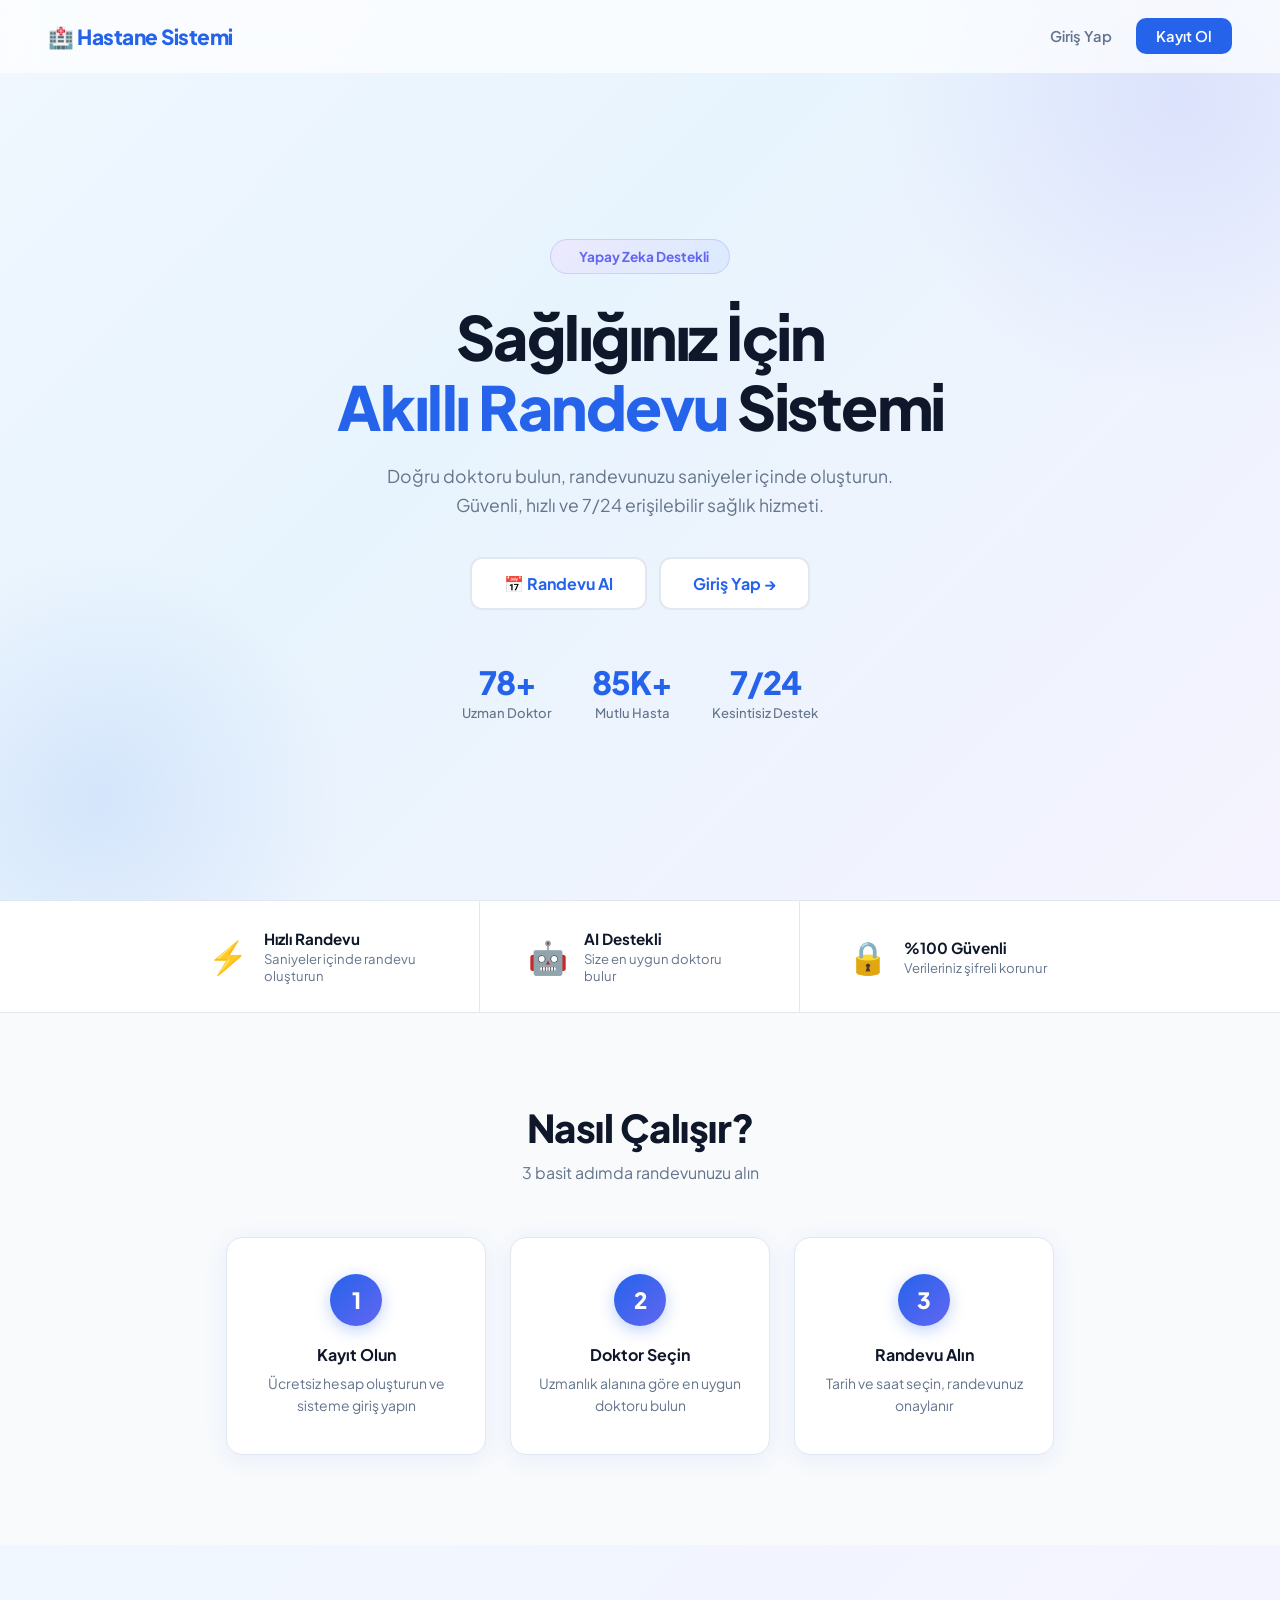
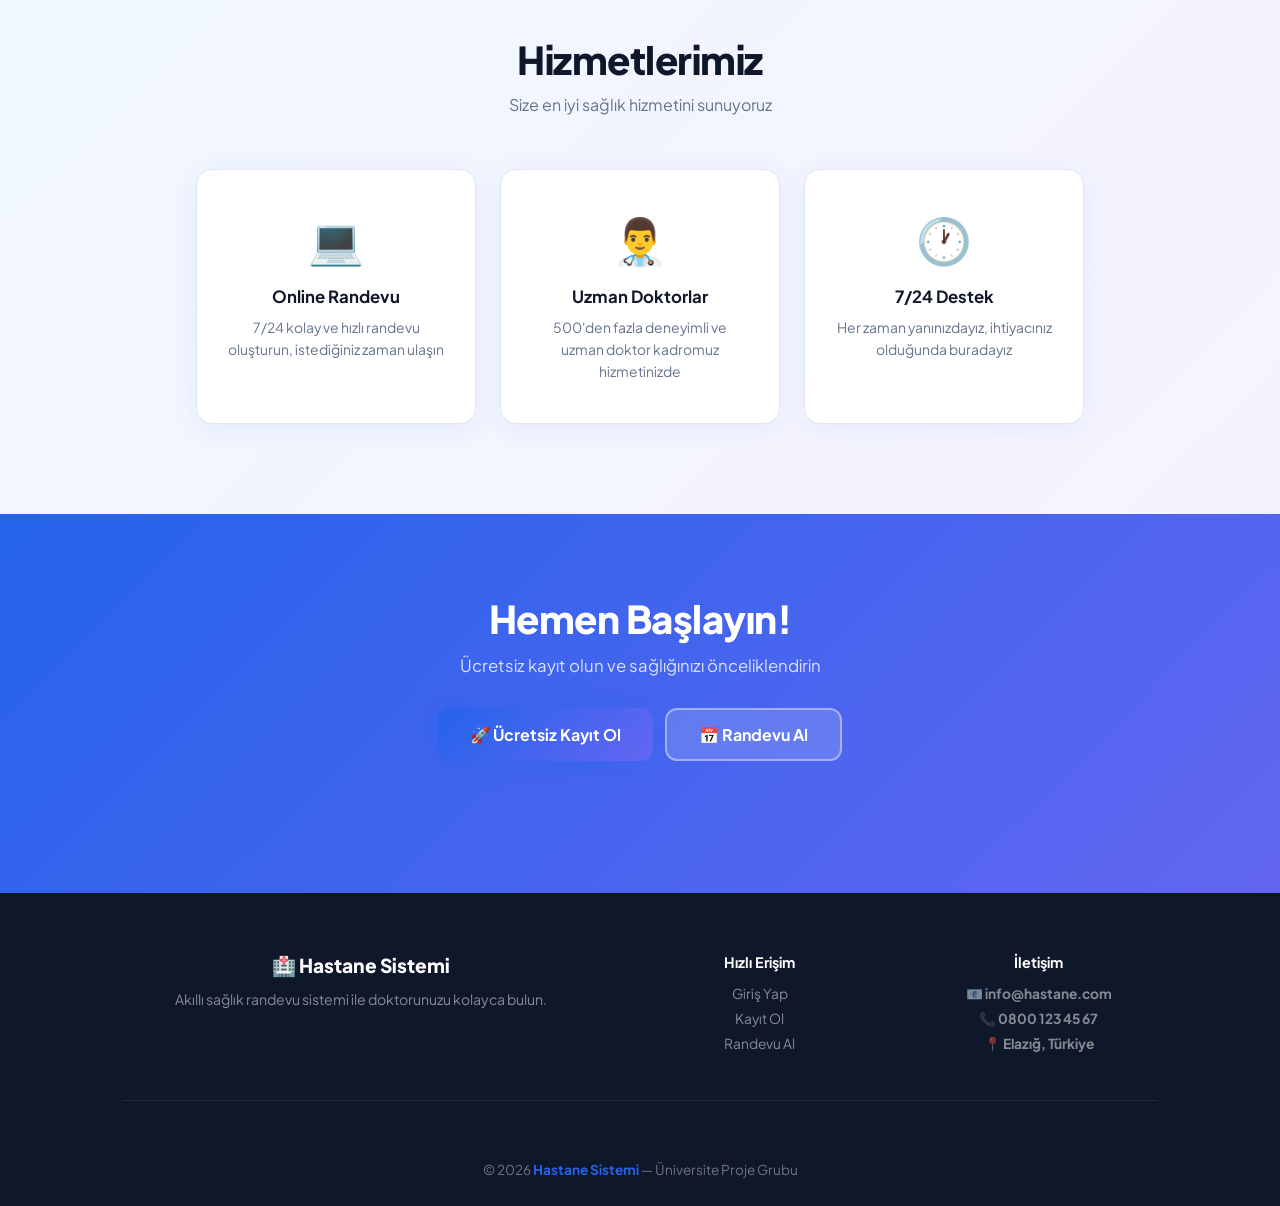
<file: index.html>
<!DOCTYPE html>
<html lang="tr">

<head>
  <meta charset="UTF-8">
  <meta name="viewport" content="width=device-width, initial-scale=1.0">
  <title>Hastane Sistemi - Akıllı Randevu</title>
  <link rel="stylesheet" href="css/stil.css">
  <link rel="preconnect" href="https://fonts.googleapis.com">
  <link href="https://fonts.googleapis.com/css2?family=Plus+Jakarta+Sans:wght@400;500;600;700;800&display=swap"
    rel="stylesheet">
</head>

<body>


  <div class="navbar" id="navbar">
    <h2>🏥 Hastane Sistemi</h2>
    <div class="navbar-links" id="navLinks">
      <!-- JS ile doldurulacak -->
    </div>
  </div>


  <section class="hero">
    <div class="hero-content">
      <div class="hero-badge">
        <span></span> Yapay Zeka Destekli
      </div>
      <h1>Sağlığınız İçin<br><span>Akıllı Randevu</span> Sistemi</h1>
      <p>Doğru doktoru bulun, randevunuzu saniyeler içinde oluşturun. Güvenli, hızlı ve 7/24 erişilebilir sağlık
        hizmeti.</p>

      <div class="cta-group" id="heroCta">

      </div>

      <div class="hero-stats">
        <div class="hero-stat">
          <span class="hero-stat-num" data-target="78">0</span>
          <div class="hero-stat-label">Uzman Doktor</div>
        </div>
        <div class="hero-stat">
          <span class="hero-stat-num" data-target="84509">0</span>
          <div class="hero-stat-label">Mutlu Hasta</div>
        </div>
        <div class="hero-stat">
          <span class="hero-stat-num" id="support-stat">7/24</span>
          <div class="hero-stat-label">Kesintisiz Destek</div>
        </div>
      </div>
    </div>
  </section>


  <div class="features-strip">
    <div class="feature-item">
      <span>⚡</span>
      <div>
        <h4>Hızlı Randevu</h4>
        <p>Saniyeler içinde randevu oluşturun</p>
      </div>
    </div>
    <div class="feature-item">
      <span>🤖</span>
      <div>
        <h4>AI Destekli</h4>
        <p>Size en uygun doktoru bulur</p>
      </div>
    </div>
    <div class="feature-item">
      <span>🔒</span>
      <div>
        <h4>%100 Güvenli</h4>
        <p>Verileriniz şifreli korunur</p>
      </div>
    </div>
  </div>


  <section class="how-it-works reveal">
    <h2>Nasıl Çalışır?</h2>
    <p class="section-sub">3 basit adımda randevunuzu alın</p>

    <div class="steps-row">
      <div class="step">
        <div class="step-num">1</div>
        <h4>Kayıt Olun</h4>
        <p>Ücretsiz hesap oluşturun ve sisteme giriş yapın</p>
      </div>
      <div class="step">
        <div class="step-num">2</div>
        <h4>Doktor Seçin</h4>
        <p>Uzmanlık alanına göre en uygun doktoru bulun</p>
      </div>
      <div class="step">
        <div class="step-num">3</div>
        <h4>Randevu Alın</h4>
        <p>Tarih ve saat seçin, randevunuz onaylanır</p>
      </div>
    </div>
  </section>


  <section class="services reveal">
    <h2>Hizmetlerimiz</h2>
    <p class="section-sub">Size en iyi sağlık hizmetini sunuyoruz</p>

    <div class="services-container">
      <div class="service-card">
        <div class="icon">💻</div>
        <h3>Online Randevu</h3>
        <p>7/24 kolay ve hızlı randevu oluşturun, istediğiniz zaman ulaşın</p>
      </div>
      <div class="service-card">
        <div class="icon">👨‍⚕️</div>
        <h3>Uzman Doktorlar</h3>
        <p>500'den fazla deneyimli ve uzman doktor kadromuz hizmetinizde</p>
      </div>
      <div class="service-card">
        <div class="icon">🕐</div>
        <h3>7/24 Destek</h3>
        <p>Her zaman yanınızdayız, ihtiyacınız olduğunda buradayız</p>
      </div>
    </div>
  </section>



  <section class="cta-banner reveal" id="ctaBanner">
    <div class="cta-banner-inner">
      <h2 id="ctaBannerTitle">Hemen Başlayın!</h2>
      <p id="ctaBannerDesc">Ücretsiz kayıt olun ve sağlığınızı önceliklendirin</p>
      <div class="cta-group" id="ctaBannerBtns">

      </div>
    </div>
  </section>


  <footer>
    <div class="footer-content">
      <div class="footer-top">
        <div class="footer-brand">
          <h3>🏥 Hastane Sistemi</h3>
          <p>Akıllı sağlık randevu sistemi ile doktorunuzu kolayca bulun.</p>
        </div>
        <div class="footer-links-group">
          <h4>Hızlı Erişim</h4>
          <a href="pages/giris.html">Giriş Yap</a>
          <a href="pages/kayit.html">Kayıt Ol</a>
          <a href="pages/randevu.html">Randevu Al</a>
        </div>
        <div class="footer-links-group">
          <h4>İletişim</h4>
          <span>📧 info@hastane.com</span>
          <span>📞 0800 123 45 67</span>
          <span>📍 Elazığ, Türkiye</span>
        </div>
      </div>
      <div class="footer-bottom">
        <p>© 2026 <span>Hastane Sistemi</span> — Üniversite Proje Grubu</p>
      </div>
    </div>
  </footer>


  <script src="js/api.js"></script>
  <script>
    buildNavbar('home', false);


    (function updatePageCTAs() {
      const isLogged = AuthAPI.isLoggedIn();
      const userName = localStorage.getItem('userName') || 'Kullanıcı';


      const heroCta = document.getElementById('heroCta');
      if (isLogged) {
        heroCta.innerHTML = `
          <button class="cta-outline" onclick="goRandevuPage()">📅 Randevu Al</button>
          <button class="cta-outline" onclick="window.location.href='pages/randevularim.html'">📋 Randevularım</button>
        `;
      } else {
        heroCta.innerHTML = `
          <button class="cta-outline" onclick="goRandevuPage()">📅 Randevu Al</button>
          <button class="cta-outline" onclick="window.location.href='pages/giris.html'">Giriş Yap →</button>
        `;
      }

      // Bottom CTA Banner
      const ctaBannerTitle = document.getElementById('ctaBannerTitle');
      const ctaBannerDesc = document.getElementById('ctaBannerDesc');
      const ctaBannerBtns = document.getElementById('ctaBannerBtns');
      if (isLogged) {
        ctaBannerTitle.textContent = `Hoş Geldiniz, ${userName}!`;
        ctaBannerDesc.textContent = 'Yeni randevu alın veya mevcut randevularınızı görüntüleyin.';
        ctaBannerBtns.innerHTML = `
          <button class="cta" onclick="goRandevuPage()">📅 Yeni Randevu Al</button>
          <button class="cta-outline" style="background:rgba(255,255,255,0.15);color:white;border-color:rgba(255,255,255,0.4);" onclick="window.location.href='pages/randevularim.html'">📋 Randevularım</button>
        `;
      } else {
        ctaBannerBtns.innerHTML = `
          <button class="cta" onclick="window.location.href='pages/kayit.html'">🚀 Ücretsiz Kayıt Ol</button>
          <button class="cta-outline" style="background:rgba(255,255,255,0.15);color:white;border-color:rgba(255,255,255,0.4);" onclick="goRandevuPage()">📅 Randevu Al</button>
        `;
      }
    })();
  </script>
  <script>
    // Navbar scroll effect
    const navbar = document.getElementById('navbar');
    window.addEventListener('scroll', () => {
      navbar.classList.toggle('scrolled', window.scrollY > 30);
    });

    // Reveal animation
    const reveals = document.querySelectorAll('.reveal');
    const observer = new IntersectionObserver((entries) => {
      entries.forEach(entry => {
        if (entry.isIntersecting) entry.target.classList.add('visible');
      });
    }, { threshold: 0.12 });
    reveals.forEach(el => observer.observe(el));

    // Counter animation
    function animateCounter(el, target, suffix = '') {
      let current = 0;
      const step = Math.ceil(target / 60);
      const timer = setInterval(() => {
        current += step;
        if (current >= target) {
          current = target;
          clearInterval(timer);
        }
        if (target >= 1000) {
          el.textContent = (current / 1000).toFixed(0) + 'K+';
        } else {
          el.textContent = current + '+';
        }
      }, 25);
    }

    const counterEls = document.querySelectorAll('[data-target]');
    const counterObs = new IntersectionObserver((entries) => {
      entries.forEach(entry => {
        if (entry.isIntersecting) {
          animateCounter(entry.target, parseInt(entry.target.dataset.target));
          counterObs.unobserve(entry.target);
        }
      });
    }, { threshold: 0.5 });
    counterEls.forEach(el => counterObs.observe(el));
  </script>
  <script>



    function goRandevuPage() {

      const token = localStorage.getItem("token");

      if (!token) {

        window.location.href = "pages/giris.html";

        return;
      }

      window.location.href = "pages/randevu.html";
    }

  </script>
</body>

</html>
</file>
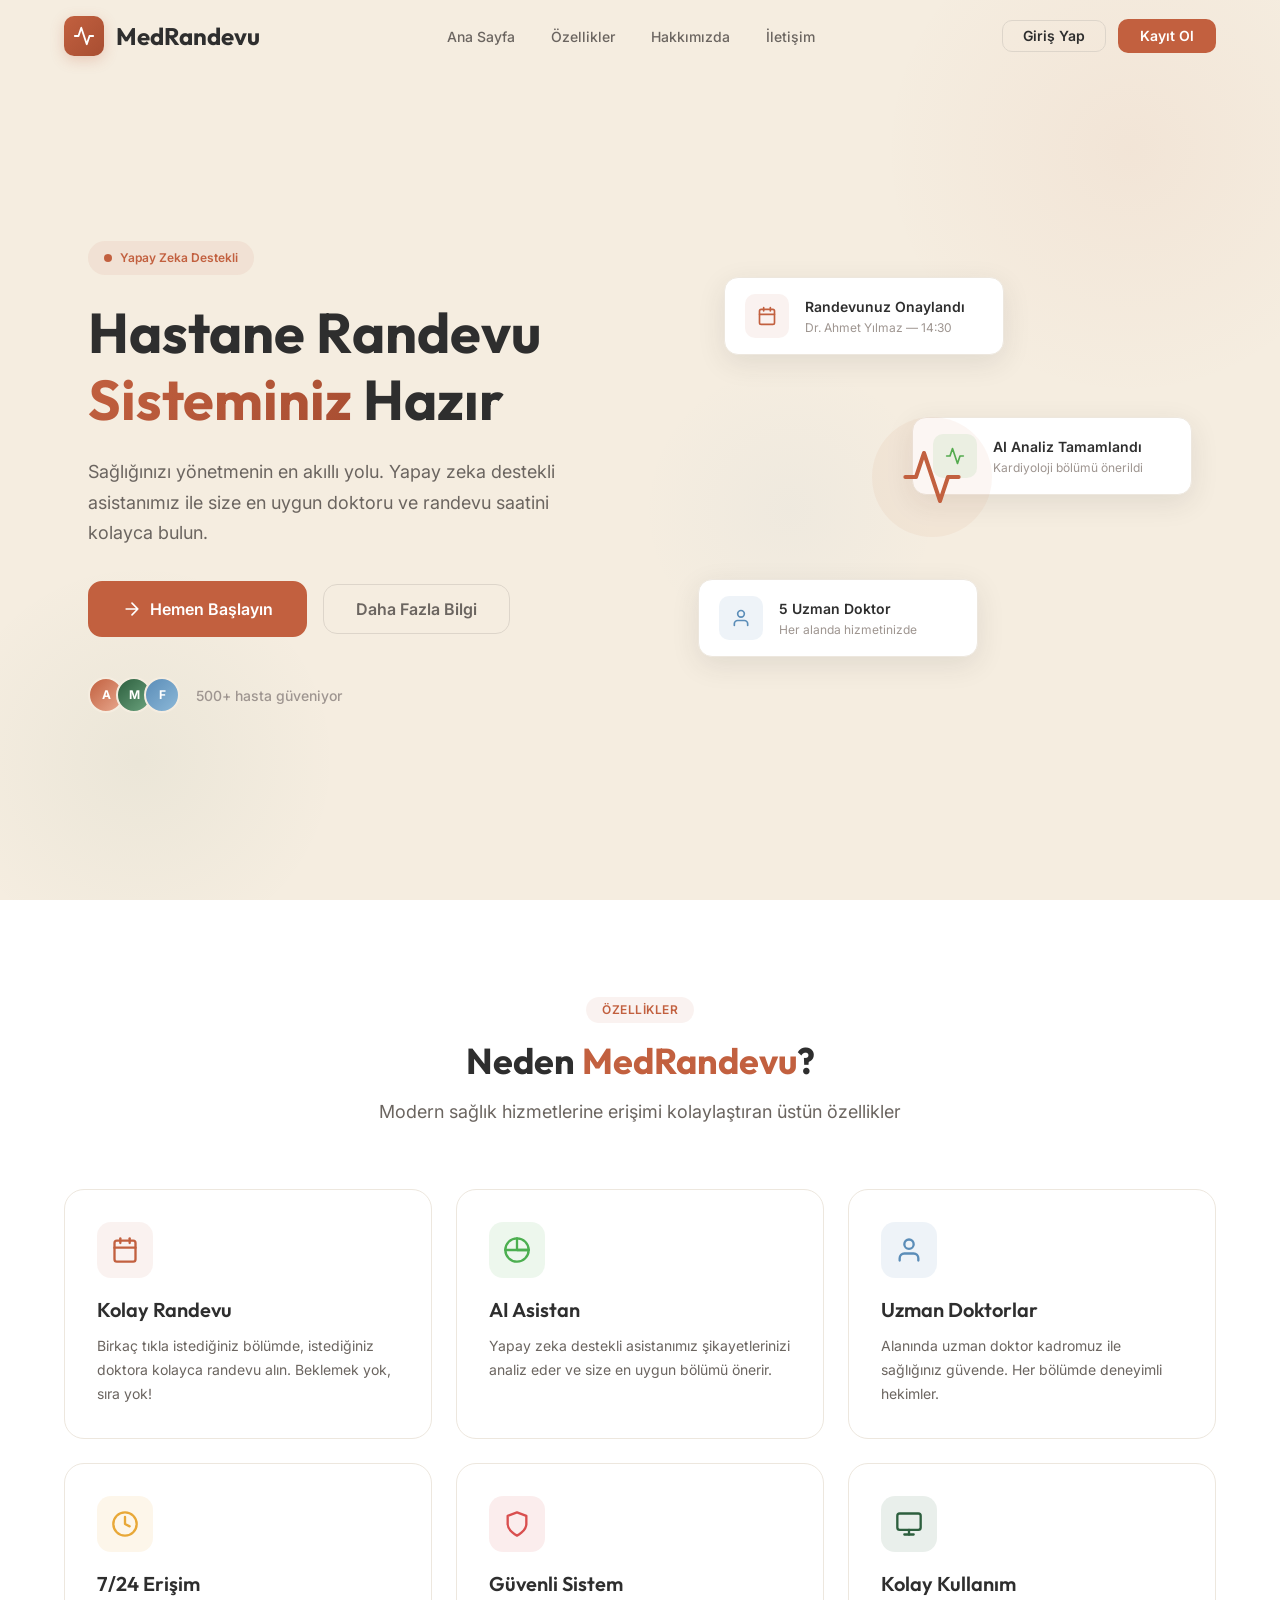
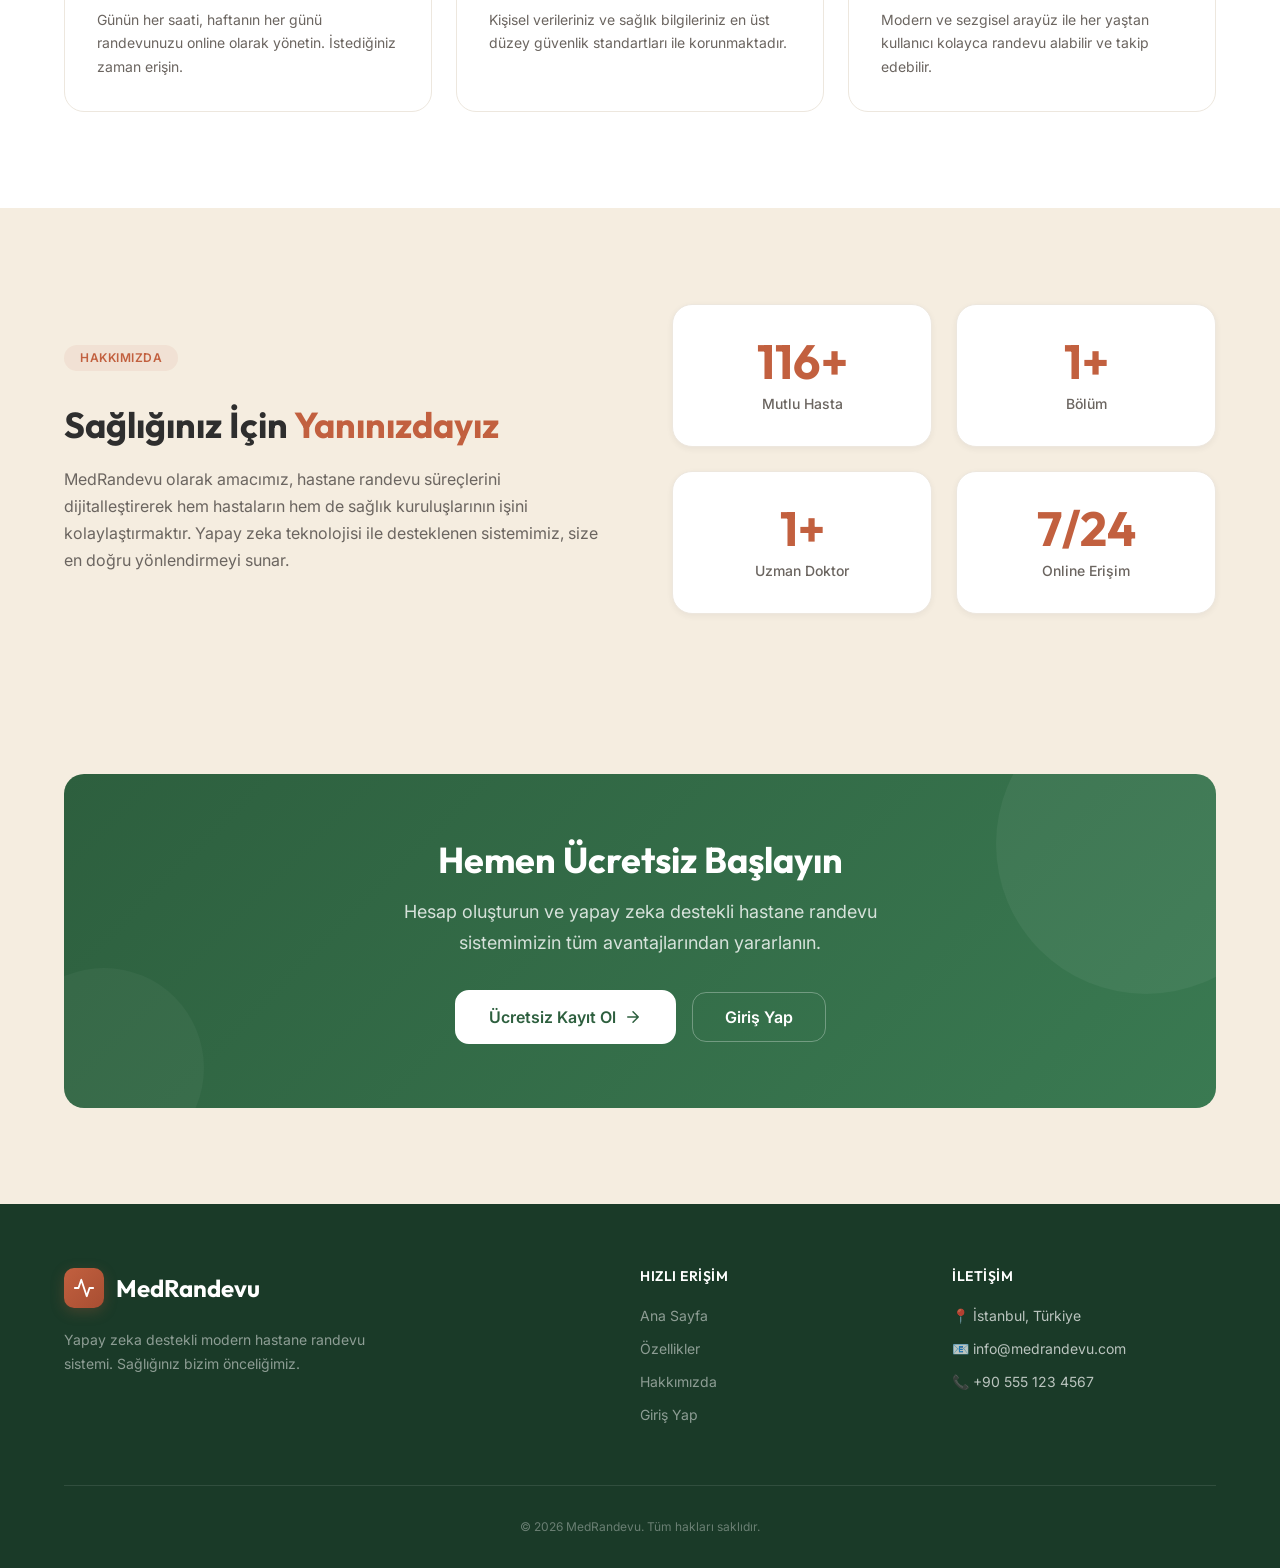
<file: Frontend/index.html>
<!DOCTYPE html>
<html lang="tr">
<head>
  <meta charset="UTF-8">
  <meta name="viewport" content="width=device-width, initial-scale=1.0">
  <title>MedRandevu — Yapay Zeka Destekli Hastane Randevu Sistemi</title>
  <meta name="description" content="MedRandevu ile yapay zeka destekli hastane randevu sistemi. Kolayca randevu alın, doktorlarınızı seçin ve sağlığınızı yönetin.">
  <meta name="google-site-verification" content="fwBafprn-5Q-JH0O7auoycgmsAd3ghsMyKFMtNMBwKo" />

  <link rel="stylesheet" href="css/variables.css">
  <link rel="stylesheet" href="css/base.css">
  <link rel="stylesheet" href="css/components.css">
  <link rel="stylesheet" href="css/pages.css">
</head>
<body>

  <!-- ═══════════════════════════════════════════
       NAVBAR
       ═══════════════════════════════════════════ -->
  <nav class="landing-nav" id="landing-nav">
    <div class="landing-nav-inner">
      <a href="index.html" class="landing-logo">
        <div class="landing-logo-icon">
          <svg xmlns="http://www.w3.org/2000/svg" width="22" height="22" viewBox="0 0 24 24" fill="none" stroke="currentColor" stroke-width="2" stroke-linecap="round" stroke-linejoin="round">
            <path d="M22 12h-4l-3 9L9 3l-3 9H2"/>
          </svg>
        </div>
        <span>MedRandevu</span>
      </a>

      <ul class="landing-nav-links" id="nav-links">
        <li><a href="#hero">Ana Sayfa</a></li>
        <li><a href="#features">Özellikler</a></li>
        <li><a href="#stats">Hakkımızda</a></li>
        <li><a href="#contact">İletişim</a></li>
      </ul>

      <div class="landing-nav-actions">
        <a href="login.html" class="btn btn-outline-light btn-nav">Giriş Yap</a>
        <a href="register.html" class="btn btn-primary btn-nav">Kayıt Ol</a>
      </div>

      <!-- Mobile Menu Toggle -->
      <button class="mobile-menu-toggle" id="mobile-menu-toggle" aria-label="Menüyü aç/kapat">
        <span></span>
        <span></span>
        <span></span>
      </button>
    </div>
  </nav>

  <!-- ═══════════════════════════════════════════
       HERO SECTION
       ═══════════════════════════════════════════ -->
  <section class="hero-section" id="hero">
    <div class="hero-bg-shapes">
      <div class="hero-shape hero-shape-1"></div>
      <div class="hero-shape hero-shape-2"></div>
      <div class="hero-shape hero-shape-3"></div>
    </div>

    <div class="hero-content">
      <div class="hero-text">
        <div class="hero-badge">
          <span class="hero-badge-dot"></span>
          Yapay Zeka Destekli
        </div>
        <h1>Hastane Randevu <br><span class="hero-highlight">Sisteminiz</span> Hazır</h1>
        <p>Sağlığınızı yönetmenin en akıllı yolu. Yapay zeka destekli asistanımız ile size en uygun doktoru ve randevu saatini kolayca bulun.</p>
        <div class="hero-actions">
          <a href="register.html" class="btn btn-primary btn-xl" id="hero-cta">
            <svg xmlns="http://www.w3.org/2000/svg" width="20" height="20" viewBox="0 0 24 24" fill="none" stroke="currentColor" stroke-width="2" stroke-linecap="round" stroke-linejoin="round">
              <path d="M5 12h14M12 5l7 7-7 7"/>
            </svg>
            Hemen Başlayın
          </a>
          <a href="#features" class="btn btn-ghost btn-xl">
            Daha Fazla Bilgi
          </a>
        </div>
        <div class="hero-trust">
          <div class="hero-trust-avatars">
            <div class="hero-avatar" style="background: linear-gradient(135deg, #C2603F, #E8A88E);">A</div>
            <div class="hero-avatar" style="background: linear-gradient(135deg, #2D5F3E, #6BA37E);">M</div>
            <div class="hero-avatar" style="background: linear-gradient(135deg, #5B8DB8, #8CB8D8);">F</div>
          </div>
          <span>500+ hasta güveniyor</span>
        </div>
      </div>

      <div class="hero-visual">
        <div class="hero-card-stack">
          <!-- Floating Card 1: Randevu -->
          <div class="hero-float-card hero-float-card-1">
            <div class="hero-float-icon" style="background: var(--clr-primary-bg); color: var(--clr-primary);">
              <svg xmlns="http://www.w3.org/2000/svg" width="20" height="20" viewBox="0 0 24 24" fill="none" stroke="currentColor" stroke-width="2" stroke-linecap="round" stroke-linejoin="round">
                <rect x="3" y="4" width="18" height="18" rx="2" ry="2"/><line x1="16" y1="2" x2="16" y2="6"/><line x1="8" y1="2" x2="8" y2="6"/><line x1="3" y1="10" x2="21" y2="10"/>
              </svg>
            </div>
            <div>
              <strong>Randevunuz Onaylandı</strong>
              <small>Dr. Ahmet Yılmaz — 14:30</small>
            </div>
          </div>

          <!-- Floating Card 2: AI -->
          <div class="hero-float-card hero-float-card-2">
            <div class="hero-float-icon" style="background: var(--clr-success-bg); color: var(--clr-success);">
              <svg xmlns="http://www.w3.org/2000/svg" width="20" height="20" viewBox="0 0 24 24" fill="none" stroke="currentColor" stroke-width="2" stroke-linecap="round" stroke-linejoin="round">
                <path d="M22 12h-4l-3 9L9 3l-3 9H2"/>
              </svg>
            </div>
            <div>
              <strong>AI Analiz Tamamlandı</strong>
              <small>Kardiyoloji bölümü önerildi</small>
            </div>
          </div>

          <!-- Floating Card 3: Doctor -->
          <div class="hero-float-card hero-float-card-3">
            <div class="hero-float-icon" style="background: rgba(91,141,184,0.1); color: var(--clr-info);">
              <svg xmlns="http://www.w3.org/2000/svg" width="20" height="20" viewBox="0 0 24 24" fill="none" stroke="currentColor" stroke-width="2" stroke-linecap="round" stroke-linejoin="round">
                <path d="M20 21v-2a4 4 0 0 0-4-4H8a4 4 0 0 0-4 4v2"/><circle cx="12" cy="7" r="4"/>
              </svg>
            </div>
            <div>
              <strong>5 Uzman Doktor</strong>
              <small>Her alanda hizmetinizde</small>
            </div>
          </div>

          <!-- Central Pulse Animation -->
          <div class="hero-pulse-ring">
            <svg xmlns="http://www.w3.org/2000/svg" width="64" height="64" viewBox="0 0 24 24" fill="none" stroke="var(--clr-primary)" stroke-width="1.5" stroke-linecap="round" stroke-linejoin="round">
              <path d="M22 12h-4l-3 9L9 3l-3 9H2"/>
            </svg>
          </div>
        </div>
      </div>
    </div>
  </section>

  <!-- ═══════════════════════════════════════════
       FEATURES SECTION
       ═══════════════════════════════════════════ -->
  <section class="features-section" id="features">
    <div class="section-container">
      <div class="section-header">
        <span class="section-tag">Özellikler</span>
        <h2>Neden <span class="text-primary">MedRandevu</span>?</h2>
        <p>Modern sağlık hizmetlerine erişimi kolaylaştıran üstün özellikler</p>
      </div>

      <div class="features-grid">
        <!-- Feature 1 -->
        <div class="feature-card">
          <div class="feature-icon" style="background: var(--clr-primary-bg); color: var(--clr-primary);">
            <svg xmlns="http://www.w3.org/2000/svg" width="28" height="28" viewBox="0 0 24 24" fill="none" stroke="currentColor" stroke-width="2" stroke-linecap="round" stroke-linejoin="round">
              <rect x="3" y="4" width="18" height="18" rx="2" ry="2"/><line x1="16" y1="2" x2="16" y2="6"/><line x1="8" y1="2" x2="8" y2="6"/><line x1="3" y1="10" x2="21" y2="10"/>
            </svg>
          </div>
          <h3>Kolay Randevu</h3>
          <p>Birkaç tıkla istediğiniz bölümde, istediğiniz doktora kolayca randevu alın. Beklemek yok, sıra yok!</p>
        </div>

        <!-- Feature 2 -->
        <div class="feature-card">
          <div class="feature-icon" style="background: var(--clr-success-bg); color: var(--clr-success);">
            <svg xmlns="http://www.w3.org/2000/svg" width="28" height="28" viewBox="0 0 24 24" fill="none" stroke="currentColor" stroke-width="2" stroke-linecap="round" stroke-linejoin="round">
              <path d="M12 2a10 10 0 1 0 10 10H12V2z"/><path d="M12 2a10 10 0 0 1 10 10"/><line x1="2" y1="12" x2="22" y2="12"/>
            </svg>
          </div>
          <h3>AI Asistan</h3>
          <p>Yapay zeka destekli asistanımız şikayetlerinizi analiz eder ve size en uygun bölümü önerir.</p>
        </div>

        <!-- Feature 3 -->
        <div class="feature-card">
          <div class="feature-icon" style="background: rgba(91,141,184,0.1); color: var(--clr-info);">
            <svg xmlns="http://www.w3.org/2000/svg" width="28" height="28" viewBox="0 0 24 24" fill="none" stroke="currentColor" stroke-width="2" stroke-linecap="round" stroke-linejoin="round">
              <path d="M20 21v-2a4 4 0 0 0-4-4H8a4 4 0 0 0-4 4v2"/><circle cx="12" cy="7" r="4"/>
            </svg>
          </div>
          <h3>Uzman Doktorlar</h3>
          <p>Alanında uzman doktor kadromuz ile sağlığınız güvende. Her bölümde deneyimli hekimler.</p>
        </div>

        <!-- Feature 4 -->
        <div class="feature-card">
          <div class="feature-icon" style="background: var(--clr-warning-bg); color: var(--clr-warning);">
            <svg xmlns="http://www.w3.org/2000/svg" width="28" height="28" viewBox="0 0 24 24" fill="none" stroke="currentColor" stroke-width="2" stroke-linecap="round" stroke-linejoin="round">
              <circle cx="12" cy="12" r="10"/><polyline points="12 6 12 12 16 14"/>
            </svg>
          </div>
          <h3>7/24 Erişim</h3>
          <p>Günün her saati, haftanın her günü randevunuzu online olarak yönetin. İstediğiniz zaman erişin.</p>
        </div>

        <!-- Feature 5 -->
        <div class="feature-card">
          <div class="feature-icon" style="background: var(--clr-danger-bg); color: var(--clr-danger);">
            <svg xmlns="http://www.w3.org/2000/svg" width="28" height="28" viewBox="0 0 24 24" fill="none" stroke="currentColor" stroke-width="2" stroke-linecap="round" stroke-linejoin="round">
              <path d="M12 22s8-4 8-10V5l-8-3-8 3v7c0 6 8 10 8 10z"/>
            </svg>
          </div>
          <h3>Güvenli Sistem</h3>
          <p>Kişisel verileriniz ve sağlık bilgileriniz en üst düzey güvenlik standartları ile korunmaktadır.</p>
        </div>

        <!-- Feature 6 -->
        <div class="feature-card">
          <div class="feature-icon" style="background: rgba(45,95,62,0.1); color: var(--clr-secondary);">
            <svg xmlns="http://www.w3.org/2000/svg" width="28" height="28" viewBox="0 0 24 24" fill="none" stroke="currentColor" stroke-width="2" stroke-linecap="round" stroke-linejoin="round">
              <rect x="2" y="3" width="20" height="14" rx="2" ry="2"/><line x1="8" y1="21" x2="16" y2="21"/><line x1="12" y1="17" x2="12" y2="21"/>
            </svg>
          </div>
          <h3>Kolay Kullanım</h3>
          <p>Modern ve sezgisel arayüz ile her yaştan kullanıcı kolayca randevu alabilir ve takip edebilir.</p>
        </div>
      </div>
    </div>
  </section>

  <!-- ═══════════════════════════════════════════
       STATS SECTION
       ═══════════════════════════════════════════ -->
  <section class="stats-section" id="stats">
    <div class="section-container">
      <div class="stats-content">
        <div class="stats-text">
          <span class="section-tag">Hakkımızda</span>
          <h2>Sağlığınız İçin <span class="text-primary">Yanınızdayız</span></h2>
          <p>MedRandevu olarak amacımız, hastane randevu süreçlerini dijitalleştirerek hem hastaların hem de sağlık kuruluşlarının işini kolaylaştırmaktır. Yapay zeka teknolojisi ile desteklenen sistemimiz, size en doğru yönlendirmeyi sunar.</p>
        </div>
        <div class="stats-numbers">
          <div class="stat-block">
            <div class="stat-number" data-target="500">0</div>
            <div class="stat-desc">Mutlu Hasta</div>
          </div>
          <div class="stat-block">
            <div class="stat-number" data-target="5">0</div>
            <div class="stat-desc">Bölüm</div>
          </div>
          <div class="stat-block">
            <div class="stat-number" data-target="5">0</div>
            <div class="stat-desc">Uzman Doktor</div>
          </div>
          <div class="stat-block">
            <div class="stat-number stat-text" data-target="7/24">7/24</div>
            <div class="stat-desc">Online Erişim</div>
          </div>
        </div>
      </div>
    </div>
  </section>

  <!-- ═══════════════════════════════════════════
       CTA SECTION
       ═══════════════════════════════════════════ -->
  <section class="cta-section">
    <div class="section-container">
      <div class="cta-card">
        <div class="cta-content">
          <h2>Hemen Ücretsiz Başlayın</h2>
          <p>Hesap oluşturun ve yapay zeka destekli hastane randevu sistemimizin tüm avantajlarından yararlanın.</p>
          <div class="cta-actions">
            <a href="register.html" class="btn btn-white btn-xl">
              Ücretsiz Kayıt Ol
              <svg xmlns="http://www.w3.org/2000/svg" width="18" height="18" viewBox="0 0 24 24" fill="none" stroke="currentColor" stroke-width="2" stroke-linecap="round" stroke-linejoin="round">
                <path d="M5 12h14M12 5l7 7-7 7"/>
              </svg>
            </a>
            <a href="login.html" class="btn btn-ghost-white btn-xl">Giriş Yap</a>
          </div>
        </div>
      </div>
    </div>
  </section>

  <!-- ═══════════════════════════════════════════
       FOOTER
       ═══════════════════════════════════════════ -->
  <footer class="landing-footer" id="contact">
    <div class="section-container">
      <div class="footer-grid">
        <div class="footer-brand">
          <div class="landing-logo">
            <div class="landing-logo-icon">
              <svg xmlns="http://www.w3.org/2000/svg" width="22" height="22" viewBox="0 0 24 24" fill="none" stroke="currentColor" stroke-width="2" stroke-linecap="round" stroke-linejoin="round">
                <path d="M22 12h-4l-3 9L9 3l-3 9H2"/>
              </svg>
            </div>
            <span>MedRandevu</span>
          </div>
          <p>Yapay zeka destekli modern hastane randevu sistemi. Sağlığınız bizim önceliğimiz.</p>
        </div>

        <div class="footer-links-group">
          <h4>Hızlı Erişim</h4>
          <ul>
            <li><a href="#hero">Ana Sayfa</a></li>
            <li><a href="#features">Özellikler</a></li>
            <li><a href="#stats">Hakkımızda</a></li>
            <li><a href="login.html">Giriş Yap</a></li>
          </ul>
        </div>

        <div class="footer-links-group">
          <h4>İletişim</h4>
          <ul>
            <li>📍 İstanbul, Türkiye</li>
            <li>📧 info@medrandevu.com</li>
            <li>📞 +90 555 123 4567</li>
          </ul>
        </div>
      </div>

      <div class="footer-bottom">
        <p>&copy; 2026 MedRandevu. Tüm hakları saklıdır.</p>
      </div>
    </div>
  </footer>

  <script>
    // ── Navbar scroll effect ──
    const nav = document.getElementById('landing-nav');
    window.addEventListener('scroll', () => {
      nav.classList.toggle('scrolled', window.scrollY > 50);
    });

    // ── Mobile menu toggle ──
    const mobileToggle = document.getElementById('mobile-menu-toggle');
    const navLinks = document.getElementById('nav-links');
    mobileToggle.addEventListener('click', () => {
      mobileToggle.classList.toggle('active');
      navLinks.classList.toggle('mobile-open');
    });

    // Close mobile menu when clicking a link
    navLinks.querySelectorAll('a').forEach(link => {
      link.addEventListener('click', () => {
        mobileToggle.classList.remove('active');
        navLinks.classList.remove('mobile-open');
      });
    });

    // ── Smooth scroll for anchor links ──
    document.querySelectorAll('a[href^="#"]').forEach(anchor => {
      anchor.addEventListener('click', function (e) {
        e.preventDefault();
        const target = document.querySelector(this.getAttribute('href'));
        if (target) {
          target.scrollIntoView({ behavior: 'smooth', block: 'start' });
        }
      });
    });

    // ── Counter animation ──
    const counters = document.querySelectorAll('.stat-number[data-target]');
    const observerOptions = { threshold: 0.5 };

    const counterObserver = new IntersectionObserver((entries) => {
      entries.forEach(entry => {
        if (entry.isIntersecting) {
          const el = entry.target;
          if (el.classList.contains('stat-text')) return;
          const target = parseInt(el.getAttribute('data-target'));
          const duration = 2000;
          const increment = target / (duration / 16);
          let current = 0;

          const updateCounter = () => {
            current += increment;
            if (current < target) {
              el.textContent = Math.floor(current) + '+';
              requestAnimationFrame(updateCounter);
            } else {
              el.textContent = target + '+';
            }
          };
          updateCounter();
          counterObserver.unobserve(el);
        }
      });
    }, observerOptions);

    counters.forEach(counter => counterObserver.observe(counter));

    // ── Fade-in on scroll ──
    const fadeElements = document.querySelectorAll('.feature-card, .stat-block, .cta-card');
    const fadeObserver = new IntersectionObserver((entries) => {
      entries.forEach(entry => {
        if (entry.isIntersecting) {
          entry.target.classList.add('visible');
          fadeObserver.unobserve(entry.target);
        }
      });
    }, { threshold: 0.15 });

    fadeElements.forEach(el => fadeObserver.observe(el));
  </script>

</body>
</html>
</file>
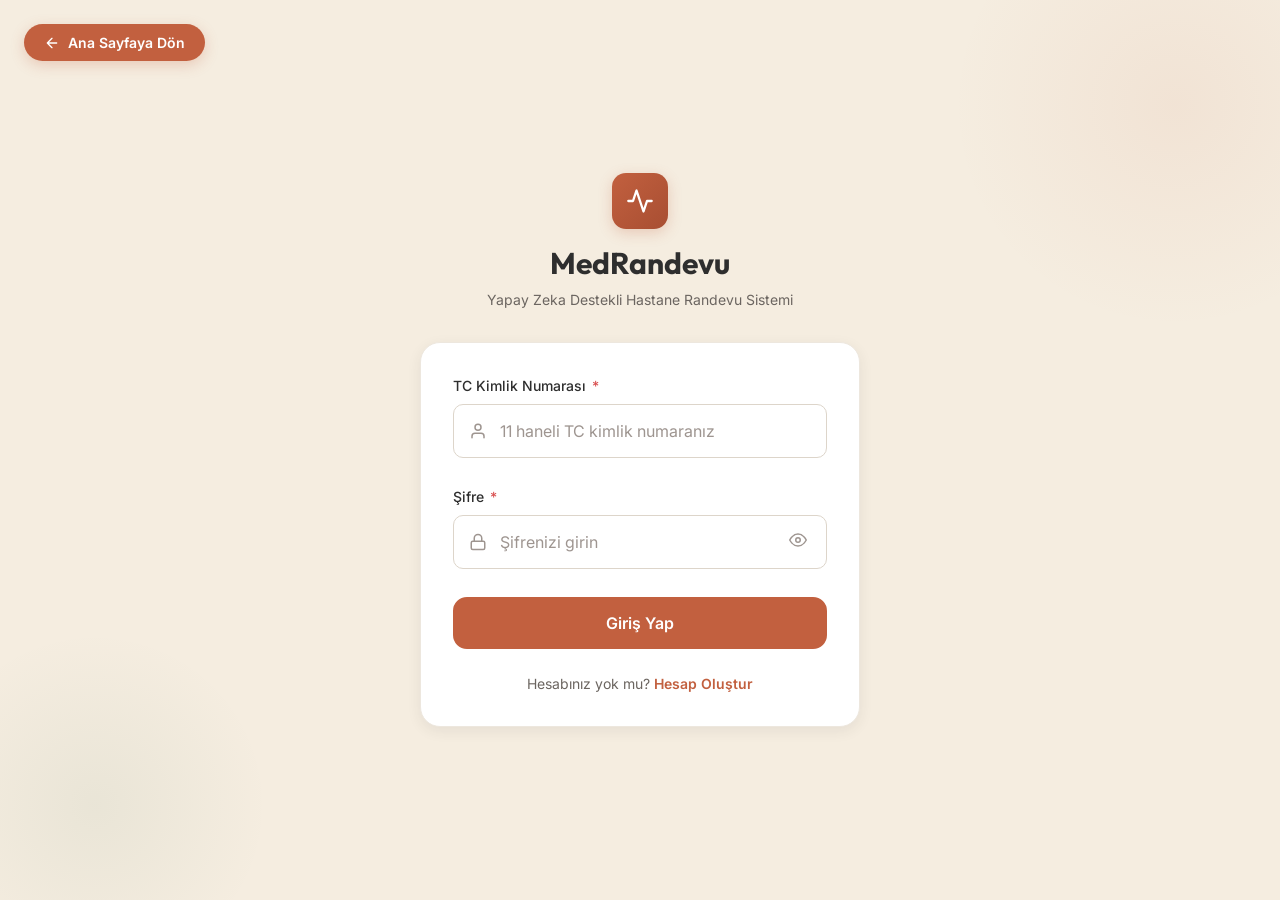
<file: Frontend/departments.html>
<!DOCTYPE html>
<html lang="tr">
<head>
  <meta charset="UTF-8">
  <meta name="viewport" content="width=device-width, initial-scale=1.0">
  <title>MedRandevu — Bölümler</title>
  <meta name="description" content="Hastane bölümlerini, klinikleri ve doktorları keşfedin.">

  <link rel="stylesheet" href="css/variables.css">
  <link rel="stylesheet" href="css/base.css">
  <link rel="stylesheet" href="css/components.css">
  <link rel="stylesheet" href="css/pages.css">
</head>
<body>

  <!-- ═══ Sidebar ═══ -->
  <aside class="sidebar">
    <div class="sidebar-logo">
      <h1>
        <span class="logo-icon">
          <svg xmlns="http://www.w3.org/2000/svg" width="20" height="20" viewBox="0 0 24 24" fill="none" stroke="currentColor" stroke-width="2.5"><path d="M22 12h-4l-3 9L9 3l-3 9H2"/></svg>
        </span>
        MedRandevu
      </h1>
    </div>
    <nav class="sidebar-nav">
      <span class="sidebar-nav-label">Ana Menü</span>
      <a href="dashboard.html" class="sidebar-link">
        <svg class="link-icon" xmlns="http://www.w3.org/2000/svg" viewBox="0 0 24 24" fill="none" stroke="currentColor" stroke-width="2"><path d="M3 9l9-7 9 7v11a2 2 0 0 1-2 2H5a2 2 0 0 1-2-2z"/><polyline points="9 22 9 12 15 12 15 22"/></svg>
        Ana Sayfa
      </a>
      <a href="book.html" class="sidebar-link">
        <svg class="link-icon" xmlns="http://www.w3.org/2000/svg" viewBox="0 0 24 24" fill="none" stroke="currentColor" stroke-width="2"><rect x="3" y="4" width="18" height="18" rx="2" ry="2"/><line x1="16" y1="2" x2="16" y2="6"/><line x1="8" y1="2" x2="8" y2="6"/><line x1="3" y1="10" x2="21" y2="10"/></svg>
        Randevu Al
      </a>
      <a href="appointments.html" class="sidebar-link">
        <svg class="link-icon" xmlns="http://www.w3.org/2000/svg" viewBox="0 0 24 24" fill="none" stroke="currentColor" stroke-width="2"><path d="M14 2H6a2 2 0 0 0-2 2v16a2 2 0 0 0 2 2h12a2 2 0 0 0 2-2V8z"/><polyline points="14 2 14 8 20 8"/><line x1="16" y1="13" x2="8" y2="13"/><line x1="16" y1="17" x2="8" y2="17"/></svg>
        Randevularım
      </a>
      <a href="departments.html" class="sidebar-link active">
        <svg class="link-icon" xmlns="http://www.w3.org/2000/svg" viewBox="0 0 24 24" fill="none" stroke="currentColor" stroke-width="2"><path d="M3 21h18"/><path d="M5 21V7l8-4v18"/><path d="M19 21V11l-6-4"/></svg>
        Bölümler
      </a>
    </nav>
    <div class="sidebar-footer">
      <div class="sidebar-user">
        <div class="sidebar-user-avatar">H</div>
        <div class="sidebar-user-info">
          <div class="sidebar-user-name">Hasta</div>
          <div class="sidebar-user-role">Hasta</div>
        </div>
        <button id="logout-btn" class="btn btn-ghost btn-icon" title="Çıkış Yap" style="color: var(--clr-danger);">
          <svg xmlns="http://www.w3.org/2000/svg" width="18" height="18" viewBox="0 0 24 24" fill="none" stroke="currentColor" stroke-width="2"><path d="M9 21H5a2 2 0 0 1-2-2V5a2 2 0 0 1 2-2h4"/><polyline points="16 17 21 12 16 7"/><line x1="21" y1="12" x2="9" y2="12"/></svg>
        </button>
      </div>
    </div>
  </aside>

  <!-- ═══ Main Content ═══ -->
  <main class="main-content">

    <div class="page-header">
      <h1 class="page-title">Bölümler & Doktorlar</h1>
      <p class="page-subtitle">Hastanemizin bölümlerini, kliniklerini ve doktorlarını keşfedin.</p>
    </div>

    <!-- Department Grid -->
    <div class="dept-grid" id="dept-grid">
      <div class="skeleton skeleton-card"></div>
      <div class="skeleton skeleton-card"></div>
      <div class="skeleton skeleton-card"></div>
    </div>

    <!-- Clinic Detail Panel (hidden initially) -->
    <div class="detail-panel" id="clinic-panel" style="display: none;">
      <div class="detail-panel-header">
        <h3 id="clinic-panel-title">Klinikler</h3>
        <button class="btn btn-ghost btn-sm" onclick="closeClinicPanel()">✕ Kapat</button>
      </div>
      <div class="detail-list" id="clinic-list"></div>
    </div>

    <!-- Doctor Detail Panel (hidden initially) -->
    <div class="detail-panel" id="doctor-panel" style="display: none;">
      <div class="detail-panel-header">
        <h3 id="doctor-panel-title">Doktorlar</h3>
        <button class="btn btn-ghost btn-sm" onclick="closeDoctorPanel()">✕ Kapat</button>
      </div>
      <div class="detail-list" id="doctor-list"></div>
    </div>

  </main>

  <script src="js/api.js"></script>
  <script src="js/auth.js"></script>
  <script>
    requireAuth();
    initSidebar();

    const deptColors = [
      'linear-gradient(90deg, #C2603F, #E8A88E)',
      'linear-gradient(90deg, #2D5F3E, #6BA37E)',
      'linear-gradient(90deg, #5B8DB8, #8FBEE0)',
      'linear-gradient(90deg, #E8A838, #F0C87A)',
      'linear-gradient(90deg, #D94F4F, #E88A8A)',
      'linear-gradient(90deg, #7B5EA7, #B09AD0)',
    ];

    const deptEmojis = ['🫀', '🦴', '🧠', '👁️', '🦷', '👶', '🫁', '🩻', '💊', '🏥'];

    // ── Load Departments ──
    async function loadDepartments() {
      try {
        const result = await DepartmentAPI.getAll();
        if (result.ok && result.data) {
          const grid = document.getElementById('dept-grid');
          grid.innerHTML = result.data.map((dept, i) => `
            <div class="dept-card" onclick="loadClinicsForDept(${dept.deptId}, '${dept.deptName}')">
              <div class="dept-card-color" style="background: ${deptColors[i % deptColors.length]};"></div>
              <div class="dept-card-body">
                <h4>${deptEmojis[i % deptEmojis.length]} ${dept.deptName}</h4>
                <p>Klinikleri ve doktorları görüntülemek için tıklayın</p>
              </div>
            </div>
          `).join('');
        }
      } catch (err) {
        showToast('Bölümler yüklenemedi: ' + err.message, 'danger');
      }
    }

    // ── Load Clinics for a Department ──
    async function loadClinicsForDept(depId, depName) {
      const panel = document.getElementById('clinic-panel');
      const list = document.getElementById('clinic-list');
      const title = document.getElementById('clinic-panel-title');

      title.textContent = `${depName} — Klinikler`;
      panel.style.display = 'block';
      list.innerHTML = '<div class="skeleton skeleton-card"></div>';

      // Close doctor panel
      closeDoctorPanel();

      try {
        const result = await ClinicAPI.getByDepId(depId);
        if (result.ok && result.data && result.data.length > 0) {
          list.innerHTML = result.data.map((clinic) => `
            <div class="card card-clickable" onclick="loadDoctorsForClinic(${clinic.clinicId}, '${clinic.clinicNumber}', '${depName}')">
              <div style="display: flex; align-items: center; gap: var(--sp-3);">
                <div style="width: 42px; height: 42px; border-radius: var(--radius-md); background-color: var(--clr-primary-bg); color: var(--clr-primary); display: flex; align-items: center; justify-content: center; font-size: 1.2rem;">🏥</div>
                <div>
                  <div style="font-weight: 600;">Klinik ${clinic.clinicNumber}</div>
                  <div style="font-size: 0.8rem; color: var(--clr-text-muted);">${depName}</div>
                </div>
              </div>
            </div>
          `).join('');
        } else {
          list.innerHTML = '<p style="color: var(--clr-text-muted); text-align: center; padding: var(--sp-6);">Bu bölümde klinik bulunamadı.</p>';
        }
      } catch (err) {
        list.innerHTML = '<p style="color: var(--clr-danger);">Yüklenirken hata oluştu.</p>';
      }

      // Smooth scroll to panel
      panel.scrollIntoView({ behavior: 'smooth', block: 'start' });
    }

    function closeClinicPanel() {
      document.getElementById('clinic-panel').style.display = 'none';
      closeDoctorPanel();
    }

    // ── Load Doctors for a Clinic ──
    async function loadDoctorsForClinic(clinicId, clinicNum, depName) {
      const panel = document.getElementById('doctor-panel');
      const list = document.getElementById('doctor-list');
      const title = document.getElementById('doctor-panel-title');

      title.textContent = `Klinik ${clinicNum} — Doktorlar`;
      panel.style.display = 'block';
      list.innerHTML = '<div class="skeleton skeleton-card"></div>';

      try {
        const result = await DoctorAPI.getByClinicId(clinicId);
        if (result.ok && result.data && result.data.length > 0) {
          list.innerHTML = result.data.map((doc) => `
            <div class="card">
              <div style="display: flex; align-items: center; gap: var(--sp-4);">
                <div style="width: 48px; height: 48px; border-radius: 50%; background: linear-gradient(135deg, var(--clr-secondary), var(--clr-secondary-light)); display: flex; align-items: center; justify-content: center; color: white; font-weight: 700; font-size: 1rem; flex-shrink: 0;">
                  ${doc.doctorName.charAt(0)}
                </div>
                <div style="flex: 1;">
                  <div style="font-weight: 600; font-size: 1rem;">${doc.doctorName}</div>
                  <div style="font-size: 0.85rem; color: var(--clr-text-secondary); margin-top: 2px;">${doc.specialization}</div>
                  <div style="font-size: 0.8rem; color: var(--clr-text-muted); margin-top: 6px; display: flex; gap: var(--sp-4);">
                    <span>📞 ${doc.phone}</span>
                    <span>📧 ${doc.email || '—'}</span>
                  </div>
                </div>
              </div>
            </div>
          `).join('');
        } else {
          list.innerHTML = '<p style="color: var(--clr-text-muted); text-align: center; padding: var(--sp-6);">Bu klinikte doktor bulunamadı.</p>';
        }
      } catch (err) {
        list.innerHTML = '<p style="color: var(--clr-danger);">Yüklenirken hata oluştu.</p>';
      }

      panel.scrollIntoView({ behavior: 'smooth', block: 'start' });
    }

    function closeDoctorPanel() {
      document.getElementById('doctor-panel').style.display = 'none';
    }

    // ── Init ──
    loadDepartments();
  </script>

</body>
</html>
</file>
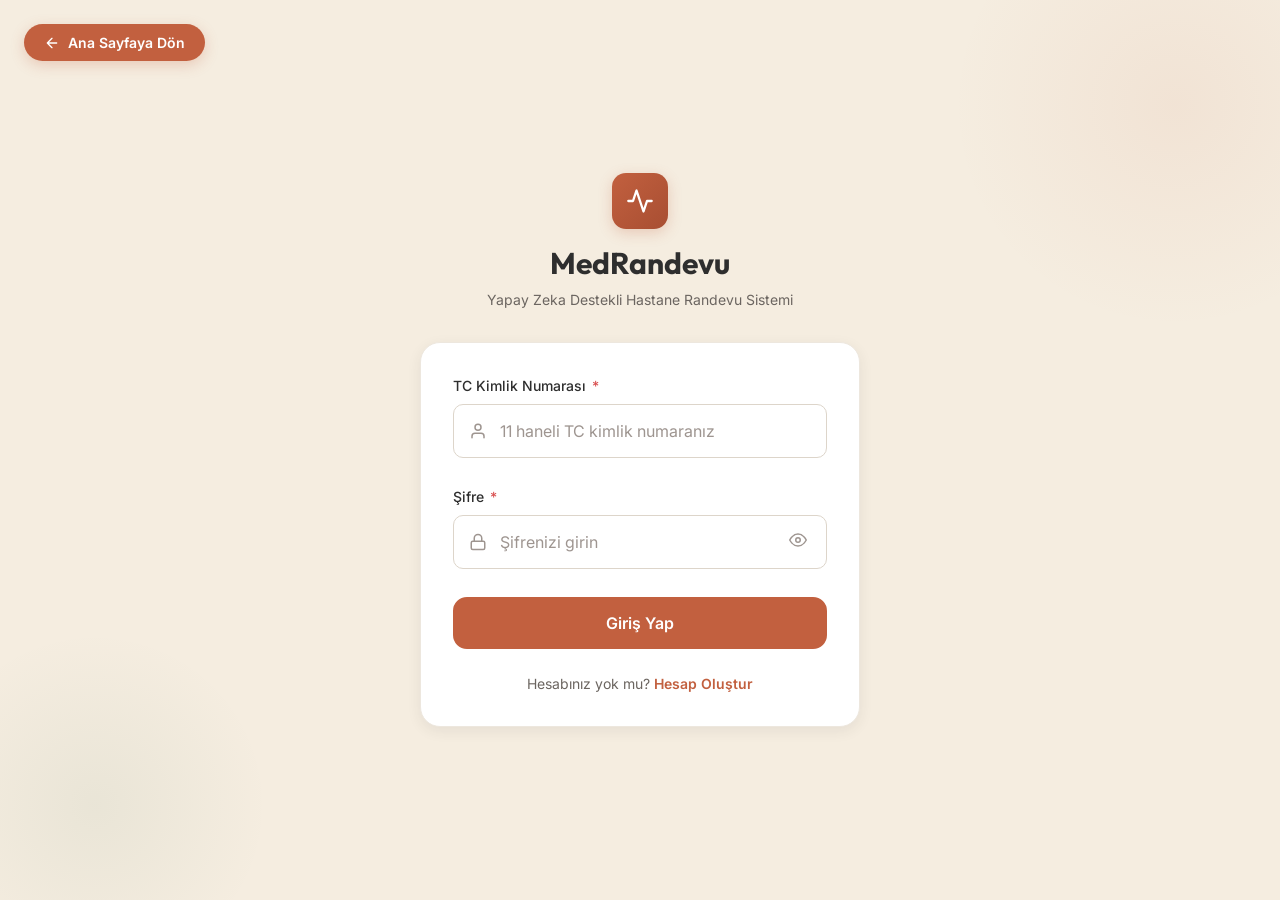
<file: Frontend/login.html>
<!DOCTYPE html>
<html lang="tr">
<head>
  <meta charset="UTF-8">
  <meta name="viewport" content="width=device-width, initial-scale=1.0">
  <title>MedRandevu — Giriş</title>
  <meta name="description" content="MedRandevu Hastane Randevu Sistemi — Giriş yapın veya hesap oluşturun.">

  <link rel="stylesheet" href="css/variables.css">
  <link rel="stylesheet" href="css/base.css">
  <link rel="stylesheet" href="css/components.css">
  <link rel="stylesheet" href="css/pages.css">
</head>
<body>

  <div class="auth-page">
    <div class="auth-container">

      <!-- Ana Sayfaya Dön -->
      <a href="index.html" class="auth-back-link">
        <svg xmlns="http://www.w3.org/2000/svg" width="16" height="16" viewBox="0 0 24 24" fill="none" stroke="currentColor" stroke-width="2" stroke-linecap="round" stroke-linejoin="round">
          <path d="M19 12H5M12 19l-7-7 7-7"/>
        </svg>
        Ana Sayfaya Dön
      </a>


      <!-- Brand -->
      <div class="auth-brand">
        <div class="auth-brand-icon">
          <svg xmlns="http://www.w3.org/2000/svg" width="28" height="28" viewBox="0 0 24 24" fill="none" stroke="currentColor" stroke-width="2" stroke-linecap="round" stroke-linejoin="round">
            <path d="M22 12h-4l-3 9L9 3l-3 9H2"/>
          </svg>
        </div>
        <h1>MedRandevu</h1>
        <p>Yapay Zeka Destekli Hastane Randevu Sistemi</p>
      </div>

      <!-- Login Card -->
      <div class="auth-card">
        <form class="auth-form" id="login-form" novalidate>

          <!-- TC Kimlik No -->
          <div class="form-group">
            <label class="form-label" for="tc-input">TC Kimlik Numarası <span class="required">*</span></label>
            <div class="input-with-icon">
              <svg class="input-icon" xmlns="http://www.w3.org/2000/svg" width="18" height="18" viewBox="0 0 24 24" fill="none" stroke="currentColor" stroke-width="2" stroke-linecap="round" stroke-linejoin="round">
                <path d="M20 21v-2a4 4 0 0 0-4-4H8a4 4 0 0 0-4 4v2"/>
                <circle cx="12" cy="7" r="4"/>
              </svg>
              <input
                type="text"
                class="form-input"
                id="tc-input"
                placeholder="11 haneli TC kimlik numaranız"
                maxlength="11"
                autocomplete="username"
                required
              >
            </div>
            <span class="form-error" id="tc-error"></span>
          </div>

          <!-- Password -->
          <div class="form-group">
            <label class="form-label" for="password-input">Şifre <span class="required">*</span></label>
            <div class="input-with-icon">
              <svg class="input-icon" xmlns="http://www.w3.org/2000/svg" width="18" height="18" viewBox="0 0 24 24" fill="none" stroke="currentColor" stroke-width="2" stroke-linecap="round" stroke-linejoin="round">
                <rect x="3" y="11" width="18" height="11" rx="2" ry="2"/>
                <path d="M7 11V7a5 5 0 0 1 10 0v4"/>
              </svg>
              <input
                type="password"
                class="form-input"
                id="password-input"
                placeholder="Şifrenizi girin"
                autocomplete="current-password"
                required
              >
              <button type="button" class="toggle-password" id="toggle-password" aria-label="Şifreyi göster/gizle">
                <svg xmlns="http://www.w3.org/2000/svg" width="18" height="18" viewBox="0 0 24 24" fill="none" stroke="currentColor" stroke-width="2" stroke-linecap="round" stroke-linejoin="round">
                  <path d="M1 12s4-8 11-8 11 8 11 8-4 8-11 8-11-8-11-8z"/>
                  <circle cx="12" cy="12" r="3"/>
                </svg>
              </button>
            </div>
            <span class="form-error" id="password-error"></span>
          </div>

          <!-- Submit -->
          <button type="submit" class="btn btn-primary btn-lg btn-block" id="login-btn">
            Giriş Yap
          </button>
        </form>

        <!-- Register Link -->
        <div class="auth-footer">
          Hesabınız yok mu? <a href="register.html">Hesap Oluştur</a>
        </div>
      </div>

    </div>
  </div>

  <script src="js/api.js"></script>
  <script src="js/auth.js"></script>
  <script>
    // Redirect if already logged in
    redirectIfLoggedIn();

    // Toggle password visibility
    const toggleBtn = document.getElementById('toggle-password');
    const passwordInput = document.getElementById('password-input');
    toggleBtn.addEventListener('click', () => {
      const isPassword = passwordInput.type === 'password';
      passwordInput.type = isPassword ? 'text' : 'password';
    });

    // Login form submit
    const form = document.getElementById('login-form');
    const loginBtn = document.getElementById('login-btn');
    const tcInput = document.getElementById('tc-input');
    const tcError = document.getElementById('tc-error');
    const passError = document.getElementById('password-error');

    form.addEventListener('submit', async (e) => {
      e.preventDefault();

      // Reset errors
      tcError.textContent = '';
      passError.textContent = '';
      tcInput.classList.remove('is-error');
      passwordInput.classList.remove('is-error');

      const tc = tcInput.value.trim();
      const password = passwordInput.value;

      // Validation
      let valid = true;
      if (!tc || tc.length !== 11) {
        tcError.textContent = 'TC Kimlik numarası 11 haneli olmalıdır.';
        tcInput.classList.add('is-error');
        valid = false;
      }
      if (!password) {
        passError.textContent = 'Şifre boş bırakılamaz.';
        passwordInput.classList.add('is-error');
        valid = false;
      }
      if (!valid) return;

      // API call
      setButtonLoading(loginBtn, true);
      try {
        const result = await AuthAPI.login(tc, password);
        if (result.ok) {
          saveToken(result.data);
          window.location.href = 'dashboard.html';
        } else {
          showToast(result.data || 'Kullanıcı bulunamadı. TC veya şifre hatalı.', 'danger');
        }
      } catch (err) {
        showToast(err.message, 'danger');
      } finally {
        setButtonLoading(loginBtn, false);
      }
    });

    // TC input — only allow digits
    tcInput.addEventListener('input', () => {
      tcInput.value = tcInput.value.replace(/\D/g, '');
    });
  </script>

</body>
</html>
</file>
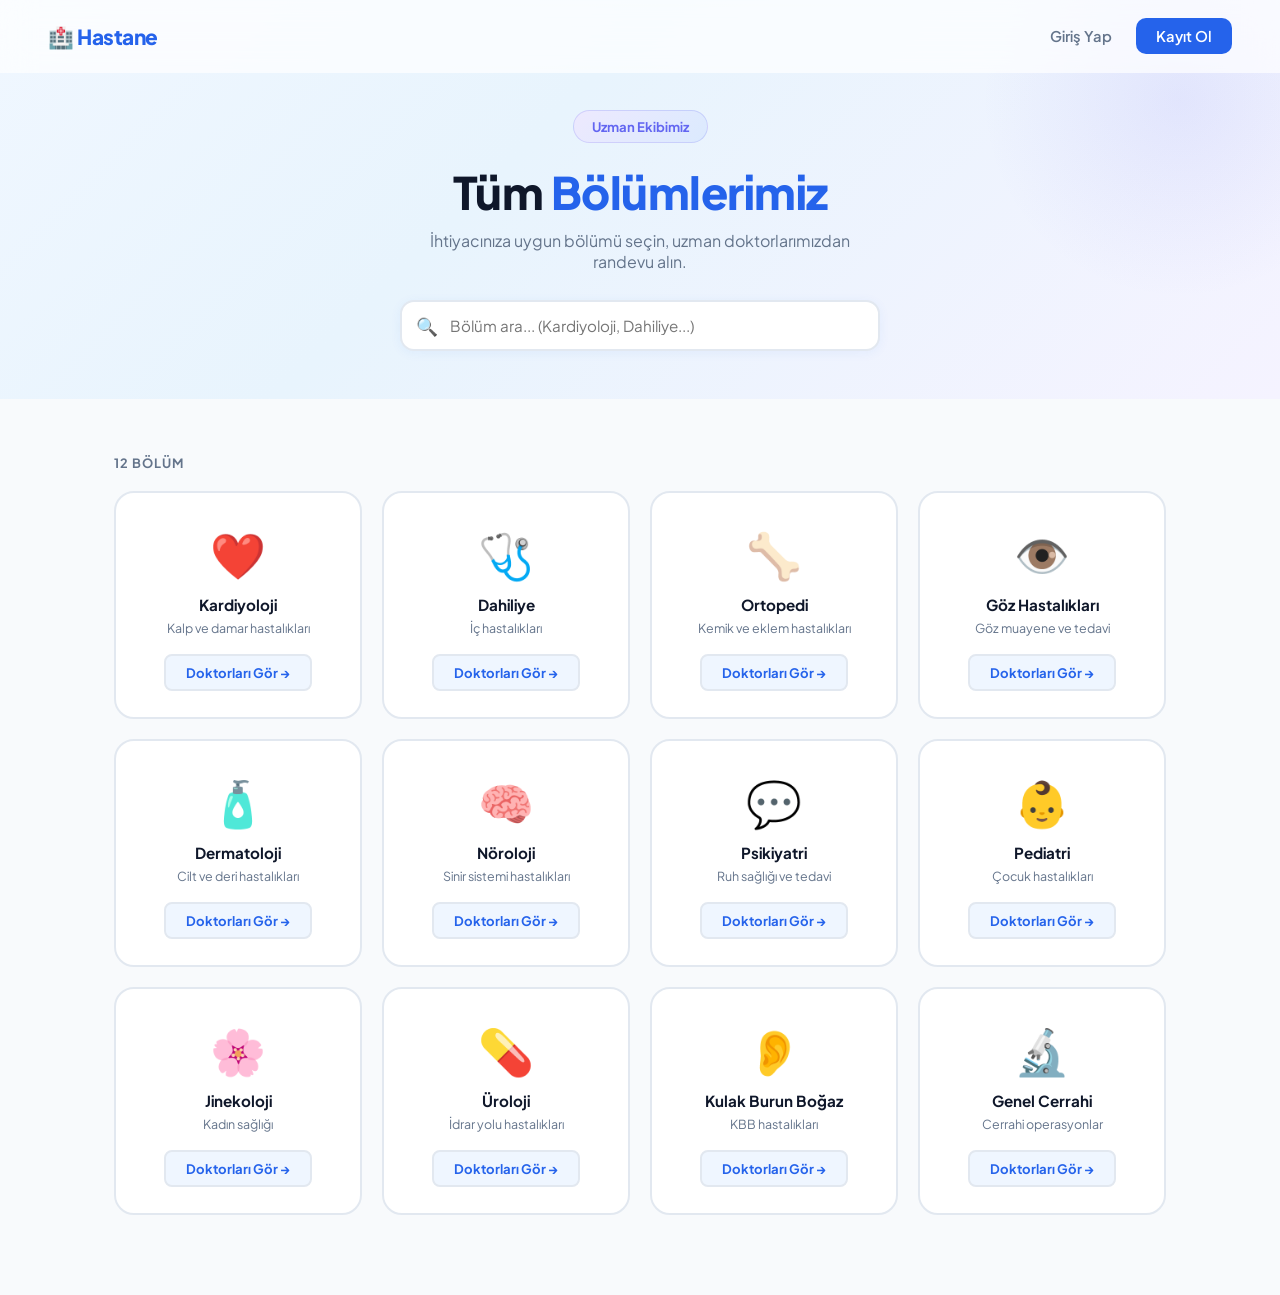
<file: pages/bolumler.html>
<!DOCTYPE html>
<html lang="tr">
<head>
  <meta charset="UTF-8">
  <meta name="viewport" content="width=device-width, initial-scale=1.0">
  <title>Bölümler — Hastane Sistemi</title>
  <link rel="preconnect" href="https://fonts.googleapis.com">
  <link href="https://fonts.googleapis.com/css2?family=Plus+Jakarta+Sans:wght@400;500;600;700;800&display=swap" rel="stylesheet">
  <link rel="stylesheet" href="../css/stil.css">
  <style>
    /* ===== PAGE HEADER ===== */
    .page-hero {
      padding: 110px 24px 48px;
      background: linear-gradient(135deg, #f0f7ff 0%, #e8f4fd 40%, #f5f3ff 100%);
      text-align: center;
      position: relative;
      overflow: hidden;
    }
    .page-hero::before {
      content: '';
      position: absolute;
      top: -100px; right: -100px;
      width: 400px; height: 400px;
      background: radial-gradient(circle, rgba(99,102,241,0.1) 0%, transparent 70%);
      border-radius: 50%;
      pointer-events: none;
    }
    .page-hero-badge {
      display: inline-flex;
      align-items: center;
      gap: 8px;
      background: linear-gradient(135deg, #ede9fe, #dbeafe);
      color: var(--accent);
      font-weight: 700;
      font-size: 0.82rem;
      padding: 7px 18px;
      border-radius: 50px;
      margin-bottom: 20px;
      border: 1px solid rgba(99,102,241,0.2);
      animation: fadeDown 0.5s ease both;
    }
    .page-hero h1 {
      font-size: clamp(1.8rem, 3.5vw, 2.8rem);
      font-weight: 800;
      letter-spacing: -0.5px;
      margin-bottom: 10px;
      animation: fadeUp 0.6s ease 0.1s both;
    }
    .page-hero p {
      color: var(--text-muted);
      font-size: 1rem;
      max-width: 480px;
      margin: 0 auto;
      animation: fadeUp 0.6s ease 0.2s both;
    }

    /* ===== SEARCH BAR ===== */
    .search-wrap {
      max-width: 480px;
      margin: 28px auto 0;
      position: relative;
      animation: fadeUp 0.6s ease 0.3s both;
    }
    .search-wrap input {
      width: 100%;
      padding: 14px 20px 14px 48px;
      border: 2px solid var(--border);
      border-radius: 14px;
      font-size: 0.95rem;
      font-family: inherit;
      background: white;
      color: var(--text);
      outline: none;
      transition: var(--transition);
      box-shadow: 0 2px 12px rgba(37,99,235,0.06);
    }
    .search-wrap input:focus {
      border-color: var(--primary);
      box-shadow: 0 0 0 3px rgba(37,99,235,0.1);
    }
    .search-wrap .search-icon {
      position: absolute;
      left: 16px;
      top: 50%;
      transform: translateY(-50%);
      color: var(--text-muted);
      font-size: 1.1rem;
      pointer-events: none;
    }

    /* ===== BOLUM SECTION ===== */
    .bolumler-section {
      padding: 56px 24px 80px;
      max-width: 1100px;
      margin: 0 auto;
    }
    .section-label {
      font-size: 0.8rem;
      font-weight: 700;
      color: var(--text-muted);
      text-transform: uppercase;
      letter-spacing: 0.08em;
      margin-bottom: 20px;
    }

    /* ===== BOLUM CARDS GRID ===== */
    .bolumler-grid {
      display: grid;
      grid-template-columns: repeat(auto-fill, minmax(200px, 1fr));
      gap: 20px;
    }
    .bolum-item {
      background: white;
      border: 2px solid var(--border);
      border-radius: 20px;
      padding: 32px 20px 26px;
      text-align: center;
      cursor: pointer;
      transition: var(--transition);
      position: relative;
      overflow: hidden;
      animation: fadeUp 0.5s ease both;
    }
    .bolum-item::before {
      content: '';
      position: absolute;
      inset: 0;
      background: linear-gradient(135deg, var(--primary), var(--accent));
      opacity: 0;
      transition: var(--transition);
      border-radius: 18px;
    }
    .bolum-item:hover {
      border-color: var(--primary);
      transform: translateY(-6px);
      box-shadow: 0 12px 36px rgba(37,99,235,0.16);
    }
    .bolum-item:hover::before { opacity: 0.05; }
    .bolum-item:hover .bolum-item-icon { transform: scale(1.15); }
    .bolum-item:hover .bolum-item-btn {
      background: var(--primary);
      color: white;
      border-color: var(--primary);
    }

    .bolum-item-icon {
      font-size: 2.8rem;
      margin-bottom: 12px;
      display: block;
      transition: transform 0.3s cubic-bezier(0.4,0,0.2,1);
      position: relative;
      z-index: 1;
    }
    .bolum-item h3 {
      font-size: 0.95rem;
      font-weight: 700;
      color: var(--text);
      margin-bottom: 6px;
      position: relative;
      z-index: 1;
    }
    .bolum-item .doctor-count {
      font-size: 0.78rem;
      color: var(--text-muted);
      margin-bottom: 18px;
      position: relative;
      z-index: 1;
    }
    .bolum-item-btn {
      display: inline-block;
      padding: 8px 20px;
      border: 2px solid var(--border);
      border-radius: 8px;
      font-size: 0.82rem;
      font-weight: 700;
      color: var(--primary);
      background: var(--primary-light);
      transition: var(--transition);
      position: relative;
      z-index: 1;
    }

    /* Loading skeleton */
    .skeleton {
      background: linear-gradient(90deg, #f1f5f9 25%, #e2e8f0 50%, #f1f5f9 75%);
      background-size: 200% 100%;
      animation: shimmer 1.4s infinite;
      border-radius: 20px;
      height: 190px;
    }
    @keyframes shimmer {
      0% { background-position: 200% 0; }
      100% { background-position: -200% 0; }
    }

    /* No results */
    .no-results {
      grid-column: 1 / -1;
      text-align: center;
      padding: 60px 24px;
      color: var(--text-muted);
    }
    .no-results .no-icon { font-size: 3rem; margin-bottom: 12px; }
    .no-results h4 { font-size: 1.05rem; font-weight: 700; margin-bottom: 6px; color: var(--text); }
    .no-results p { font-size: 0.9rem; }

    /* Error state */
    .error-state {
      grid-column: 1 / -1;
      text-align: center;
      padding: 60px 24px;
    }
    .error-state .error-icon { font-size: 3rem; margin-bottom: 12px; }
    .error-state h4 { font-size: 1rem; font-weight: 700; color: var(--danger); margin-bottom: 8px; }
    .error-state p { font-size: 0.88rem; color: var(--text-muted); margin-bottom: 18px; }
    .btn-retry {
      padding: 10px 24px;
      background: var(--primary);
      color: white;
      border: none;
      border-radius: 10px;
      font-size: 0.9rem;
      font-weight: 700;
      cursor: pointer;
      font-family: inherit;
      transition: var(--transition);
    }
    .btn-retry:hover { background: var(--primary-dark); transform: translateY(-1px); }

    @media (max-width: 640px) {
      .bolumler-grid { grid-template-columns: repeat(2, 1fr); gap: 14px; }
      .bolum-item { padding: 24px 14px 20px; }
    }
    @media (max-width: 380px) {
      .bolumler-grid { grid-template-columns: 1fr; }
    }
  </style>
</head>
<body>

<!-- ========================= -->
<!-- 🔵 Navbar -->
<!-- ========================= -->
<nav class="navbar" id="navbar">
  <h2><a href="../index.html" style="text-decoration:none;color:inherit;">🏥 Hastane</a></h2>
  <div class="navbar-links" id="navLinks"></div>
</nav>

<!-- ========================= -->
<!-- 🦸 Page Hero -->
<!-- ========================= -->
<div class="page-hero">
  <div class="page-hero-badge"> Uzman Ekibimiz</div>
  <h1>Tüm <span style="color:var(--primary)">Bölümlerimiz</span></h1>
  <p>İhtiyacınıza uygun bölümü seçin, uzman doktorlarımızdan randevu alın.</p>

  <div class="search-wrap">
    <span class="search-icon">🔍</span>
    <input type="text" id="searchInput" placeholder="Bölüm ara... (Kardiyoloji, Dahiliye...)" oninput="filterBolumler()">
  </div>
</div>

<!-- ========================= -->
<!-- 📦 Bolumler Grid -->
<!-- ========================= -->
<div class="bolumler-section">
  <p class="section-label" id="sectionLabel">Tüm Bölümler</p>
  <div class="bolumler-grid" id="bolumlerGrid">
    <!-- Skeleton loading -->
    <div class="skeleton"></div>
    <div class="skeleton"></div>
    <div class="skeleton"></div>
    <div class="skeleton"></div>
    <div class="skeleton"></div>
    <div class="skeleton"></div>
  </div>
</div>

<!-- ========================= -->
<!-- 📜 Scripts -->
<!-- ========================= -->
<script src="../js/api.js"></script>
<script>
// ============================================
// Bölüm icon & doctor count mapping
// (Fallback for display — real data comes from API)
// ============================================
const bolumMeta = {
  "Kardiyoloji":       { icon: "❤️",  desc: "Kalp ve damar hastalıkları" },
  "Dahiliye":          { icon: "🩺",  desc: "İç hastalıkları" },
  "Ortopedi":          { icon: "🦴",  desc: "Kemik ve eklem hastalıkları" },
  "Göz Hastalıkları":  { icon: "👁️",  desc: "Göz muayene ve tedavi" },
  "Dermatoloji":       { icon: "🧴",  desc: "Cilt ve deri hastalıkları" },
  "Nöroloji":          { icon: "🧠",  desc: "Sinir sistemi hastalıkları" },
  "Psikiyatri":        { icon: "💬",  desc: "Ruh sağlığı ve tedavi" },
  "Pediatri":          { icon: "👶",  desc: "Çocuk hastalıkları" },
  "Jinekoloji":        { icon: "🌸",  desc: "Kadın sağlığı" },
  "Üroloji":           { icon: "💊",  desc: "İdrar yolu hastalıkları" },
  "Kulak Burun Boğaz": { icon: "👂",  desc: "KBB hastalıkları" },
  "Genel Cerrahi":     { icon: "🔬",  desc: "Cerrahi operasyonlar" },
};

const defaultMeta = { icon: "🏥", desc: "Uzman doktorlar" };

// ============================================
// State
// ============================================
let allBolumler = [];

// ============================================
// Render Cards
// ============================================
function renderBolumler(list) {
  const grid = document.getElementById("bolumlerGrid");
  const label = document.getElementById("sectionLabel");

  if (list.length === 0) {
    label.textContent = "Sonuç bulunamadı";
    grid.innerHTML = `
      <div class="no-results">
        <div class="no-icon">🔍</div>
        <h4>Bölüm bulunamadı</h4>
        <p>Farklı bir arama terimi deneyin.</p>
      </div>`;
    return;
  }

  label.textContent = `${list.length} Bölüm`;

  grid.innerHTML = list.map((bolum, i) => {
    const name = bolum.name || bolum.Name || bolum.bolumAdi || bolum;
    const id   = bolum.id   || bolum.Id   || name;
    const meta = bolumMeta[name] || defaultMeta;
    const doctorCount = bolum.doctorCount || bolum.doktorSayisi || "";

    return `
      <div class="bolum-item" style="animation-delay:${i * 0.06}s" onclick="secBolum('${id}', '${name}')">
        <span class="bolum-item-icon">${meta.icon}</span>
        <h3>${name}</h3>
        <p class="doctor-count">${doctorCount ? `${doctorCount} Doktor` : meta.desc}</p>
        <span class="bolum-item-btn">Doktorları Gör →</span>
      </div>
    `;
  }).join("");
}

// ============================================
// Filter
// ============================================
function filterBolumler() {
  const q = document.getElementById("searchInput").value.trim().toLowerCase();
  const filtered = allBolumler.filter(b => {
    const name = (b.name || b.Name || b.bolumAdi || b).toString().toLowerCase();
    return name.includes(q);
  });
  renderBolumler(filtered);
}

// ============================================
// Load from API
// ============================================
async function loadBolumler() {
  try {
    const data = await DoktorAPI.getBolumler();
    allBolumler = data;
    renderBolumler(allBolumler);
  } catch (err) {
    console.warn("API hatası, statik veri kullanılıyor:", err);

    // Fallback static data
    allBolumler = Object.keys(bolumMeta).map((name, i) => ({ id: i + 1, name }));
    renderBolumler(allBolumler);
  }
}

// ============================================
// Select Department → go to doktorlar.html
// ============================================
function secBolum(id, name) {
  localStorage.setItem("selectedBolumId",   id);
  localStorage.setItem("selectedBolumName", name);
  window.location.href = "doktorlar.html";
}

// ============================================
// Navbar scroll effect
// ============================================
window.addEventListener("scroll", () => {
  document.getElementById("navbar").classList.toggle("scrolled", window.scrollY > 20);
});

// ============================================
// Init
// ============================================
buildNavbar('bolumler');
loadBolumler();
</script>

</body>
</html>
</file>
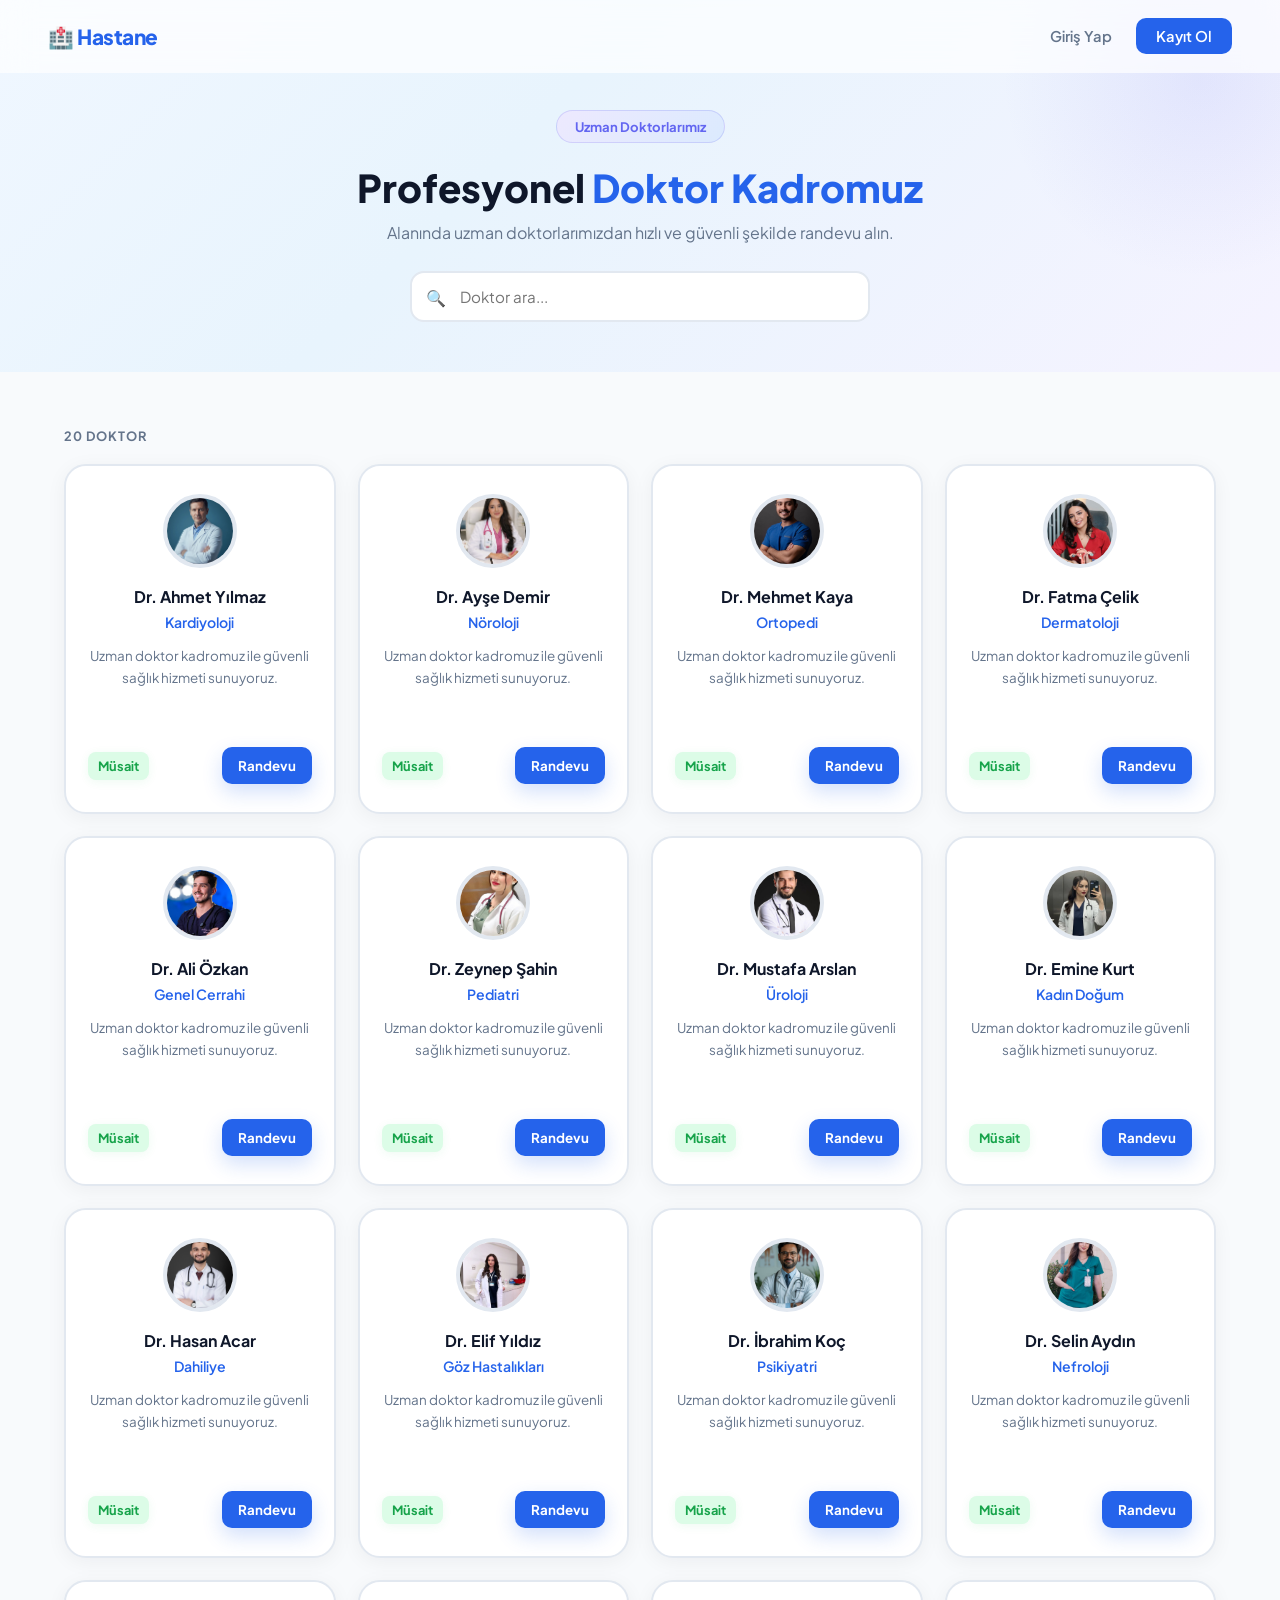
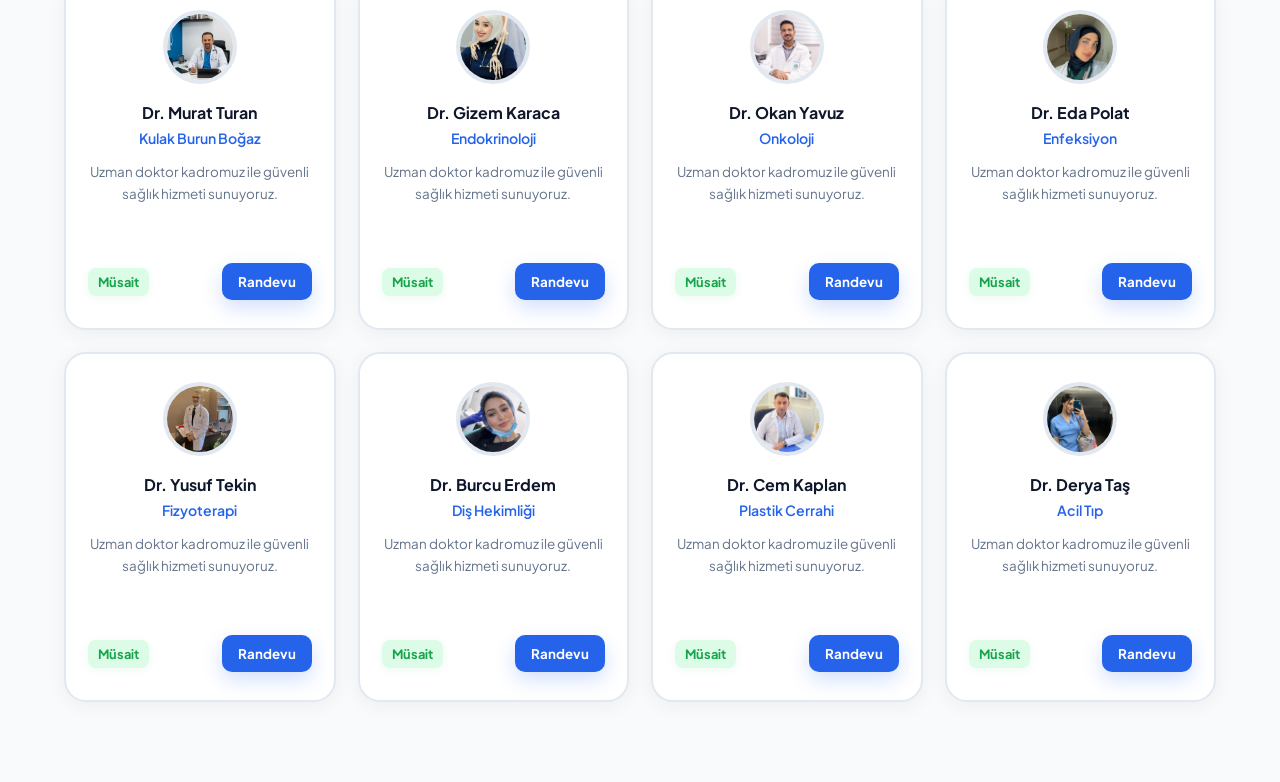
<file: pages/doktorlar.html>
<!DOCTYPE html>
<html lang="tr">

<head>
  <meta charset="UTF-8">
  <meta name="viewport" content="width=device-width, initial-scale=1.0">

  <title>Doktorlar — Hastane Sistemi</title>

  <link rel="preconnect" href="https://fonts.googleapis.com">
  <link href="https://fonts.googleapis.com/css2?family=Plus+Jakarta+Sans:wght@400;500;600;700;800&display=swap"
    rel="stylesheet">

  <link rel="stylesheet" href="../css/stil.css">
  <link rel="stylesheet" href="../css/doktorlar.css">

  <style>
    /* ========================= */
    /* 🦸 Hero */
    /* ========================= */

    .page-hero {
      padding: 110px 24px 50px;
      background: linear-gradient(135deg, #f0f7ff 0%, #e8f4fd 40%, #f5f3ff 100%);
      text-align: center;
      position: relative;
      overflow: hidden;
    }

    .page-hero::before {
      content: '';
      position: absolute;
      top: -120px;
      right: -120px;
      width: 400px;
      height: 400px;
      background: radial-gradient(circle, rgba(99, 102, 241, 0.1) 0%, transparent 70%);
      border-radius: 50%;
    }

    .page-hero-badge {
      display: inline-flex;
      align-items: center;
      gap: 8px;
      background: linear-gradient(135deg, #ede9fe, #dbeafe);
      color: var(--accent);
      font-weight: 700;
      font-size: .82rem;
      padding: 7px 18px;
      border-radius: 50px;
      margin-bottom: 20px;
      border: 1px solid rgba(99, 102, 241, .2);
    }

    .page-hero h1 {
      font-size: clamp(1.8rem, 3vw, 2.8rem);
      font-weight: 800;
      margin-bottom: 10px;
    }

    .page-hero p {
      color: var(--text-muted);
      max-width: 520px;
      margin: auto;
    }

    /* ========================= */
    /* 🔍 Search */
    /* ========================= */

    .search-wrap {
      max-width: 460px;
      margin: 28px auto 0;
      position: relative;
    }

    .search-wrap input {
      width: 100%;
      padding: 14px 20px 14px 48px;
      border: 2px solid var(--border);
      border-radius: 14px;
      background: white;
      outline: none;
      font-size: .95rem;
      transition: var(--transition);
      font-family: inherit;
    }

    .search-wrap input:focus {
      border-color: var(--primary);
      box-shadow: 0 0 0 3px rgba(37, 99, 235, .1);
    }

    .search-icon {
      position: absolute;
      left: 16px;
      top: 50%;
      transform: translateY(-50%);
      color: var(--text-muted);
      font-size: 1rem;
    }

    /* ========================= */
    /* 📦 Doctors */
    /* ========================= */

    .doktor-section {
      padding: 56px 24px 80px;
      max-width: 1200px;
      margin: auto;
    }

    .section-label {
      font-size: .8rem;
      font-weight: 700;
      color: var(--text-muted);
      text-transform: uppercase;
      letter-spacing: .08em;
      margin-bottom: 20px;
    }

    .doktor-container {
      display: grid;
      grid-template-columns: repeat(auto-fill, minmax(260px, 1fr));
      gap: 22px;
    }

    .doctor-card {
      background: white;
      border: 2px solid var(--border);
      border-radius: 22px;
      padding: 28px 22px;
      position: relative;
      overflow: hidden;
      transition: var(--transition);
      animation: fadeUp .5s ease both;
    }

    .doctor-card::before {
      content: '';
      position: absolute;
      inset: 0;
      background: linear-gradient(135deg, var(--primary), var(--accent));
      opacity: 0;
      transition: var(--transition);
    }

    .doctor-card:hover {
      transform: translateY(-6px);
      border-color: var(--primary);
      box-shadow: 0 12px 36px rgba(37, 99, 235, .15);
    }

    .doctor-card:hover::before {
      opacity: .04;
    }

    .doctor-avatar {

      width: 74px;

      height: 74px;

      border-radius: 50%;

      overflow: hidden;

      margin-bottom: 18px;

      position: relative;

      z-index: 1;

    }



    .doctor-avatar img {

      width: 100%;

      height: 100%;

      object-fit: cover;

    }

    .doctor-card h3 {
      font-size: 1rem;
      font-weight: 700;
      margin-bottom: 6px;
      color: var(--text);
      position: relative;
      z-index: 1;
    }

    .doctor-department {
      font-size: .88rem;
      color: var(--primary);
      font-weight: 600;
      margin-bottom: 14px;
      position: relative;
      z-index: 1;
    }

    .doctor-info {
      font-size: .84rem;
      color: var(--text-muted);
      margin-bottom: 18px;
      line-height: 1.6;
      position: relative;
      z-index: 1;
    }

    .doctor-bottom {
      display: flex;
      justify-content: space-between;
      align-items: center;
      position: relative;
      z-index: 1;
    }

    .doctor-status {
      font-size: .8rem;
      color: #16a34a;
      font-weight: 700;
      background: #dcfce7;
      padding: 6px 10px;
      border-radius: 8px;
    }

    .doctor-btn {
      border: none;
      background: var(--primary);
      color: white;
      padding: 10px 16px;
      border-radius: 10px;
      cursor: pointer;
      font-weight: 700;
      transition: var(--transition);
      font-family: inherit;
    }

    .doctor-btn:hover {
      background: var(--primary-dark);
      transform: translateY(-1px);
    }

    /* ========================= */
    /* 💀 Skeleton */
    /* ========================= */

    .skeleton {
      height: 250px;
      border-radius: 22px;
      background: linear-gradient(90deg, #f1f5f9 25%, #e2e8f0 50%, #f1f5f9 75%);
      background-size: 200% 100%;
      animation: shimmer 1.4s infinite;
    }

    @keyframes shimmer {
      0% {
        background-position: 200% 0;
      }

      100% {
        background-position: -200% 0;
      }
    }

    /* ========================= */
    /* 📱 Responsive */
    /* ========================= */

    @media(max-width:640px) {

      .doktor-container {
        grid-template-columns: 1fr;
      }

    }
  </style>
</head>

<body>

  <!-- ========================= -->
  <!-- 🔵 Navbar -->
  <!-- ========================= -->

  <nav class="navbar" id="navbar">
    <h2><a href="../index.html" style="text-decoration:none;color:inherit;">🏥 Hastane</a></h2>
    <div class="navbar-links" id="navLinks"></div>
  </nav>

  <!-- ========================= -->
  <!-- 🦸 Hero -->
  <!-- ========================= -->

  <div class="page-hero">

    <div class="page-hero-badge">
      Uzman Doktorlarımız
    </div>

    <h1>
      Profesyonel <span style="color:var(--primary)">Doktor Kadromuz</span>
    </h1>

    <p>
      Alanında uzman doktorlarımızdan hızlı ve güvenli şekilde randevu alın.
    </p>

    <div class="search-wrap">
      <span class="search-icon">🔍</span>

      <input type="text" id="searchInput" placeholder="Doktor ara..." oninput="filterDoctors()">
    </div>

  </div>

  <!-- ========================= -->
  <!-- 📦 Doctors -->
  <!-- ========================= -->

  <div class="doktor-section">

    <p class="section-label" id="sectionLabel">
      Doktorlar
    </p>

    <div id="doktor-listesi" class="doktor-container">

      <div class="skeleton"></div>
      <div class="skeleton"></div>
      <div class="skeleton"></div>
      <div class="skeleton"></div>

    </div>

  </div>

  <!-- ========================= -->
  <!-- 📜 Scripts -->
  <!-- ========================= -->

  <script src="../js/api.js"></script>

  <script>

    const container = document.getElementById("doktor-listesi");

    let allDoctors = [];

    // ============================================
    // Load Doctors
    // ============================================

    async function loadDoctors() {

      const bolumId = localStorage.getItem("selectedBolumId");

      try {

        const data = await DoktorAPI.getDoktorlar(bolumId);

        allDoctors = data;

        renderDoctors(allDoctors);

      } catch (err) {

        console.warn("API hatası:", err);

        allDoctors = [

          {
            id: 1,
            ad: "Dr. Ahmet Yılmaz",
            bolum: "Kardiyoloji"
          },

          {
            id: 2,
            ad: "Dr. Ayşe Demir",
            bolum: "Nöroloji"
          },

          {
            id: 3,
            ad: "Dr. Mehmet Kaya",
            bolum: "Ortopedi"
          },

          {
            id: 4,
            ad: "Dr. Fatma Çelik",
            bolum: "Dermatoloji"
          },

          {
            id: 5,
            ad: "Dr. Ali Özkan",
            bolum: "Genel Cerrahi"
          },

          {
            id: 6,
            ad: "Dr. Zeynep Şahin",
            bolum: "Pediatri"
          },

          {
            id: 7,
            ad: "Dr. Mustafa Arslan",
            bolum: "Üroloji"
          },

          {
            id: 8,
            ad: "Dr. Emine Kurt",
            bolum: "Kadın Doğum"
          },

          {
            id: 9,
            ad: "Dr. Hasan Acar",
            bolum: "Dahiliye"
          },

          {
            id: 10,
            ad: "Dr. Elif Yıldız",
            bolum: "Göz Hastalıkları"
          },

          {
            id: 11,
            ad: "Dr. İbrahim Koç",
            bolum: "Psikiyatri"
          },

          {
            id: 12,
            ad: "Dr. Selin Aydın",
            bolum: "Nefroloji"
          },

          {
            id: 13,
            ad: "Dr. Murat Turan",
            bolum: "Kulak Burun Boğaz"
          },

          {
            id: 14,
            ad: "Dr. Gizem Karaca",
            bolum: "Endokrinoloji"
          },

          {
            id: 15,
            ad: "Dr. Okan Yavuz",
            bolum: "Onkoloji"
          },

          {
            id: 16,
            ad: "Dr. Eda Polat",
            bolum: "Enfeksiyon"
          },

          {
            id: 17,
            ad: "Dr. Yusuf Tekin",
            bolum: "Fizyoterapi"
          },

          {
            id: 18,
            ad: "Dr. Burcu Erdem",
            bolum: "Diş Hekimliği"
          },

          {
            id: 19,
            ad: "Dr. Cem Kaplan",
            bolum: "Plastik Cerrahi"
          },

          {
            id: 20,
            ad: "Dr. Derya Taş",
            bolum: "Acil Tıp"
          }

        ];

        renderDoctors(allDoctors);

      }

    }

    // ============================================
    // Render Doctors
    // ============================================

    function renderDoctors(list) {

      const label = document.getElementById("sectionLabel");

      label.textContent = `${list.length} Doktor`;

      if (list.length === 0) {

        container.innerHTML = `
    
      <div class="no-results">
        <h3>Doktor bulunamadı</h3>
      </div>

    `;

        return;

      }

      container.innerHTML = list.map((d, i) => {

        const id = d.id || d.Id;
        const ad = d.ad || d.name || d.fullName || "Doktor";
        const bolum = d.bolum || d.departmentName || "Bölüm";

        const imgName = getImageName(ad);

        return `

      <div class="doctor-card" style="animation-delay:${i * .06}s">

        <div class="doctor-avatar">

  <img
    src="../images/doctors/${imgName}.jpg"
    alt="${ad}"
    onerror="this.src='../images/doctors/default.jpg'"
  >

</div>

             <h3>${ad}</h3>

              <div class="doctor-department">
                ${bolum}
            </div>

             <div class="doctor-info">
          Uzman doktor kadromuz ile güvenli sağlık hizmeti sunuyoruz.
             </div>

            <div class="doctor-bottom">

          <span class="doctor-status">
            Müsait
          </span>

          <button class="doctor-btn" onclick="sec(${id})">
            Randevu
          </button>

        </div>

      </div>

    `;

      }).join("");

    }

    // ============================================
    // Filter
    // ============================================

    function filterDoctors() {

      const q = document.getElementById("searchInput")
        .value
        .trim()
        .toLowerCase();

      const filtered = allDoctors.filter(d => {

        const name = (d.ad || d.name || d.fullName || "")
          .toString()
          .toLowerCase();

        return name.includes(q);

      });

      renderDoctors(filtered);

    }

    // ============================================
    // Select Doctor
    // ============================================

    function sec(id) {

      localStorage.setItem("selectedDoctorId", id);

      window.location.href = "randevu.html";

    }

    // ============================================
    // Navbar Effect
    // ============================================

    window.addEventListener("scroll", () => {

      document.getElementById("navbar")
        .classList.toggle("scrolled", window.scrollY > 20);

    });

    // ============================================
    // Init
    // ============================================

    buildNavbar('doktorlar');
    loadDoctors();

  </script>

</body>

</html>
</file>
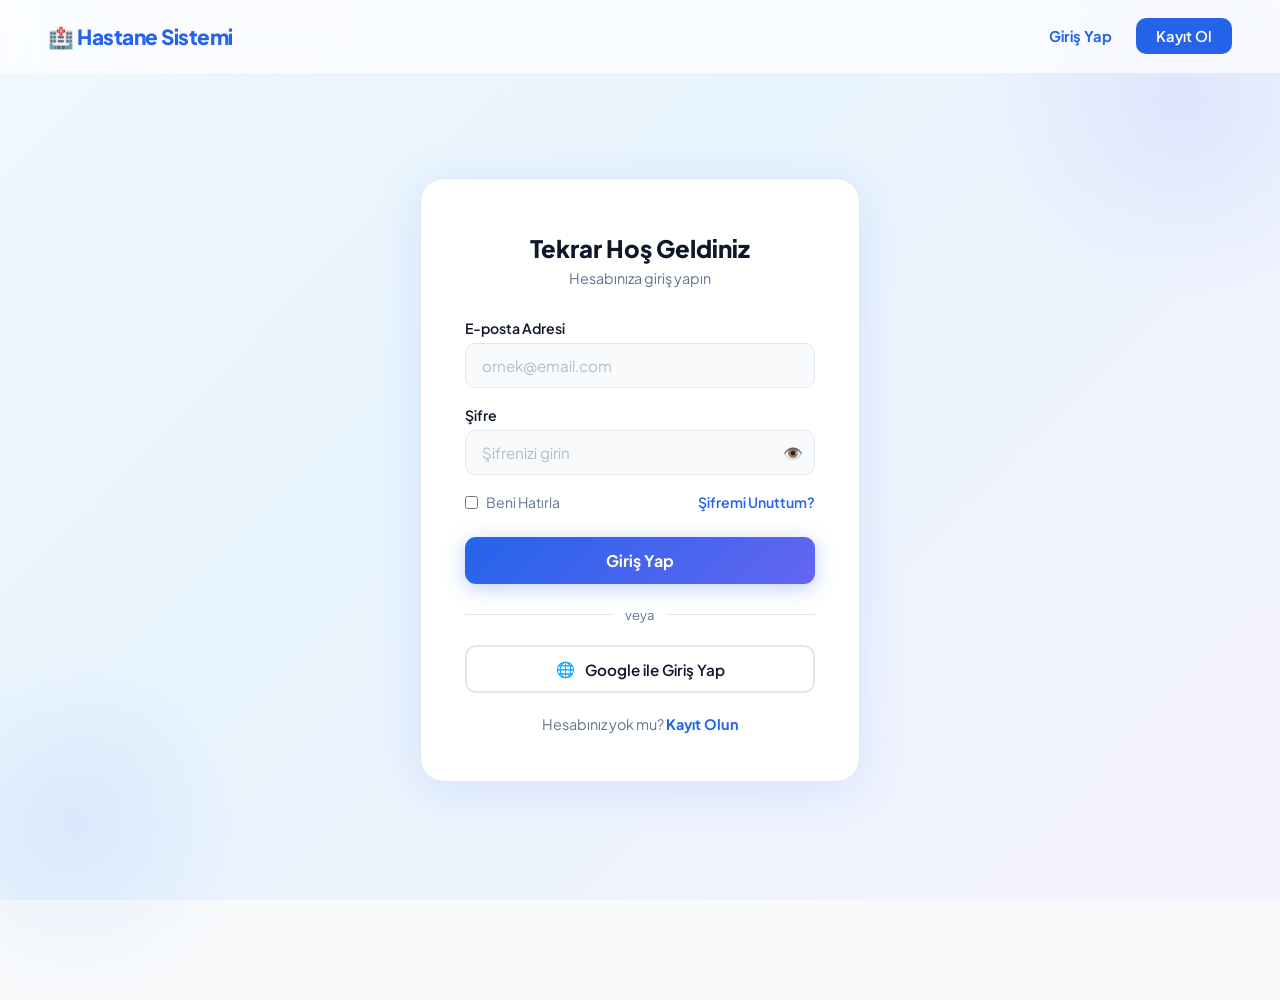
<file: pages/giris.html>
<!DOCTYPE html>
<html lang="tr">
<head>
  <meta charset="UTF-8">
  <meta name="viewport" content="width=device-width, initial-scale=1.0">
  <title>Giriş Yap - Hastane Sistemi</title>
  <link rel="stylesheet" href="../css/stil.css">
  <link rel="preconnect" href="https://fonts.googleapis.com">
  <link href="https://fonts.googleapis.com/css2?family=Plus+Jakarta+Sans:wght@400;500;600;700;800&display=swap" rel="stylesheet">
</head>
<body>

  <div class="navbar" id="navbar">
    <h2><a href="../index.html" style="text-decoration:none;color:inherit;">🏥 Hastane Sistemi</a></h2>
    <div class="navbar-links" id="navLinks"></div>
  </div>

  <div class="auth-section">
    <div style="position:absolute;top:-100px;right:-100px;width:400px;height:400px;background:radial-gradient(circle,rgba(99,102,241,0.1) 0%,transparent 70%);border-radius:50%;pointer-events:none;"></div>
    <div style="position:absolute;bottom:-100px;left:-100px;width:350px;height:350px;background:radial-gradient(circle,rgba(37,99,235,0.08) 0%,transparent 70%);border-radius:50%;pointer-events:none;"></div>

    <div class="auth-card">
      <div class="logo"></div>
      <h2>Tekrar Hoş Geldiniz</h2>
      <p class="sub">Hesabınıza giriş yapın</p>

      <div class="alert alert-danger" id="alert-danger"></div>
      <div class="alert alert-success" id="alert-success">✅ Giriş başarılı! Yönlendiriliyorsunuz...</div>

      <form id="loginForm" novalidate>
        <div class="form-group">
          <label for="email">E-posta Adresi</label>
          <input type="email" id="email" placeholder="ornek@email.com" required>
        </div>
        <div class="form-group">
          <label for="password">Şifre</label>
          <div style="position:relative;">
            <input type="password" id="password" placeholder="Şifrenizi girin" required>
            <button type="button" onclick="togglePass()" style="position:absolute;right:12px;top:50%;transform:translateY(-50%);background:none;border:none;cursor:pointer;font-size:1rem;color:var(--text-muted);" id="passToggle">👁️</button>
          </div>
        </div>
        <div style="display:flex;justify-content:space-between;align-items:center;margin-bottom:18px;">
          <label style="display:flex;align-items:center;gap:8px;font-size:0.88rem;color:var(--text-muted);cursor:pointer;">
            <input type="checkbox" id="remember" style="width:auto;accent-color:var(--primary);">
            Beni Hatırla
          </label>
          <a href="#" style="font-size:0.88rem;color:var(--primary);font-weight:600;text-decoration:none;">Şifremi Unuttum?</a>
        </div>
        <button type="submit" class="btn-primary" id="loginBtn">Giriş Yap</button>
      </form>

      <div class="divider">veya</div>
      <button class="btn-social" onclick="googleLogin()"><span>🌐</span> Google ile Giriş Yap</button>
      <div class="auth-footer">Hesabınız yok mu? <a href="kayit.html">Kayıt Olun</a></div>
    </div>
  </div>

  <script src="../js/api.js"></script>
  <script>
    buildNavbar('giris');
    if (AuthAPI.isLoggedIn()) window.location.href = 'randevu.html';

    const navbar = document.getElementById('navbar');
    window.addEventListener('scroll', () => navbar.classList.toggle('scrolled', window.scrollY > 30));

    function togglePass() {
      const inp = document.getElementById('password');
      const btn = document.getElementById('passToggle');
      inp.type = inp.type === 'password' ? 'text' : 'password';
      btn.textContent = inp.type === 'password' ? '👁️' : '🙈';
    }

    function googleLogin() { alert('Google girişi henüz aktif değil.'); }

    document.getElementById('loginForm').addEventListener('submit', async function(e) {
      e.preventDefault();
      const email    = document.getElementById('email').value.trim();
      const password = document.getElementById('password').value;
      const dangerEl  = document.getElementById('alert-danger');
      const successEl = document.getElementById('alert-success');
      const loginBtn  = document.getElementById('loginBtn');

      dangerEl.style.display  = 'none';
      successEl.style.display = 'none';

      if (!email || !password) {
        dangerEl.textContent   = '⚠️ Lütfen e-posta ve şifrenizi girin!';
        dangerEl.style.display = 'block';
        return;
      }

      loginBtn.disabled    = true;
      loginBtn.textContent = '⏳ Giriş yapılıyor...';

      try {
        await AuthAPI.giris(email, password);
        successEl.style.display = 'block';
        setTimeout(() => window.location.href = 'randevu.html', 1200);
      } catch (error) {
        dangerEl.textContent   = '❌ ' + (error.message || 'E-posta veya şifre hatalı!');
        dangerEl.style.display = 'block';
        loginBtn.disabled    = false;
        loginBtn.textContent = 'Giriş Yap';
      }
    });
  </script>
</body>
</html>
</file>
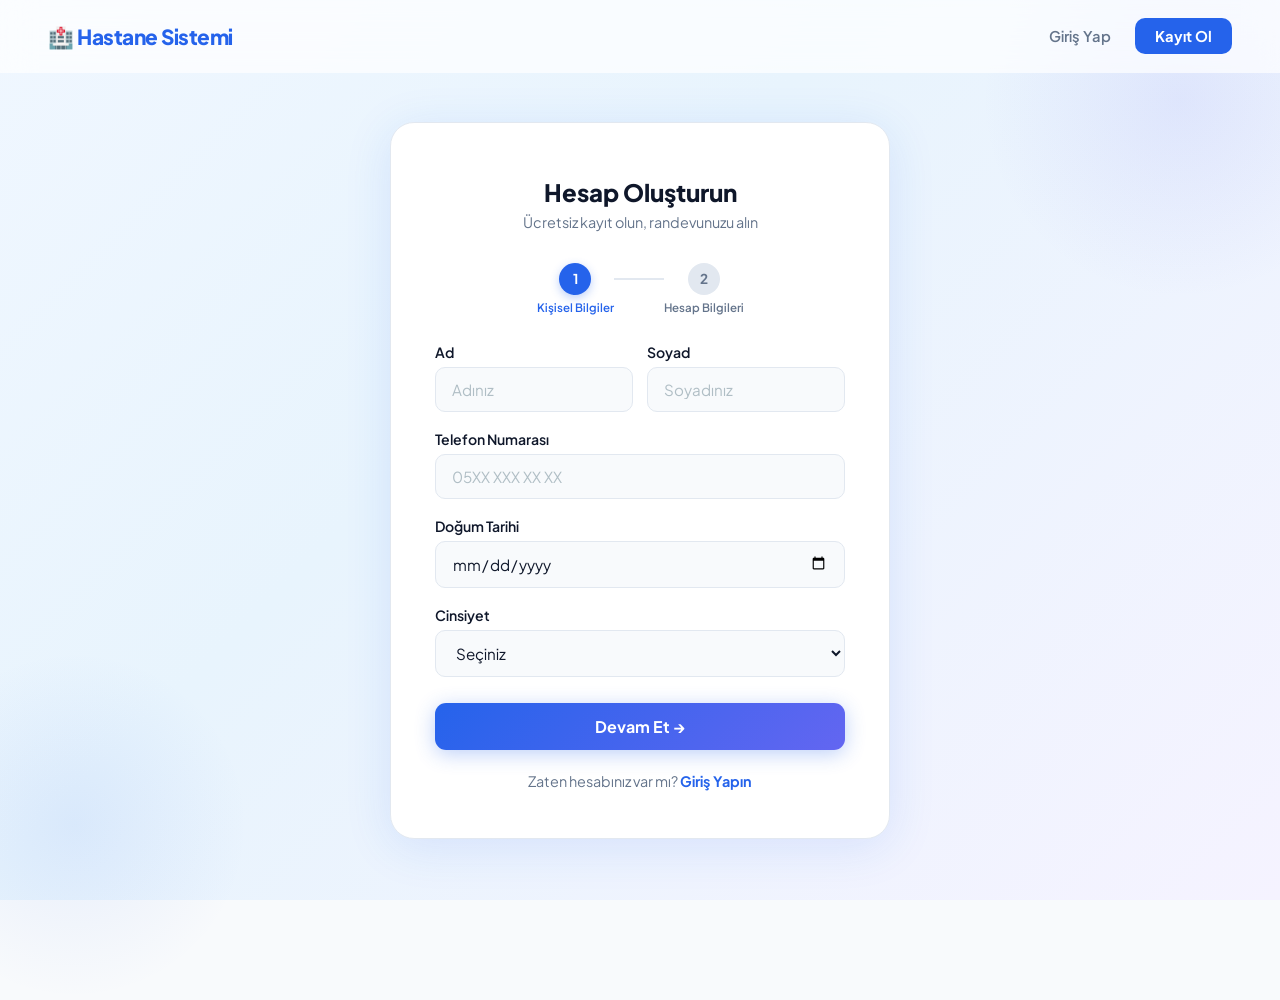
<file: pages/kayit.html>
<!DOCTYPE html>
<html lang="tr">
<head>
  <meta charset="UTF-8">
  <meta name="viewport" content="width=device-width, initial-scale=1.0">
  <title>Kayıt Ol - Hastane Sistemi</title>
  <link rel="stylesheet" href="../css/stil.css">
  <link rel="preconnect" href="https://fonts.googleapis.com">
  <link href="https://fonts.googleapis.com/css2?family=Plus+Jakarta+Sans:wght@400;500;600;700;800&display=swap" rel="stylesheet">
</head>
<body>

  <div class="navbar" id="navbar">
    <h2><a href="../index.html" style="text-decoration:none;color:inherit;">🏥 Hastane Sistemi</a></h2>
    <div class="navbar-links" id="navLinks"></div>
  </div>

  <div class="auth-section">
    <div style="position:absolute;top:-100px;right:-100px;width:400px;height:400px;background:radial-gradient(circle,rgba(99,102,241,0.1) 0%,transparent 70%);border-radius:50%;pointer-events:none;"></div>
    <div style="position:absolute;bottom:-100px;left:-100px;width:350px;height:350px;background:radial-gradient(circle,rgba(37,99,235,0.08) 0%,transparent 70%);border-radius:50%;pointer-events:none;"></div>

    <div class="auth-card" style="max-width:500px;">
      <div class="logo"></div>
      <h2>Hesap Oluşturun</h2>
      <p class="sub">Ücretsiz kayıt olun, randevunuzu alın</p>

      <div class="alert alert-danger" id="alert-danger"></div>
      <div class="alert alert-success" id="alert-success">✅ Kayıt başarılı! Giriş sayfasına yönlendiriliyorsunuz...</div>

      <!-- Progress Bar -->
      <div class="register-progress">
        <div class="reg-step active" id="step-1">
          <div class="reg-circle">1</div>
          <span>Kişisel Bilgiler</span>
        </div>
        <div class="reg-line" id="line-1"></div>
        <div class="reg-step" id="step-2">
          <div class="reg-circle">2</div>
          <span>Hesap Bilgileri</span>
        </div>
      </div>

      <form id="registerForm" novalidate>
        <!-- Step 1 -->
        <div id="form-step-1">
          <div style="display:grid;grid-template-columns:1fr 1fr;gap:14px;">
            <div class="form-group">
              <label>Ad</label>
              <input type="text" id="firstName" placeholder="Adınız" required>
            </div>
            <div class="form-group">
              <label>Soyad</label>
              <input type="text" id="lastName" placeholder="Soyadınız" required>
            </div>
          </div>
          <div class="form-group">
            <label>Telefon Numarası</label>
            <input type="tel" id="phone" placeholder="05XX XXX XX XX">
          </div>
          <div class="form-group">
            <label>Doğum Tarihi</label>
            <input type="date" id="birthDate">
          </div>
          <div class="form-group">
            <label>Cinsiyet</label>
            <select id="gender">
              <option value="">Seçiniz</option>
              <option value="erkek">Erkek</option>
              <option value="kadin">Kadın</option>
              <option value="diger">Diğer</option>
            </select>
          </div>
          <button type="button" class="btn-primary" onclick="nextStep()">Devam Et →</button>
        </div>

        <!-- Step 2 -->
        <div id="form-step-2" style="display:none;">
          <div class="form-group">
            <label>E-posta Adresi</label>
            <input type="email" id="email" placeholder="ornek@email.com" required>
          </div>
          <div class="form-group">
            <label>Şifre</label>
            <div style="position:relative;">
              <input type="password" id="password" placeholder="En az 6 karakter" required>
              <button type="button" onclick="togglePass()" style="position:absolute;right:12px;top:50%;transform:translateY(-50%);background:none;border:none;cursor:pointer;font-size:1rem;">👁️</button>
            </div>
            <div class="password-strength" id="passStrength" style="margin-top:8px;display:none;">
              <div class="strength-bar" id="strengthBar"></div>
              <span id="strengthText" style="font-size:0.78rem;font-weight:600;"></span>
            </div>
          </div>
          <div class="form-group">
            <label>Şifre Tekrar</label>
            <input type="password" id="passwordConfirm" placeholder="Şifrenizi tekrar girin" required>
          </div>
          <div style="margin-bottom:18px;">
            <label style="display:flex;align-items:flex-start;gap:10px;font-size:0.88rem;color:var(--text-muted);cursor:pointer;line-height:1.5;">
              <input type="checkbox" id="terms" style="width:auto;margin-top:2px;accent-color:var(--primary);">
              <span><a href="#" style="color:var(--primary);font-weight:600;">Kullanım Koşulları</a> ve <a href="#" style="color:var(--primary);font-weight:600;">Gizlilik Politikası</a>'nı kabul ediyorum</span>
            </label>
          </div>
          <div style="display:flex;gap:10px;">
            <button type="button" class="btn-outline-back" onclick="prevStep()">← Geri</button>
            <button type="submit" class="btn-primary" style="flex:1;" id="registerBtn">Kayıt Ol</button>
          </div>
        </div>
      </form>

      <div class="auth-footer">Zaten hesabınız var mı? <a href="giris.html">Giriş Yapın</a></div>
    </div>
  </div>

  <script src="../js/api.js"></script>
  <script>
    buildNavbar('kayit');
    if (AuthAPI.isLoggedIn()) window.location.href = 'randevu.html';

    const navbar = document.getElementById('navbar');
    window.addEventListener('scroll', () => navbar.classList.toggle('scrolled', window.scrollY > 30));

    function nextStep() {
      const fn    = document.getElementById('firstName').value.trim();
      const ln    = document.getElementById('lastName').value.trim();
      const danger = document.getElementById('alert-danger');
      if (!fn || !ln) {
        danger.textContent   = '⚠️ Ad ve soyad alanları zorunludur!';
        danger.style.display = 'block';
        return;
      }
      danger.style.display = 'none';
      document.getElementById('form-step-1').style.display = 'none';
      document.getElementById('form-step-2').style.display = 'block';
      document.getElementById('step-1').classList.remove('active');
      document.getElementById('step-1').classList.add('done');
      document.getElementById('line-1').classList.add('done');
      document.getElementById('step-2').classList.add('active');
    }

    function prevStep() {
      document.getElementById('form-step-2').style.display = 'none';
      document.getElementById('form-step-1').style.display = 'block';
      document.getElementById('step-2').classList.remove('active');
      document.getElementById('line-1').classList.remove('done');
      document.getElementById('step-1').classList.remove('done');
      document.getElementById('step-1').classList.add('active');
    }

    function togglePass() {
      const inp = document.getElementById('password');
      inp.type = inp.type === 'password' ? 'text' : 'password';
    }

    document.getElementById('password').addEventListener('input', function() {
      const val = this.value;
      const bar = document.getElementById('strengthBar');
      const text = document.getElementById('strengthText');
      const container = document.getElementById('passStrength');
      container.style.display = val ? 'flex' : 'none';
      let strength = 0;
      if (val.length >= 6) strength++;
      if (val.match(/[A-Z]/)) strength++;
      if (val.match(/[0-9]/)) strength++;
      if (val.match(/[^A-Za-z0-9]/)) strength++;
      const colors = ['#ef4444','#f59e0b','#10b981','#2563eb'];
      const labels = ['Zayıf','Orta','İyi','Güçlü'];
      const widths = ['25%','50%','75%','100%'];
      bar.style.width = widths[strength - 1] || '0%';
      bar.style.background = colors[strength - 1] || '#e2e8f0';
      text.textContent = labels[strength - 1] || '';
      text.style.color = colors[strength - 1] || '';
    });

    document.getElementById('registerForm').addEventListener('submit', async function(e) {
      e.preventDefault();
      const firstName = document.getElementById('firstName').value.trim();
      const lastName  = document.getElementById('lastName').value.trim();
      const phone     = document.getElementById('phone').value.trim();
      const email     = document.getElementById('email').value.trim();
      const password  = document.getElementById('password').value;
      const confirm   = document.getElementById('passwordConfirm').value;
      const terms     = document.getElementById('terms').checked;
      const danger    = document.getElementById('alert-danger');
      const success   = document.getElementById('alert-success');
      const btn       = document.getElementById('registerBtn');

      danger.style.display = 'none';

      if (!email || !password) {
        danger.textContent   = '⚠️ E-posta ve şifre zorunludur!';
        danger.style.display = 'block';
        return;
      }
      if (password !== confirm) {
        danger.textContent   = '❌ Şifreler eşleşmiyor!';
        danger.style.display = 'block';
        return;
      }
      if (password.length < 6) {
        danger.textContent   = '❌ Şifre en az 6 karakter olmalı!';
        danger.style.display = 'block';
        return;
      }
      if (!terms) {
        danger.textContent   = '❌ Kullanım koşullarını kabul etmelisiniz!';
        danger.style.display = 'block';
        return;
      }

      btn.disabled    = true;
      btn.textContent = '⏳ Kaydediliyor...';

      try {
        const fullName = firstName + ' ' + lastName;
        // 🔌 BACKEND API çağrısı
        await AuthAPI.kayit(fullName, email, password, phone);

        success.style.display = 'block';
        document.getElementById('registerForm').style.display = 'none';
        setTimeout(() => window.location.href = 'giris.html', 2000);
      } catch (error) {
        danger.textContent   = '❌ ' + (error.message || 'Kayıt sırasında hata oluştu!');
        danger.style.display = 'block';
        btn.disabled    = false;
        btn.textContent = 'Kayıt Ol';
      }
    });
  </script>
</body>
</html>
</file>
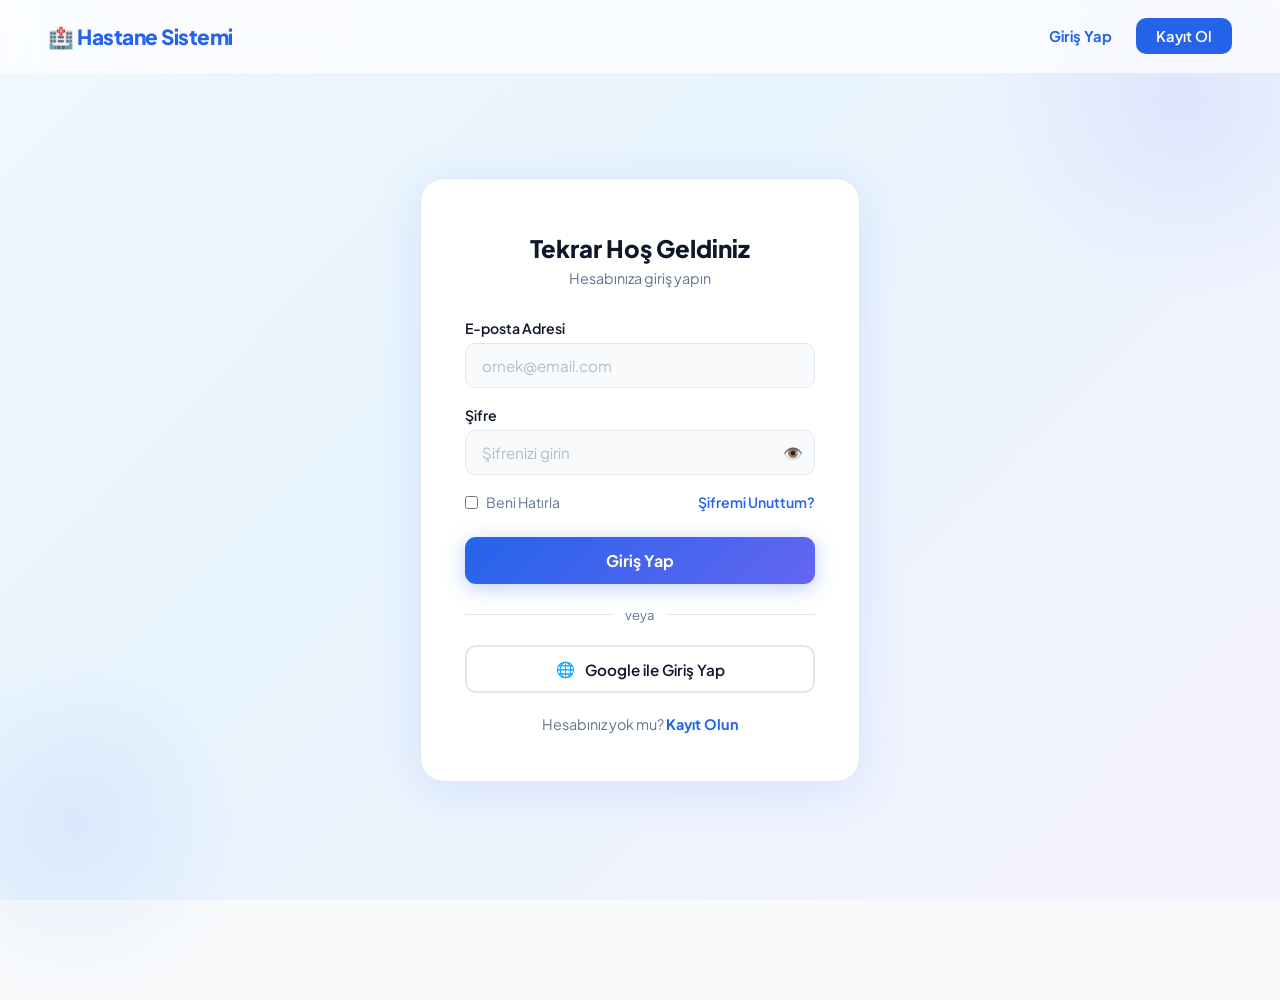
<file: pages/panel.html>
<!DOCTYPE html>
<html lang="tr">

<head>

  <meta charset="UTF-8">

  <meta name="viewport" content="width=device-width, initial-scale=1.0">

  <title>Yönetim Paneli</title>

  <link rel="stylesheet" href="../css/panel.css">

</head>

<body>

  <!-- SIDEBAR -->
  <aside class="sidebar">

    <h2>Hastane Paneli</h2>

    <ul>

      <li onclick="showSection('dashboardSection')">
        Gösterge Paneli
      </li>

      <li onclick="showSection('usersSection')">
        Kullanıcılar
      </li>

      <li onclick="showSection('doctorsSection')">
        Doktorlar
      </li>

      <li onclick="showSection('appointmentsSection')">
        Randevular
      </li>
      <li onclick="showSection('departmentsSection')">
  Bölümler
</li>

      <li onclick="logout()">
        Çıkış Yap
      </li>

    </ul>

  </aside>



  <!-- MAIN CONTENT -->
  <main class="main-content">

    <!-- TOPBAR -->
    <div class="topbar">

      <h1>Yönetim Paneli</h1>

    </div>



    <!-- DASHBOARD -->
    <section id="dashboardSection" class="section">

      <div class="cards">

        <div class="card">

          <h3>Toplam Kullanıcı</h3>

          <p id="totalUsers">0</p>

        </div>



        <div class="card">

          <h3>Toplam Doktor</h3>

          <p id="totalDoctors">0</p>

        </div>



        <div class="card">

          <h3>Toplam Randevu</h3>

          <p id="totalAppointments">0</p>

        </div>

      </div>

    </section>



    <!-- USERS -->
    <section id="usersSection" class="section hidden">

      <h2>Kullanıcı Listesi</h2>

      <table>

        <thead>

          <tr>

            <th>ID</th>

            <th>Ad Soyad</th>

            <th>E-posta</th>

            <th>İşlem</th>

          </tr>

        </thead>

        <tbody id="usersTable"></tbody>

      </table>

    </section>



    <!-- DOCTORS -->
<section id="doctorsSection" class="section hidden">

  <h2>Doktor Yönetimi</h2>


  <!-- ADD DOCTOR FORM -->
  <div class="doctor-form">

    <input
      type="text"
      id="doctorName"
      placeholder="Doktor Adı"
    >


    <input
      type="text"
      id="doctorDepartment"
      placeholder="Bölüm"
    >


    <button onclick="addDoctor()">
      Doktor Ekle
    </button>

  </div>



  <!-- DOCTORS TABLE -->
  <table>

    <thead>

      <tr>

        <th>ID</th>

        <th>Doktor</th>

        <th>Bölüm</th>

        <th>İşlem</th>

      </tr>

    </thead>

    <tbody id="doctorsTable"></tbody>

  </table>

</section>
   


    <!-- APPOINTMENTS -->
    <section id="appointmentsSection" class="section hidden">

      <h2>Randevu Listesi</h2>

      <table>

        <thead>

          <tr>

            <th>Hasta</th>

            <th>Doktor</th>

            <th>Tarih</th>

            <th>Durum</th>

          </tr>

        </thead>

        <tbody id="appointmentsTable"></tbody>

      </table>

    </section>

    

  </main>



  <!-- JS FILES -->
  <script src="../js/api.js"></script>

  <script src="../js/panel.js"></script>

</body>

</html>
</file>
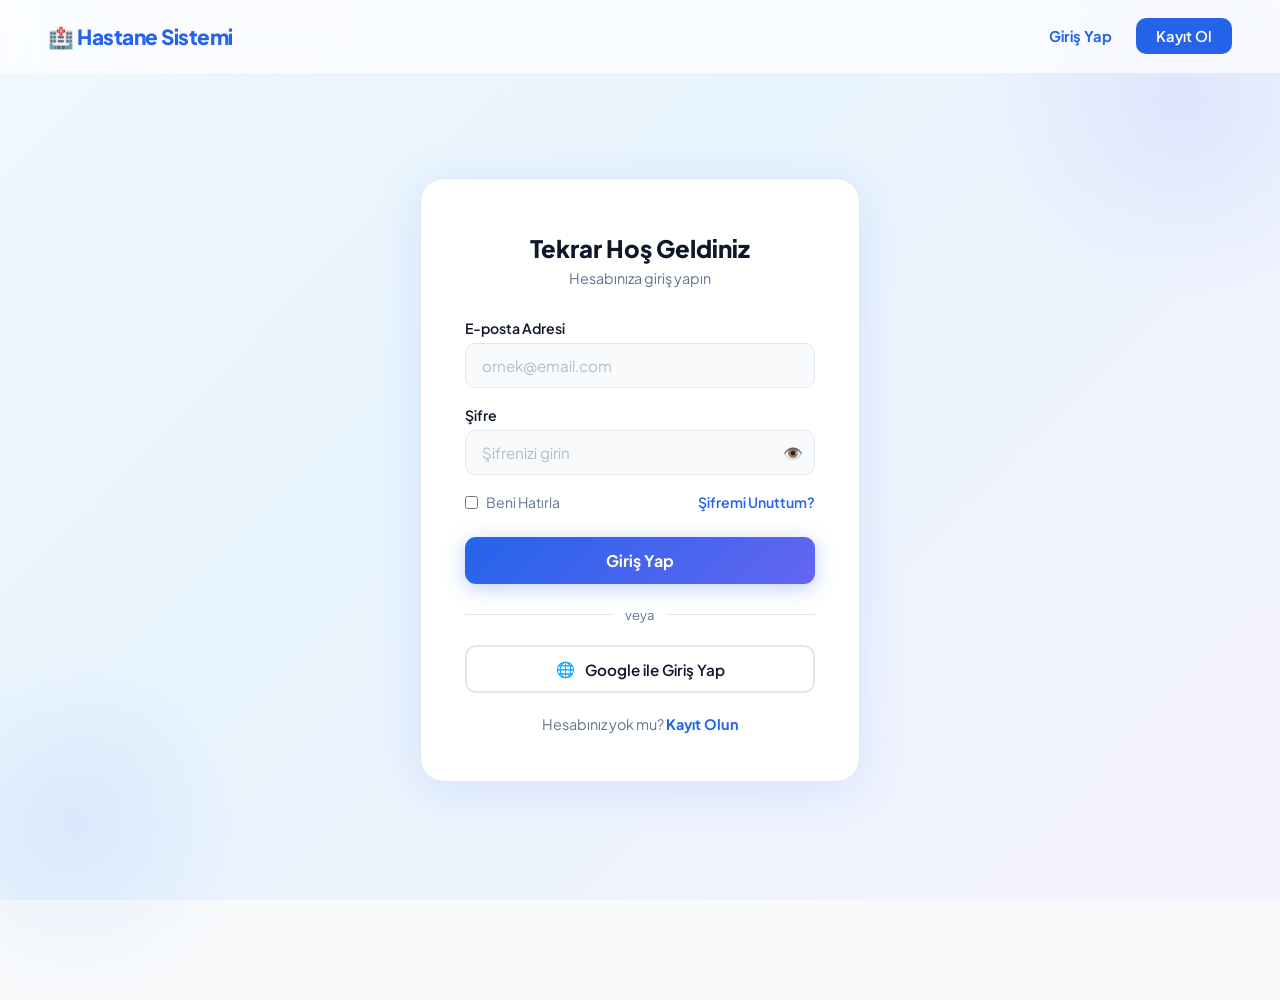
<file: pages/randevu.html>
<!DOCTYPE html>
<html lang="tr">
<head>
  <meta charset="UTF-8">
  <meta name="viewport" content="width=device-width, initial-scale=1.0">
  <title>Randevu Al - Hastane Sistemi</title>
  <link rel="stylesheet" href="../css/stil.css">
  <link rel="preconnect" href="https://fonts.googleapis.com">
  <link href="https://fonts.googleapis.com/css2?family=Plus+Jakarta+Sans:wght@400;500;600;700;800&display=swap" rel="stylesheet">
</head>
<body>

  <!-- Navbar — dinamik: giriş yaptıysa kullanıcı adı + çıkış butonu gösterir -->
  <div class="navbar" id="navbar">
    <h2><a href="../index.html" style="text-decoration:none;color:inherit;">🏥 Hastane Sistemi</a></h2>
    <div class="navbar-links" id="navLinks">
      <!-- JS ile doldurulacak -->
    </div>
  </div>

  <!-- Randevu Section -->
  <div class="randevu-section">

    <div class="randevu-header">
      <div class="hero-badge" style="margin:0 auto 16px;">📅 Online Randevu Sistemi</div>
      <h1>Randevu Alın</h1>
      <p>Size en uygun doktoru seçin ve randevunuzu oluşturun</p>
    </div>

    <!-- Progress Steps -->
    <div class="progress-steps" id="progressSteps">
      <div class="p-step active" id="pstep-1"><div class="p-step-circle">1</div><div class="p-step-label">Bölüm</div></div>
      <div class="p-line" id="pline-1"></div>
      <div class="p-step" id="pstep-2"><div class="p-step-circle">2</div><div class="p-step-label">Doktor</div></div>
      <div class="p-line" id="pline-2"></div>
      <div class="p-step" id="pstep-3"><div class="p-step-circle">3</div><div class="p-step-label">Tarih & Saat</div></div>
      <div class="p-line" id="pline-3"></div>
      <div class="p-step" id="pstep-4"><div class="p-step-circle">4</div><div class="p-step-label">Onay</div></div>
    </div>

    <!-- STEP 1: Bölüm -->
    <div id="step-bolum" class="step-container">
      <div class="randevu-card full">
        <h3>🏥 Bölüm Seçin</h3>
        <div id="bolumLoading" style="text-align:center;padding:40px;color:var(--text-muted);">
          <span style="font-size:2rem;"></span><p style="margin-top:8px;">Bölümler yükleniyor...</p>
        </div>
        <div class="bolum-grid" id="bolumGrid" style="display:none;"></div>
      </div>
    </div>

    <!-- STEP 2: Doktor -->
    <div id="step-doktor" class="step-container" style="display:none;">
      <div class="randevu-card full">
        <h3>👨‍⚕️ Doktor Seçin</h3>
        <p style="color:var(--text-muted);font-size:0.9rem;margin-bottom:20px;" id="bolumLabel"></p>
        <div id="doktorLoading" style="text-align:center;padding:40px;color:var(--text-muted);display:none;">
          <span style="font-size:2rem;">⏳</span><p style="margin-top:8px;">Doktorlar yükleniyor...</p>
        </div>
        <div class="doctor-list" id="doctorList"></div>
        <button class="btn-back" onclick="goStep(1)">← Geri</button>
      </div>
    </div>

    <!-- STEP 3: Tarih & Saat -->
    <div id="step-tarih" class="step-container" style="display:none;">
      <div class="randevu-grid">
        <div class="randevu-card">
          <h3>📅 Tarih Seçin</h3>
          <div class="form-group">
            <input type="date" id="appointmentDate" onchange="loadTimeSlots()">
          </div>
          <div style="background:var(--primary-light);border-radius:10px;padding:14px 16px;font-size:0.86rem;color:var(--primary);font-weight:600;margin-top:8px;">
            💡 Bugünden itibaren 30 gün içindeki tarihler seçilebilir.
          </div>
        </div>
        <div class="randevu-card">
          <h3>🕐 Saat Seçin</h3>
          <div class="time-slots" id="timeSlots">
            <p style="color:var(--text-muted);font-size:0.9rem;">Önce tarih seçin</p>
          </div>
        </div>
        <div class="randevu-card full">
          <h3>📋 Randevu Özeti</h3>
          <div class="summary-item"><span>Bölüm</span><span id="sum-bolum" class="empty">—</span></div>
          <div class="summary-item"><span>Doktor</span><span id="sum-doktor" class="empty">—</span></div>
          <div class="summary-item"><span>Tarih</span><span id="sum-tarih" class="empty">—</span></div>
          <div class="summary-item"><span>Saat</span><span id="sum-saat" class="empty">—</span></div>
          <div style="display:flex;gap:12px;margin-top:20px;">
            <button class="btn-back" onclick="goStep(2)">← Geri</button>
            <button class="btn-primary" style="flex:1;margin-top:0;" id="confirmBtn" onclick="goStep(4)">Randevuyu Onayla ✓</button>
          </div>
        </div>
      </div>
    </div>

    <!-- STEP 4: Onay -->
    <div id="step-onay" class="step-container" style="display:none;">
      <div class="success-box">
        <div class="success-icon">🎉</div>
        <h2>Randevunuz Alındı!</h2>
        <p>Randevu bilgileriniz e-posta adresinize gönderildi.</p>
        <div style="background:var(--bg);border-radius:14px;padding:20px;text-align:left;margin-bottom:24px;border:1px solid var(--border);">
          <div class="summary-item"><span>Bölüm</span><span id="conf-bolum">—</span></div>
          <div class="summary-item"><span>Doktor</span><span id="conf-doktor">—</span></div>
          <div class="summary-item"><span>Tarih</span><span id="conf-tarih">—</span></div>
          <div class="summary-item"><span>Saat</span><span id="conf-saat">—</span></div>
          <div class="summary-item"><span>Randevu No</span><span id="conf-no" style="color:var(--primary);">—</span></div>
        </div>
        <div style="display:flex;gap:12px;justify-content:center;flex-wrap:wrap;">
          <button class="cta" onclick="printAppointment()">🖨️ Yazdır</button>
          <button class="cta-outline" onclick="newAppointment()">🔄 Yeni Randevu</button>
          <button class="cta-outline" onclick="window.location.href='randevularim.html'" style="background:var(--primary-light);color:var(--primary);border-color:var(--primary);">📋 Randevularım</button>
        </div>
        <div id="demoNotice" style="display:none;margin-top:16px;padding:10px 16px;background:#fef3c7;border:1px solid #f59e0b;border-radius:10px;font-size:0.82rem;color:#92400e;font-weight:600;">
          ⚠️ Demo mod: Backend bağlantısı sağlanamadı. Randevu gerçek sistemde kaydedilmedi.
        </div>
      </div>
    </div>

  </div>

  <footer>
    <div class="footer-bottom">
      <p>© 2026 <span>Hastane Sistemi</span> — Üniversite Proje Grubu</p>
    </div>
  </footer>

  <!-- ✅ api.js her şeyden ÖNCE -->
  <script src="../js/api.js"></script>
  <script>
    // ============================================================
    // AUTH CHECK — giriş yapılmamışsa yönlendir
    // ============================================================
    if (!AuthAPI.isLoggedIn()) {
      alert('Bu sayfayı görmek için giriş yapmalısınız!');
      window.location.href = 'giris.html';
    }

    // ============================================================
    // NAVBAR — buildNavbar kullan (api.js'den)
    // ============================================================
    buildNavbar('randevu', true);

    // ============================================================
    // STATE
    // ============================================================
    let selectedBolum  = null;
    let selectedDoktor = null;
    let selectedDate   = null;
    let selectedTime   = null;
    let currentStep    = 1;

    // Fallback static data (backend hazır olmadığında)
    const FALLBACK_BOLUMLER = [
      { id: 1, name: 'Kardiyoloji',      icon: '❤️',  desc: 'Kalp ve damar hastalıkları' },
      { id: 2, name: 'Nöroloji',         icon: '🧠',  desc: 'Sinir sistemi hastalıkları' },
      { id: 3, name: 'Ortopedi',         icon: '🦴',  desc: 'Kemik ve eklem hastalıkları' },
      { id: 4, name: 'Göz Hastalıkları', icon: '👁️',  desc: 'Göz muayene ve tedavisi' },
      { id: 5, name: 'Dahiliye',         icon: '🩺',  desc: 'İç hastalıkları uzmanı' },
      { id: 6, name: 'Pediatri',         icon: '👶',  desc: 'Çocuk sağlığı ve hastalıkları' },
      { id: 7, name: 'Dermatoloji',      icon: '🧴',  desc: 'Cilt hastalıkları uzmanı' },
      { id: 8, name: 'Psikiyatri',       icon: '🧘',  desc: 'Ruh sağlığı ve hastalıkları' },
    ];

    const FALLBACK_DOKTORLAR = {
      1: [
        { id: 1,  name: 'Dr. Ahmet Yılmaz',  specialty: 'Kardiyoloji', exp: '15 yıl', rating: '4.9' },
        { id: 2,  name: 'Dr. Ayşe Demir',    specialty: 'Kardiyoloji', exp: '10 yıl', rating: '4.8' },
      ],
      2: [
        { id: 3,  name: 'Dr. Elif Yıldız',   specialty: 'Nöroloji',    exp: '18 yıl', rating: '5.0' },
        { id: 4,  name: 'Dr. Mehmet Kaya',   specialty: 'Nöroloji',    exp: '9 yıl',  rating: '4.6' },
      ],
      3: [
        { id: 5,  name: 'Dr. Hasan Acar',    specialty: 'Ortopedi',    exp: '20 yıl', rating: '4.9' },
        { id: 6,  name: 'Dr. Mustafa Arslan',specialty: 'Ortopedi',    exp: '12 yıl', rating: '4.7' },
      ],
      4: [
        { id: 7,  name: 'Dr. Ali Özkan',     specialty: 'Göz Hastalıkları', exp: '11 yıl', rating: '4.8' },
        { id: 8,  name: 'Dr. Emine Kurt',    specialty: 'Göz Hastalıkları', exp: '14 yıl', rating: '4.9' },
      ],
      5: [
        { id: 9,  name: 'Dr. Selin Aydın',   specialty: 'Dahiliye',    exp: '22 yıl', rating: '4.9' },
        { id: 10, name: 'Dr. Fatma Çelik',   specialty: 'Dahiliye',    exp: '7 yıl',  rating: '4.5' },
      ],
      6: [
        { id: 11, name: 'Dr. Zeynep Şahin',  specialty: 'Pediatri',    exp: '10 yıl', rating: '4.8' },
        { id: 12, name: 'Dr. Gizem Karaca',  specialty: 'Pediatri',    exp: '13 yıl', rating: '4.9' },
      ],
      7: [
        { id: 13, name: 'Dr. Murat Turan',   specialty: 'Dermatoloji', exp: '8 yıl',  rating: '4.7' },
        { id: 14, name: 'Dr. İbrahim Koç',   specialty: 'Dermatoloji', exp: '16 yıl', rating: '5.0' },
      ],
      8: [
        { id: 15, name: 'Dr. Cem Kaplan',    specialty: 'Psikiyatri',  exp: '9 yıl',  rating: '4.6' },
        { id: 16, name: 'Dr. Burcu Erdem',   specialty: 'Psikiyatri',  exp: '11 yıl', rating: '4.8' },
      ],
    };

    const FALLBACK_SAATLER = [
      '09:00','09:30','10:00','10:30','11:00','11:30',
      '13:00','13:30','14:00','14:30','15:00','15:30','16:00','16:30'
    ];

    // Icon mapping for departments coming from API
    const DEPT_ICONS = {
      'kardiyoloji': '❤️', 'nöroloji': '🧠', 'ortopedi': '🦴',
      'göz': '👁️', 'dahiliye': '🩺', 'pediatri': '👶',
      'dermatoloji': '🧴', 'psikiyatri': '🧘', 'üroloji': '🫀',
      'default': '🏥'
    };

    function getDeptIcon(name) {
      if (!name) return '🏥';
      const lower = name.toLowerCase();
      for (const [key, icon] of Object.entries(DEPT_ICONS)) {
        if (lower.includes(key)) return icon;
      }
      return '🏥';
    }

    function getImageName(name) {
      return name
        .toLowerCase()
        .replace(/prof\. dr\. /g, 'dr-')
        .replace(/doç\. dr\. /g, 'dr-')
        .replace(/dr\. /g, 'dr-')
        .replace(/ı/g, 'i')
        .replace(/ğ/g, 'g')
        .replace(/ü/g, 'u')
        .replace(/ş/g, 's')
        .replace(/ö/g, 'o')
        .replace(/ç/g, 'c')
        .replace(/\s+/g, '-');
    }

    // ============================================================
    // LOAD BOLUMLER FROM API (with fallback)
    // ============================================================
    async function loadBolumler() {
      const loadingEl = document.getElementById('bolumLoading');
      const gridEl    = document.getElementById('bolumGrid');
      let bolumler    = [];

      try {
        bolumler = await DoktorAPI.getBolumler();
        // API'den gelen format: [{id, name/Name, ...}]
        bolumler = bolumler.map(b => ({
          id:   b.id   || b.Id,
          name: b.name || b.Name || b.bolumAdi || b.departmentName || 'Bilinmiyor',
          desc: b.description || b.desc || '',
          icon: getDeptIcon(b.name || b.Name || ''),
        }));
      } catch (err) {
        console.warn('API bölümleri getirelemdi, fallback kullanılıyor:', err.message);
        bolumler = FALLBACK_BOLUMLER;
      }

      loadingEl.style.display = 'none';
      gridEl.style.display    = 'grid';
      gridEl.innerHTML = bolumler.map(b => `
        <div class="bolum-card" onclick="selectBolum(${b.id}, '${(b.name||'').replace(/'/g,"\\'")}', '${b.icon}', '${(b.desc||'').replace(/'/g,"\\'")}')">
          <div class="bolum-icon">${b.icon}</div>
          <h4>${b.name}</h4>
          <p>${b.desc}</p>
        </div>
      `).join('');
    }

    function selectBolum(id, name, icon, desc) {
      selectedBolum = { id, name, icon, desc };
      document.getElementById('bolumLabel').textContent = `${icon} ${name} bölümü doktorları`;
      loadDoktorlar(id);
      goStep(2);
    }

    // ============================================================
    // LOAD DOKTORLAR FROM API (with fallback)
    // ============================================================
    async function loadDoktorlar(bolumId) {
      const loadingEl = document.getElementById('doktorLoading');
      const listEl    = document.getElementById('doctorList');
      loadingEl.style.display = 'block';
      listEl.innerHTML = '';

      let doktorlar = [];
      try {
        doktorlar = await DoktorAPI.getDoktorlar(bolumId);
        doktorlar = doktorlar.map(d => ({
          id:      d.id      || d.Id,
          name:    d.name    || d.Name    || d.ad || d.doctorName || 'Bilinmiyor',
          specialty: d.specialty || d.Specialty || d.uzmanlik || selectedBolum?.name || '',
          exp:     d.experience || d.exp || d.yil || '',
          rating:  d.rating   || d.Rating || '—',
          avatar:  d.gender === 'F' || d.gender === 'female' ? '👩‍⚕️' : '👨‍⚕️',
        }));
      } catch (err) {
        console.warn('API doktorları getirelemdi, fallback kullanılıyor:', err.message);
        doktorlar = (FALLBACK_DOKTORLAR[bolumId] || []);
      }

      loadingEl.style.display = 'none';

      if (doktorlar.length === 0) {
        listEl.innerHTML = '<p style="color:var(--text-muted);text-align:center;padding:20px;">Bu bölümde kayıtlı doktor bulunamadı.</p>';
        return;
      }

      listEl.innerHTML = doktorlar.map(d => {
        const imgName = getImageName(d.name || '');
        return `
        <div class="doctor-card" onclick="selectDoktor(${d.id}, '${(d.name||'').replace(/'/g,"\\'")}', '${(d.specialty||'').replace(/'/g,"\\'")}', '${d.exp}', '${d.rating}')" id="doc-${d.id}">
          <div class="doctor-avatar" style="width:80px;height:80px;border-radius:50%;overflow:hidden;margin:0 auto 10px;border:3px solid var(--primary-light,#e8f0fe);">
            <img src="../images/doctors/${imgName}.jpg"
                 alt="${d.name}"
                 style="width:100%;height:100%;object-fit:cover;"
                 onerror="this.src='../images/doctors/default.jpg'">
          </div>
          <h4>${d.name}</h4>
          <p>${d.specialty}</p>
          <div style="display:flex;gap:6px;justify-content:center;margin-top:6px;flex-wrap:wrap;">
            ${d.rating !== '—' ? `<span class="doctor-badge">⭐ ${d.rating}</span>` : ''}
            ${d.exp ? `<span class="doctor-badge">🕐 ${d.exp}</span>` : ''}
          </div>
        </div>
      `}).join('');
    }

    function selectDoktor(id, name, specialty, exp, rating) {
      document.querySelectorAll('.doctor-card').forEach(c => c.classList.remove('selected'));
      const card = document.getElementById('doc-' + id);
      if (card) card.classList.add('selected');
      selectedDoktor = { id, name, specialty, exp, rating };
      updateSummary();
      setTimeout(() => goStep(3), 300);
    }

    // ============================================================
    // LOAD TIME SLOTS FROM API (with fallback)
    // ============================================================
    async function loadTimeSlots() {
      selectedDate = document.getElementById('appointmentDate').value;
      selectedTime = null;
      updateSummary();

      const container = document.getElementById('timeSlots');
      container.innerHTML = '<p style="color:var(--text-muted);">⏳ Saatler yükleniyor...</p>';

      let saatler = [];
      let isFallback = false;

      try {
        const result = await DoktorAPI.getMüsaitSaatler(selectedDoktor.id, selectedDate);
        // API [{ time: "09:00", available: true }] veya ["09:00", ...] döndürebilir
        if (Array.isArray(result) && result.length > 0) {
          if (typeof result[0] === 'string') {
            saatler = result.map(s => ({ time: s, available: true }));
          } else {
            saatler = result.map(s => ({
              time:      s.time || s.saat || s,
              available: s.available !== false && s.isAvailable !== false,
            }));
          }
        }
      } catch (err) {
        console.warn('Saatler API\'den alınamadı, fallback kullanılıyor:', err.message);
        saatler = FALLBACK_SAATLER.map(s => ({ time: s, available: true }));
        isFallback = true;
      }

      if (saatler.length === 0) {
        container.innerHTML = '<p style="color:var(--text-muted);">Bu tarihte müsait saat bulunamadı.</p>';
        return;
      }

      container.innerHTML = saatler.map(s => {
        const tid = 'slot-' + s.time.replace(':', '-');
        if (!s.available) {
          return `<div class="time-slot taken" title="Bu saat dolu">${s.time} 🚫</div>`;
        }
        return `<div class="time-slot" id="${tid}" onclick="selectTime('${s.time}')">${s.time}</div>`;
      }).join('');

      if (isFallback) {
        container.innerHTML += '<p style="font-size:0.78rem;color:var(--text-muted);margin-top:12px;">⚠️ Demo veriler gösteriliyor</p>';
      }
    }

    function selectTime(time) {
      document.querySelectorAll('.time-slot').forEach(s => s.classList.remove('selected'));
      const el = document.getElementById('slot-' + time.replace(':', '-'));
      if (el) el.classList.add('selected');
      selectedTime = time;
      updateSummary();
    }

    // ============================================================
    // SUMMARY UPDATE
    // ============================================================
    function updateSummary() {
      const set = (id, val) => {
        const el = document.getElementById(id);
        if (!el) return;
        if (val) { el.textContent = val; el.classList.remove('empty'); }
        else      { el.textContent = '—'; el.classList.add('empty'); }
      };
      set('sum-bolum',  selectedBolum  ? `${selectedBolum.icon} ${selectedBolum.name}` : null);
      set('sum-doktor', selectedDoktor ? selectedDoktor.name : null);
      set('sum-tarih',  selectedDate   ? formatDate(selectedDate) : null);
      set('sum-saat',   selectedTime   || null);
    }

    function formatDate(dateStr) {
      if (!dateStr) return '';
      const d = new Date(dateStr);
      return d.toLocaleDateString('tr-TR', { weekday: 'long', year: 'numeric', month: 'long', day: 'numeric' });
    }

    // ============================================================
    // STEP NAVIGATION
    // ============================================================
    const stepIds  = ['step-bolum','step-doktor','step-tarih','step-onay'];
    const pstepIds = ['pstep-1','pstep-2','pstep-3','pstep-4'];
    const plineIds = ['pline-1','pline-2','pline-3'];

    async function goStep(n) {
      if (n === 4) {
        if (!selectedBolum || !selectedDoktor || !selectedDate || !selectedTime) {
          alert('⚠️ Lütfen tüm bilgileri doldurun: Bölüm, Doktor, Tarih ve Saat seçin!');
          return;
        }
        await confirmAppointment();
      }

      currentStep = n;
      stepIds.forEach((id, i) => {
        document.getElementById(id).style.display = (i === n - 1) ? 'block' : 'none';
      });
      pstepIds.forEach((id, i) => {
        const el = document.getElementById(id);
        el.classList.remove('active','done');
        if (i + 1 < n)       el.classList.add('done');
        else if (i + 1 === n) el.classList.add('active');
      });
      plineIds.forEach((id, i) => {
        document.getElementById(id).classList.toggle('done', i + 1 < n);
      });

      if (n === 3) {
        const today   = new Date().toISOString().split('T')[0];
        const maxDate = new Date();
        maxDate.setDate(maxDate.getDate() + 30);
        const dateInput = document.getElementById('appointmentDate');
        dateInput.min = today;
        dateInput.max = maxDate.toISOString().split('T')[0];
      }

      window.scrollTo({ top: 0, behavior: 'smooth' });
    }

    // ============================================================
    // CONFIRM APPOINTMENT — API çağrısı
    // ============================================================
    async function confirmAppointment() {
      const confirmBtn = document.getElementById('confirmBtn');
      confirmBtn.disabled    = true;
      confirmBtn.textContent = '⏳ Randevu oluşturuluyor...';

      let randNo = '';
      let apiSuccess = false;

      try {
        // 🔌 BACKEND API çağrısı — AppointmentAPI.create({ doctorId, date, time })
        const result = await AppointmentAPI.create({
          doctorId: selectedDoktor.id,
          date:     selectedDate,
          time:     selectedTime,
        });
        // Backend'den gelen ID'yi al (farklı field isimlerini destekle)
        randNo = result?.id
              || result?.appointmentId
              || result?.randevuId
              || result?.data?.id
              || ('RND-' + Math.floor(Math.random() * 90000 + 10000));
        apiSuccess = true;
      } catch (err) {
        console.warn('Randevu API hatası:', err.message);
        // Backend hazır değilse veya hata varsa — demo mod
        randNo = 'DEMO-' + Math.floor(Math.random() * 90000 + 10000);
      } finally {
        confirmBtn.disabled    = false;
        confirmBtn.textContent = 'Randevuyu Onayla ✓';
      }

      // Onay sayfasını doldur
      const set = (id, val) => { document.getElementById(id).textContent = val; };
      set('conf-bolum',  `${selectedBolum.icon} ${selectedBolum.name}`);
      set('conf-doktor', selectedDoktor.name);
      set('conf-tarih',  formatDate(selectedDate));
      set('conf-saat',   selectedTime);
      set('conf-no',     randNo);

      // Demo uyarısı göster/gizle
      const demoNotice = document.getElementById('demoNotice');
      if (demoNotice) demoNotice.style.display = apiSuccess ? 'none' : 'block';
    }

    function newAppointment() {
      selectedBolum = selectedDoktor = selectedDate = selectedTime = null;
      document.getElementById('bolumLoading').style.display = 'block';
      document.getElementById('bolumGrid').style.display    = 'none';
      goStep(1);
      loadBolumler();
    }

    function printAppointment() { window.print(); }

    // ============================================================
    // NAVBAR SCROLL
    // ============================================================
    const navbar = document.getElementById('navbar');
    window.addEventListener('scroll', () => navbar.classList.toggle('scrolled', window.scrollY > 30));

    // ============================================================
    // INIT
    // ============================================================
    loadBolumler();

    const today = new Date().toISOString().split('T')[0];
    const dateEl = document.getElementById('appointmentDate');
    if (dateEl) dateEl.min = today;
  </script>

</body>
</html>
</file>
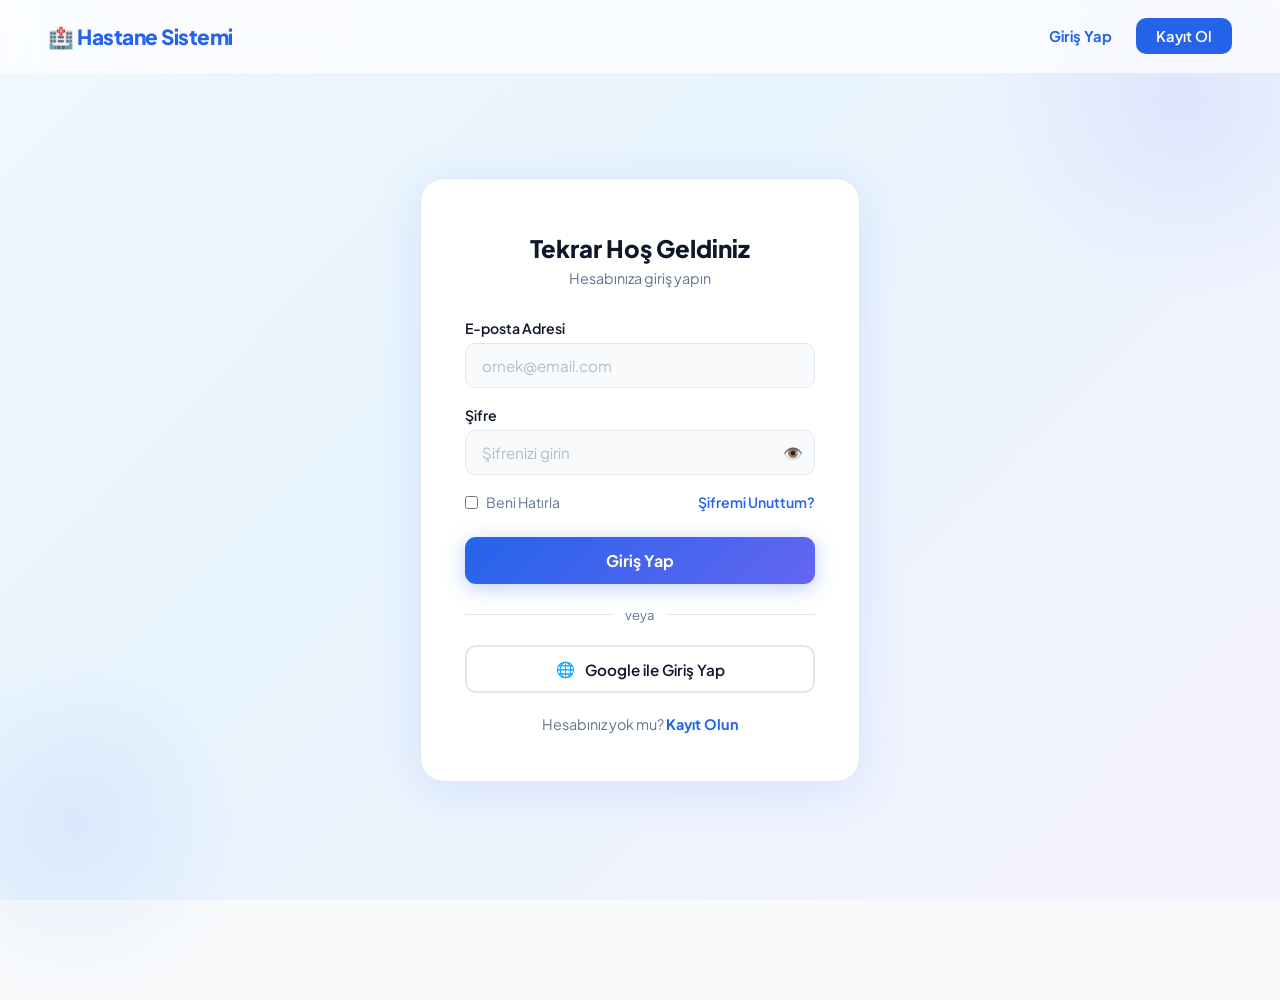
<file: pages/randevularim.html>
<!DOCTYPE html>
<html lang="tr">
<head>
  <meta charset="UTF-8">
  <meta name="viewport" content="width=device-width, initial-scale=1.0">
  <title>Randevularım - Hastane Sistemi</title>
  <link rel="stylesheet" href="../css/stil.css">
  <link rel="preconnect" href="https://fonts.googleapis.com">
  <link href="https://fonts.googleapis.com/css2?family=Plus+Jakarta+Sans:wght@400;500;600;700;800&display=swap" rel="stylesheet">
  <style>
    .randevularim-section {
      min-height: 100vh;
      padding: 120px 24px 80px;
      max-width: 860px;
      margin: 0 auto;
    }
    .randevularim-header {
      text-align: center;
      margin-bottom: 40px;
    }
    .randevularim-header h1 {
      font-size: clamp(1.8rem, 4vw, 2.6rem);
      font-weight: 800;
      letter-spacing: -1px;
      color: var(--text);
      margin-bottom: 10px;
    }
    .randevularim-header p {
      color: var(--text-muted);
      font-size: 1rem;
    }

    /* Loading / Empty State */
    .state-box {
      text-align: center;
      padding: 64px 24px;
      background: var(--white);
      border-radius: var(--radius);
      border: 2px dashed var(--border);
    }
    .state-box .state-icon { font-size: 3rem; margin-bottom: 16px; }
    .state-box h3 { font-size: 1.2rem; font-weight: 700; color: var(--text); margin-bottom: 8px; }
    .state-box p  { color: var(--text-muted); font-size: 0.95rem; margin-bottom: 24px; }

    /* Appointment Card */
    .apt-card {
      background: var(--white);
      border: 1px solid var(--border);
      border-radius: var(--radius);
      padding: 24px 28px;
      margin-bottom: 16px;
      box-shadow: var(--card-shadow);
      display: grid;
      grid-template-columns: 1fr auto;
      align-items: start;
      gap: 16px;
      transition: var(--transition);
      animation: fadeUp 0.4s ease both;
    }
    .apt-card:hover { transform: translateY(-2px); box-shadow: 0 8px 32px rgba(37,99,235,0.12); }
    .apt-card.cancelled { opacity: 0.5; pointer-events: none; }

    .apt-info {}
    .apt-no {
      font-size: 0.75rem;
      font-weight: 700;
      color: var(--primary);
      background: var(--primary-light);
      padding: 4px 10px;
      border-radius: 20px;
      display: inline-block;
      margin-bottom: 10px;
    }
    .apt-title {
      font-size: 1.05rem;
      font-weight: 700;
      color: var(--text);
      margin-bottom: 6px;
    }
    .apt-meta {
      display: flex;
      flex-wrap: wrap;
      gap: 12px;
      margin-top: 10px;
    }
    .apt-meta-item {
      display: flex;
      align-items: center;
      gap: 5px;
      font-size: 0.85rem;
      color: var(--text-muted);
      font-weight: 500;
    }

    .apt-status {
      display: inline-flex;
      align-items: center;
      gap: 6px;
      padding: 5px 14px;
      border-radius: 20px;
      font-size: 0.8rem;
      font-weight: 700;
    }
    .status-upcoming  { background: #d1fae5; color: #065f46; }
    .status-completed { background: #e0f2fe; color: #0369a1; }
    .status-cancelled { background: #fee2e2; color: #991b1b; }

    .apt-actions {
      display: flex;
      flex-direction: column;
      gap: 8px;
      align-items: flex-end;
    }

    .btn-cancel {
      background: none;
      border: 1.5px solid var(--danger);
      color: var(--danger);
      padding: 8px 16px;
      border-radius: 8px;
      font-size: 0.82rem;
      font-weight: 700;
      cursor: pointer;
      font-family: inherit;
      transition: var(--transition);
      white-space: nowrap;
    }
    .btn-cancel:hover { background: var(--danger); color: white; }

    .filter-bar {
      display: flex;
      gap: 8px;
      margin-bottom: 24px;
      flex-wrap: wrap;
    }
    .filter-btn {
      padding: 7px 18px;
      border-radius: 20px;
      border: 1.5px solid var(--border);
      background: white;
      color: var(--text-muted);
      font-size: 0.85rem;
      font-weight: 600;
      cursor: pointer;
      font-family: inherit;
      transition: var(--transition);
    }
    .filter-btn.active, .filter-btn:hover {
      background: var(--primary);
      color: white;
      border-color: var(--primary);
    }

    @keyframes fadeUp {
      from { opacity: 0; transform: translateY(16px); }
      to   { opacity: 1; transform: translateY(0); }
    }

    @media (max-width: 600px) {
      .apt-card { grid-template-columns: 1fr; }
      .apt-actions { flex-direction: row; align-items: center; }
    }
  </style>
</head>
<body>

  <!-- Navbar -->
  <div class="navbar" id="navbar">
    <h2><a href="../index.html" style="text-decoration:none;color:inherit;">🏥 Hastane Sistemi</a></h2>
    <div class="navbar-links" id="navLinks"></div>
  </div>

  <div class="randevularim-section">

    <div class="randevularim-header">
      <div class="hero-badge" style="margin:0 auto 16px;">📋 Randevularım</div>
      <h1>Randevularım</h1>
      <p id="welcomeMsg">Yükleniyor...</p>
    </div>

    <!-- Filter -->
    <div class="filter-bar" id="filterBar" style="display:none;">
      <button class="filter-btn active" onclick="filterApts('all', this)">Tümü</button>
      <button class="filter-btn" onclick="filterApts('upcoming', this)">✅ Yaklaşan</button>
      <button class="filter-btn" onclick="filterApts('completed', this)">🔵 Geçmiş</button>
      <button class="filter-btn" onclick="filterApts('cancelled', this)">❌ İptal</button>
    </div>

    <!-- Demo Notice -->
    <div id="randevuDemoNotice" style="display:none;padding:12px 16px;background:#fef3c7;border:1px solid #f59e0b;border-radius:10px;font-size:0.84rem;color:#92400e;font-weight:600;margin-bottom:16px;">
      ⚠️ Demo mod: Backend bağlantısı sağlanamadı. Aşağıdaki veriler örnek verilerdir.
    </div>

    <!-- Content -->
    <div id="aptContent">
      <div class="state-box">
        <div class="state-icon">⏳</div>
        <h3>Randevularınız yükleniyor...</h3>
        <p>Lütfen bekleyin</p>
      </div>
    </div>

    <!-- New Appointment CTA -->
    <div style="text-align:center;margin-top:36px;">
      <button class="cta" onclick="window.location.href='randevu.html'">📅 Yeni Randevu Al</button>
    </div>

  </div>

  <footer>
    <div class="footer-bottom">
      <p>© 2026 <span>Hastane Sistemi</span> — Üniversite Proje Grubu</p>
    </div>
  </footer>

  <script src="../js/api.js"></script>
  <script>
    // Auth check
    if (!AuthAPI.isLoggedIn()) {
      window.location.href = 'giris.html';
    }

    // Navbar
    buildNavbar('randevularim', true);

    const navbar = document.getElementById('navbar');
    window.addEventListener('scroll', () => navbar.classList.toggle('scrolled', window.scrollY > 30));

    let allApts = [];

    // ============================================================
    // LOAD RANDEVULAR
    // ============================================================
    async function loadRandevular() {
      const contentEl  = document.getElementById('aptContent');
      const filterBar  = document.getElementById('filterBar');
      const welcomeMsg = document.getElementById('welcomeMsg');
      const userName   = localStorage.getItem('userName') || 'Kullanıcı';
      let isDemo = false;

      try {
        // 🔌 BACKEND API çağrısı
        allApts = await AppointmentAPI.getMine();

        // Normalize fields (backend'e göre değişebilir)
        allApts = allApts.map(a => ({
          id:         a.id         || a.Id         || a.appointmentId || '',
          doktor:     a.doctorName || a.doktor      || a.doctor        || '—',
          bolum:      a.department || a.bolum       || a.departmentName|| '—',
          tarih:      a.date       || a.tarih       || a.appointmentDate|| '',
          saat:       a.time       || a.saat        || a.appointmentTime|| '—',
          status:     a.status     || a.Status      || 'upcoming',
          randNo:     a.id         || a.appointmentNo || ('RND-' + Math.floor(Math.random()*90000+10000)),
        }));

      } catch (err) {
        console.warn('Randevular API\'den alınamadı:', err.message);
        isDemo = true;

        // Demo veriler (backend hazır değilse)
        allApts = [
          { id: '1', doktor: 'Prof. Dr. Ali Kaya', bolum: 'Kardiyoloji', tarih: '2026-05-15', saat: '10:00', status: 'upcoming',  randNo: 'RND-10234' },
          { id: '2', doktor: 'Dr. Emre Demir',     bolum: 'Nöroloji',    tarih: '2026-04-20', saat: '14:30', status: 'completed', randNo: 'RND-20891' },
          { id: '3', doktor: 'Doç. Dr. Hülya Arslan', bolum: 'Ortopedi', tarih: '2026-03-10', saat: '09:00', status: 'cancelled', randNo: 'RND-39441' },
        ];
      }

      welcomeMsg.textContent = isDemo
        ? `Merhaba, ${userName} — (Demo mod — backend bağlantısı yok)`
        : `Merhaba, ${userName} — toplam ${allApts.length} randevunuz var`;
      filterBar.style.display = 'flex';
      renderApts(allApts);

      // Demo uyarısı
      const demoNotice = document.getElementById('randevuDemoNotice');
      if (demoNotice) demoNotice.style.display = isDemo ? 'block' : 'none';
    }

    // ============================================================
    // RENDER
    // ============================================================
    function renderApts(list) {
      const contentEl = document.getElementById('aptContent');

      if (list.length === 0) {
        contentEl.innerHTML = `
          <div class="state-box">
            <div class="state-icon">📭</div>
            <h3>Henüz randevunuz yok</h3>
            <p>İlk randevunuzu hemen oluşturun</p>
            <button class="cta" onclick="window.location.href='randevu.html'">📅 Randevu Al</button>
          </div>`;
        return;
      }

      contentEl.innerHTML = list.map((a, idx) => {
        const statusInfo = getStatusInfo(a.status);
        const dateStr    = a.tarih ? formatDate(a.tarih) : '—';
        const isUpcoming = a.status === 'upcoming';

        return `
          <div class="apt-card ${a.status === 'cancelled' ? 'cancelled' : ''}" id="apt-${a.id}" style="animation-delay:${idx * 0.06}s">
            <div class="apt-info">
              <span class="apt-no">${a.randNo}</span>
              <div class="apt-title">🩺 ${a.doktor}</div>
              <div style="color:var(--text-muted);font-size:0.88rem;margin-bottom:8px;">🏥 ${a.bolum}</div>
              <div class="apt-meta">
                <div class="apt-meta-item">📅 ${dateStr}</div>
                <div class="apt-meta-item">🕐 ${a.saat}</div>
              </div>
            </div>
            <div class="apt-actions">
              <span class="apt-status ${statusInfo.cls}">${statusInfo.icon} ${statusInfo.label}</span>
              ${isUpcoming ? `<button class="btn-cancel" onclick="iptalEt('${a.id}')">❌ İptal Et</button>` : ''}
            </div>
          </div>
        `;
      }).join('');
    }

    function getStatusInfo(status) {
      const map = {
        upcoming:  { cls: 'status-upcoming',  icon: '✅', label: 'Yaklaşan'  },
        completed: { cls: 'status-completed', icon: '🔵', label: 'Tamamlandı' },
        cancelled: { cls: 'status-cancelled', icon: '❌', label: 'İptal Edildi' },
      };
      return map[status] || map['upcoming'];
    }

    function formatDate(dateStr) {
      if (!dateStr) return '—';
      const d = new Date(dateStr);
      return d.toLocaleDateString('tr-TR', { weekday: 'short', year: 'numeric', month: 'short', day: 'numeric' });
    }

    // ============================================================
    // FILTER
    // ============================================================
    function filterApts(type, btn) {
      document.querySelectorAll('.filter-btn').forEach(b => b.classList.remove('active'));
      btn.classList.add('active');
      if (type === 'all') renderApts(allApts);
      else renderApts(allApts.filter(a => a.status === type));
    }

    // ============================================================
    // CANCEL APPOINTMENT
    // ============================================================
    async function iptalEt(id) {
      if (!confirm('Bu randevuyu iptal etmek istediğinizden emin misiniz?')) return;

      const card = document.getElementById('apt-' + id);
      if (card) { card.style.opacity = '0.5'; card.style.pointerEvents = 'none'; }

      try {
        await RandevuAPI.iptalEt(id);
        // Local state güncelle
        const apt = allApts.find(a => a.id === id);
        if (apt) apt.status = 'cancelled';
        renderApts(allApts);
      } catch (err) {
        alert('İptal edilirken hata oluştu: ' + (err.message || 'Bilinmeyen hata'));
        if (card) { card.style.opacity = '1'; card.style.pointerEvents = 'auto'; }
      }
    }

    // ============================================================
    // INIT
    // ============================================================
    loadRandevular();
  </script>

</body>
</html>
</file>
<file: css/stil.css>
/* ===== RESET & BASE ===== */
*, *::before, *::after { box-sizing: border-box; margin: 0; padding: 0; }

:root {
  --primary: #2563eb;
  --primary-dark: #1d4ed8;
  --primary-light: #eff6ff;
  --secondary: #0ea5e9;
  --accent: #6366f1;
  --success: #10b981;
  --danger: #ef4444;
  --warning: #f59e0b;
  --text: #0f172a;
  --text-muted: #64748b;
  --border: #e2e8f0;
  --bg: #f8fafc;
  --white: #ffffff;
  --card-shadow: 0 4px 24px rgba(37,99,235,0.08);
  --radius: 16px;
  --radius-sm: 10px;
  --transition: all 0.3s cubic-bezier(0.4,0,0.2,1);
}

html { scroll-behavior: smooth; }

body {
  font-family: 'Plus Jakarta Sans', sans-serif;
  background: var(--bg);
  color: var(--text);
  min-height: 100vh;
  overflow-x: hidden;
}

/* ===== NAVBAR ===== */
.navbar {
  position: fixed;
  top: 0; left: 0; right: 0;
  z-index: 999;
  display: flex;
  align-items: center;
  justify-content: space-between;
  padding: 18px 48px;
  background: rgba(255,255,255,0.7);
  backdrop-filter: blur(16px);
  -webkit-backdrop-filter: blur(16px);
  border-bottom: 1px solid transparent;
  transition: var(--transition);
}
.navbar.scrolled {
  background: rgba(255,255,255,0.95);
  border-bottom: 1px solid var(--border);
  box-shadow: 0 2px 20px rgba(37,99,235,0.08);
  padding: 14px 48px;
}
.navbar h2 {
  font-size: 1.3rem;
  font-weight: 800;
  color: var(--primary);
  letter-spacing: -0.5px;
}
.navbar-links {
  display: flex;
  align-items: center;
  gap: 8px;
}
.navbar-links a {
  text-decoration: none;
  color: var(--text-muted);
  font-weight: 600;
  font-size: 0.92rem;
  padding: 8px 16px;
  border-radius: 8px;
  transition: var(--transition);
}
.navbar-links a:hover {
  color: var(--primary);
  background: var(--primary-light);
}
.navbar-links .btn-nav {
  background: var(--primary);
  color: white !important;
  border-radius: 10px;
  padding: 9px 20px;
}
.navbar-links .btn-nav:hover {
  background: var(--primary-dark);
  transform: translateY(-1px);
  box-shadow: 0 4px 16px rgba(37,99,235,0.3);
}

/* ===== HERO ===== */
.hero {
  min-height: 100vh;
  display: flex;
  align-items: center;
  justify-content: center;
  padding: 120px 24px 60px;
  background: linear-gradient(135deg, #f0f7ff 0%, #e8f4fd 40%, #f5f3ff 100%);
  position: relative;
  overflow: hidden;
}
.hero::before {
  content: '';
  position: absolute;
  top: -200px; right: -200px;
  width: 600px; height: 600px;
  background: radial-gradient(circle, rgba(99,102,241,0.12) 0%, transparent 70%);
  border-radius: 50%;
}
.hero::after {
  content: '';
  position: absolute;
  bottom: -150px; left: -150px;
  width: 500px; height: 500px;
  background: radial-gradient(circle, rgba(37,99,235,0.1) 0%, transparent 70%);
  border-radius: 50%;
}
.hero-content {
  text-align: center;
  max-width: 760px;
  position: relative;
  z-index: 1;
}
.hero-badge {
  display: inline-flex;
  align-items: center;
  gap: 8px;
  background: linear-gradient(135deg, #ede9fe, #dbeafe);
  color: var(--accent);
  font-weight: 700;
  font-size: 0.85rem;
  padding: 8px 20px;
  border-radius: 50px;
  margin-bottom: 28px;
  border: 1px solid rgba(99,102,241,0.2);
  animation: fadeDown 0.6s ease both;
}
.hero h1 {
  font-size: clamp(2.2rem, 5vw, 3.8rem);
  font-weight: 800;
  line-height: 1.15;
  letter-spacing: -1.5px;
  color: var(--text);
  margin-bottom: 20px;
  animation: fadeUp 0.7s ease 0.1s both;
}
.hero h1 span { color: var(--primary); }
.hero p {
  font-size: 1.1rem;
  color: var(--text-muted);
  max-width: 560px;
  margin: 0 auto 36px;
  line-height: 1.7;
  animation: fadeUp 0.7s ease 0.2s both;
}
.cta-group {
  display: flex;
  gap: 12px;
  justify-content: center;
  flex-wrap: wrap;
  margin-bottom: 52px;
  animation: fadeUp 0.7s ease 0.3s both;
}
.cta {
  background: linear-gradient(135deg, var(--primary), var(--accent));
  color: white;
  border: none;
  padding: 14px 32px;
  border-radius: 12px;
  font-size: 1rem;
  font-weight: 700;
  cursor: pointer;
  transition: var(--transition);
  box-shadow: 0 4px 20px rgba(37,99,235,0.35);
  font-family: inherit;
}
.cta:hover {
  transform: translateY(-2px);
  box-shadow: 0 8px 30px rgba(37,99,235,0.45);
}
.cta-outline {
  background: white;
  color: var(--primary);
  border: 2px solid var(--border);
  padding: 14px 32px;
  border-radius: 12px;
  font-size: 1rem;
  font-weight: 700;
  cursor: pointer;
  transition: var(--transition);
  font-family: inherit;
}
.cta-outline:hover {
  border-color: var(--primary);
  background: var(--primary-light);
  transform: translateY(-2px);
}

/* Hero Stats */
.hero-stats {
  display: flex;
  gap: 40px;
  justify-content: center;
  animation: fadeUp 0.7s ease 0.4s both;
}
.hero-stat { text-align: center; }
.hero-stat-num {
  font-size: 2rem;
  font-weight: 800;
  color: var(--primary);
  display: block;
  letter-spacing: -1px;
}
.hero-stat-label {
  font-size: 0.82rem;
  color: var(--text-muted);
  font-weight: 500;
  margin-top: 2px;
}

/* ===== FEATURES STRIP ===== */
.features-strip {
  display: flex;
  justify-content: center;
  gap: 0;
  background: white;
  border-top: 1px solid var(--border);
  border-bottom: 1px solid var(--border);
  padding: 0;
}
.feature-item {
  display: flex;
  align-items: center;
  gap: 16px;
  padding: 28px 48px;
  flex: 1;
  max-width: 320px;
  border-right: 1px solid var(--border);
  transition: var(--transition);
}
.feature-item:last-child { border-right: none; }
.feature-item:hover { background: var(--primary-light); }
.feature-item > span {
  font-size: 2rem;
  flex-shrink: 0;
}
.feature-item h4 {
  font-size: 0.95rem;
  font-weight: 700;
  color: var(--text);
  margin-bottom: 2px;
}
.feature-item p {
  font-size: 0.82rem;
  color: var(--text-muted);
}

/* ===== SECTIONS ===== */
section {
  padding: 90px 24px;
}
section h2 {
  text-align: center;
  font-size: clamp(1.6rem, 3vw, 2.4rem);
  font-weight: 800;
  letter-spacing: -0.5px;
  margin-bottom: 10px;
}
.section-sub {
  text-align: center;
  color: var(--text-muted);
  font-size: 1rem;
  margin-bottom: 54px;
}

/* ===== HOW IT WORKS ===== */
.how-it-works { background: var(--bg); }
.steps-row {
  display: flex;
  gap: 24px;
  justify-content: center;
  max-width: 860px;
  margin: 0 auto;
  flex-wrap: wrap;
}
.step {
  background: white;
  border-radius: var(--radius);
  padding: 36px 28px;
  text-align: center;
  flex: 1;
  min-width: 200px;
  max-width: 260px;
  box-shadow: var(--card-shadow);
  border: 1px solid var(--border);
  transition: var(--transition);
}
.step:hover {
  transform: translateY(-6px);
  box-shadow: 0 12px 40px rgba(37,99,235,0.14);
  border-color: var(--primary);
}
.step-num {
  width: 52px; height: 52px;
  background: linear-gradient(135deg, var(--primary), var(--accent));
  color: white;
  font-size: 1.4rem;
  font-weight: 800;
  border-radius: 50%;
  display: flex;
  align-items: center;
  justify-content: center;
  margin: 0 auto 18px;
  box-shadow: 0 4px 16px rgba(37,99,235,0.3);
}
.step h4 {
  font-size: 1rem;
  font-weight: 700;
  margin-bottom: 8px;
}
.step p {
  font-size: 0.87rem;
  color: var(--text-muted);
  line-height: 1.6;
}

/* ===== SERVICES ===== */
.services { background: linear-gradient(135deg, #f0f7ff, #f5f3ff); }
.services-container {
  display: flex;
  gap: 24px;
  justify-content: center;
  max-width: 960px;
  margin: 0 auto;
  flex-wrap: wrap;
}
.service-card {
  background: white;
  border-radius: var(--radius);
  padding: 40px 30px;
  text-align: center;
  flex: 1;
  min-width: 220px;
  max-width: 280px;
  box-shadow: var(--card-shadow);
  border: 1px solid var(--border);
  transition: var(--transition);
}
.service-card:hover {
  transform: translateY(-8px);
  box-shadow: 0 16px 48px rgba(37,99,235,0.15);
  border-color: var(--primary);
}
.service-card .icon {
  font-size: 2.8rem;
  margin-bottom: 18px;
}
.service-card h3 {
  font-size: 1.05rem;
  font-weight: 700;
  margin-bottom: 10px;
}
.service-card p {
  font-size: 0.87rem;
  color: var(--text-muted);
  line-height: 1.6;
}

/* ===== FOOTER ===== */
footer {
  background: var(--text);
  color: rgba(255,255,255,0.6);
  text-align: center;
  padding: 28px 24px;
  font-size: 0.88rem;
}
footer span { color: var(--primary); font-weight: 700; }

/* ===== REVEAL ANIMATION ===== */
.reveal {
  opacity: 0;
  transform: translateY(30px);
  transition: opacity 0.7s ease, transform 0.7s ease;
}
.reveal.visible {
  opacity: 1;
  transform: translateY(0);
}

/* ===== KEYFRAMES ===== */
@keyframes fadeUp {
  from { opacity: 0; transform: translateY(24px); }
  to   { opacity: 1; transform: translateY(0); }
}
@keyframes fadeDown {
  from { opacity: 0; transform: translateY(-16px); }
  to   { opacity: 1; transform: translateY(0); }
}

/* ===== PAGES SHARED STYLES ===== */
.page-wrapper {
  min-height: 100vh;
  display: flex;
  flex-direction: column;
}
.page-body {
  flex: 1;
  padding-top: 88px;
}

/* --- Auth Forms (Giriş / Kayıt) --- */
.auth-section {
  min-height: 100vh;
  display: flex;
  align-items: center;
  justify-content: center;
  padding: 120px 24px 60px;
  background: linear-gradient(135deg, #f0f7ff 0%, #e8f4fd 40%, #f5f3ff 100%);
  position: relative;
}
.auth-card {
  background: white;
  border-radius: 24px;
  padding: 48px 44px;
  width: 100%;
  max-width: 440px;
  box-shadow: 0 8px 48px rgba(37,99,235,0.12);
  border: 1px solid var(--border);
  animation: fadeUp 0.6s ease both;
}
.auth-card .logo {
  text-align: center;
  font-size: 2.5rem;
  margin-bottom: 6px;
}
.auth-card h2 {
  text-align: center;
  font-size: 1.5rem;
  font-weight: 800;
  margin-bottom: 6px;
  color: var(--text);
}
.auth-card .sub {
  text-align: center;
  color: var(--text-muted);
  font-size: 0.9rem;
  margin-bottom: 32px;
}
.form-group {
  margin-bottom: 18px;
}
.form-group label {
  display: block;
  font-size: 0.88rem;
  font-weight: 600;
  color: var(--text);
  margin-bottom: 6px;
}
.form-group input,
.form-group select {
  width: 100%;
  padding: 12px 16px;
  border: 1.5px solid var(--border);
  border-radius: 10px;
  font-size: 0.95rem;
  font-family: inherit;
  color: var(--text);
  background: var(--bg);
  transition: var(--transition);
  outline: none;
}
.form-group input:focus,
.form-group select:focus {
  border-color: var(--primary);
  background: white;
  box-shadow: 0 0 0 3px rgba(37,99,235,0.1);
}
.form-group input::placeholder { color: #b0bec5; }

.btn-primary {
  width: 100%;
  padding: 13px;
  background: linear-gradient(135deg, var(--primary), var(--accent));
  color: white;
  border: none;
  border-radius: 11px;
  font-size: 1rem;
  font-weight: 700;
  cursor: pointer;
  font-family: inherit;
  transition: var(--transition);
  box-shadow: 0 4px 20px rgba(37,99,235,0.3);
  margin-top: 8px;
}
.btn-primary:hover {
  transform: translateY(-2px);
  box-shadow: 0 8px 28px rgba(37,99,235,0.4);
}
.auth-footer {
  text-align: center;
  margin-top: 22px;
  font-size: 0.9rem;
  color: var(--text-muted);
}
.auth-footer a {
  color: var(--primary);
  font-weight: 700;
  text-decoration: none;
}
.auth-footer a:hover { text-decoration: underline; }
.divider {
  display: flex;
  align-items: center;
  gap: 12px;
  margin: 22px 0;
  color: var(--text-muted);
  font-size: 0.82rem;
}
.divider::before, .divider::after {
  content: '';
  flex: 1;
  height: 1px;
  background: var(--border);
}
.alert {
  padding: 12px 16px;
  border-radius: 10px;
  font-size: 0.88rem;
  font-weight: 600;
  margin-bottom: 18px;
  display: none;
}
.alert-success { background: #d1fae5; color: #065f46; border: 1px solid #6ee7b7; }
.alert-danger  { background: #fee2e2; color: #7f1d1d; border: 1px solid #fca5a5; }

/* --- Randevu Page --- */
.randevu-section {
  padding: 110px 24px 60px;
  min-height: 100vh;
  background: linear-gradient(135deg, #f0f7ff 0%, #f5f3ff 100%);
}
.randevu-header {
  text-align: center;
  margin-bottom: 48px;
}
.randevu-header h1 {
  font-size: clamp(1.8rem, 3.5vw, 2.6rem);
  font-weight: 800;
  letter-spacing: -0.5px;
  margin-bottom: 8px;
}
.randevu-header p {
  color: var(--text-muted);
  font-size: 1rem;
}
.randevu-grid {
  display: grid;
  grid-template-columns: 1fr 1fr;
  gap: 32px;
  max-width: 900px;
  margin: 0 auto;
}
.randevu-card {
  background: white;
  border-radius: 20px;
  padding: 32px 28px;
  box-shadow: var(--card-shadow);
  border: 1px solid var(--border);
}
.randevu-card h3 {
  font-size: 1.05rem;
  font-weight: 700;
  margin-bottom: 22px;
  display: flex;
  align-items: center;
  gap: 8px;
}
.randevu-card.full { grid-column: 1 / -1; }

/* Doctor Cards */
.doctor-list {
  display: grid;
  grid-template-columns: repeat(auto-fill, minmax(200px, 1fr));
  gap: 14px;
}
.doctor-card {
  border: 2px solid var(--border);
  border-radius: 12px;
  padding: 18px 14px;
  text-align: center;
  cursor: pointer;
  transition: var(--transition);
  background: var(--bg);
}
.doctor-card:hover, .doctor-card.selected {
  border-color: var(--primary);
  background: var(--primary-light);
  transform: translateY(-3px);
  box-shadow: 0 6px 20px rgba(37,99,235,0.15);
}
.doctor-card.selected { box-shadow: 0 0 0 3px rgba(37,99,235,0.25); }
.doctor-avatar {
  font-size: 2.2rem;
  margin-bottom: 8px;
}
.doctor-card h4 {
  font-size: 0.88rem;
  font-weight: 700;
  margin-bottom: 4px;
}
.doctor-card p {
  font-size: 0.78rem;
  color: var(--text-muted);
}
.doctor-badge {
  display: inline-block;
  background: var(--primary-light);
  color: var(--primary);
  font-size: 0.72rem;
  font-weight: 700;
  padding: 3px 10px;
  border-radius: 50px;
  margin-top: 6px;
}

/* Time Slots */
.time-slots {
  display: flex;
  flex-wrap: wrap;
  gap: 10px;
}
.time-slot {
  padding: 9px 18px;
  border: 2px solid var(--border);
  border-radius: 8px;
  font-size: 0.88rem;
  font-weight: 600;
  cursor: pointer;
  transition: var(--transition);
  background: var(--bg);
}
.time-slot:hover, .time-slot.selected {
  border-color: var(--primary);
  background: var(--primary-light);
  color: var(--primary);
}
.time-slot.selected { box-shadow: 0 0 0 3px rgba(37,99,235,0.2); }
.time-slot.taken {
  border-color: var(--border);
  background: #f1f5f9;
  color: #b0bec5;
  cursor: not-allowed;
  text-decoration: line-through;
}

/* Summary Card */
.summary-item {
  display: flex;
  justify-content: space-between;
  align-items: center;
  padding: 12px 0;
  border-bottom: 1px solid var(--border);
  font-size: 0.92rem;
}
.summary-item:last-child { border-bottom: none; }
.summary-item span:first-child { color: var(--text-muted); font-weight: 500; }
.summary-item span:last-child  { font-weight: 700; color: var(--text); }
.summary-item span.empty { color: #b0bec5; font-weight: 400; font-style: italic; }

/* Progress Steps */
.progress-steps {
  display: flex;
  justify-content: center;
  align-items: center;
  gap: 0;
  margin-bottom: 40px;
}
.p-step {
  display: flex;
  flex-direction: column;
  align-items: center;
  gap: 6px;
}
.p-step-circle {
  width: 36px; height: 36px;
  border-radius: 50%;
  background: var(--border);
  color: var(--text-muted);
  font-weight: 700;
  font-size: 0.9rem;
  display: flex;
  align-items: center;
  justify-content: center;
  transition: var(--transition);
}
.p-step.active .p-step-circle {
  background: var(--primary);
  color: white;
  box-shadow: 0 4px 12px rgba(37,99,235,0.35);
}
.p-step.done .p-step-circle {
  background: var(--success);
  color: white;
}
.p-step-label {
  font-size: 0.75rem;
  font-weight: 600;
  color: var(--text-muted);
}
.p-step.active .p-step-label { color: var(--primary); }
.p-step.done .p-step-label   { color: var(--success); }
.p-line {
  width: 60px; height: 2px;
  background: var(--border);
  margin-bottom: 22px;
  transition: var(--transition);
}
.p-line.done { background: var(--success); }

/* Success State */
.success-box {
  text-align: center;
  padding: 48px 32px;
  background: white;
  border-radius: 20px;
  box-shadow: var(--card-shadow);
  border: 1px solid var(--border);
  max-width: 500px;
  margin: 0 auto;
  animation: fadeUp 0.6s ease both;
}
.success-box .success-icon {
  font-size: 4rem;
  margin-bottom: 16px;
}
.success-box h2 {
  font-size: 1.5rem;
  font-weight: 800;
  margin-bottom: 10px;
  color: var(--success);
}
.success-box p {
  color: var(--text-muted);
  margin-bottom: 24px;
}

/* ===== TESTIMONIALS ===== */
.testimonials { background: var(--bg); }
.testimonials-grid {
  display: grid;
  grid-template-columns: repeat(auto-fit, minmax(260px, 1fr));
  gap: 24px;
  max-width: 960px;
  margin: 0 auto;
}
.testimonial-card {
  background: white;
  border-radius: var(--radius);
  padding: 30px 24px;
  box-shadow: var(--card-shadow);
  border: 1px solid var(--border);
  transition: var(--transition);
}
.testimonial-card:hover {
  transform: translateY(-6px);
  box-shadow: 0 12px 40px rgba(37,99,235,0.12);
}
.testimonial-card .stars { font-size: 1rem; margin-bottom: 14px; }
.testimonial-card p {
  font-size: 0.92rem;
  color: var(--text-muted);
  line-height: 1.7;
  margin-bottom: 20px;
  font-style: italic;
}
.testimonial-author {
  display: flex;
  align-items: center;
  gap: 12px;
}
.author-avatar { font-size: 2rem; }
.testimonial-author strong {
  display: block;
  font-size: 0.9rem;
  color: var(--text);
}
.testimonial-author span {
  font-size: 0.78rem;
  color: var(--text-muted);
}

/* ===== CTA BANNER ===== */
.cta-banner {
  background: linear-gradient(135deg, var(--primary), var(--accent));
  padding: 80px 24px;
}
.cta-banner-inner {
  text-align: center;
  max-width: 600px;
  margin: 0 auto;
}
.cta-banner h2 {
  color: white;
  font-size: clamp(1.8rem, 3vw, 2.6rem);
  margin-bottom: 12px;
}
.cta-banner p {
  color: rgba(255,255,255,0.8);
  font-size: 1.05rem;
  margin-bottom: 32px;
}

/* ===== FOOTER FULL ===== */
footer { background: #0f172a; padding: 0; }
.footer-content { max-width: 1100px; margin: 0 auto; padding: 60px 32px 28px; }
.footer-top {
  display: grid;
  grid-template-columns: 2fr 1fr 1fr;
  gap: 40px;
  margin-bottom: 40px;
  padding-bottom: 40px;
  border-bottom: 1px solid rgba(255,255,255,0.08);
}
.footer-brand h3 { color: white; font-size: 1.2rem; font-weight: 800; margin-bottom: 10px; }
.footer-brand p { color: rgba(255,255,255,0.5); font-size: 0.88rem; line-height: 1.7; }
.footer-links-group h4 { color: white; font-size: 0.9rem; font-weight: 700; margin-bottom: 14px; }
.footer-links-group a,
.footer-links-group span {
  display: block;
  color: rgba(255,255,255,0.5);
  font-size: 0.86rem;
  text-decoration: none;
  margin-bottom: 8px;
  transition: var(--transition);
}
.footer-links-group a:hover { color: white; }
.footer-bottom {
  text-align: center;
  padding: 20px 0 0;
}
.footer-bottom p { color: rgba(255,255,255,0.4); font-size: 0.85rem; }
.footer-bottom span { color: var(--primary); font-weight: 700; }

/* ===== BÖLÜM GRID (Randevu) ===== */
.bolum-grid {
  display: grid;
  grid-template-columns: repeat(auto-fill, minmax(180px, 1fr));
  gap: 16px;
}
.bolum-card {
  background: var(--bg);
  border: 2px solid var(--border);
  border-radius: var(--radius);
  padding: 28px 18px;
  text-align: center;
  cursor: pointer;
  transition: var(--transition);
}
.bolum-card:hover {
  border-color: var(--primary);
  background: var(--primary-light);
  transform: translateY(-5px);
  box-shadow: 0 8px 24px rgba(37,99,235,0.14);
}
.bolum-icon { font-size: 2.4rem; margin-bottom: 10px; }
.bolum-card h4 { font-size: 0.92rem; font-weight: 700; margin-bottom: 4px; color: var(--text); }
.bolum-card p  { font-size: 0.78rem; color: var(--text-muted); }

/* ===== STEP CONTAINER ===== */
.step-container { max-width: 900px; margin: 0 auto; }

/* ===== BTN BACK ===== */
.btn-back {
  padding: 12px 22px;
  border: 2px solid var(--border);
  background: white;
  border-radius: 10px;
  font-size: 0.92rem;
  font-weight: 700;
  cursor: pointer;
  font-family: inherit;
  color: var(--text-muted);
  transition: var(--transition);
  margin-top: 20px;
}
.btn-back:hover { border-color: var(--primary); color: var(--primary); }

/* ===== SOCIAL LOGIN BUTTON ===== */
.btn-social {
  width: 100%;
  padding: 12px;
  background: white;
  border: 2px solid var(--border);
  border-radius: 11px;
  font-size: 0.95rem;
  font-weight: 600;
  cursor: pointer;
  font-family: inherit;
  transition: var(--transition);
  display: flex;
  align-items: center;
  justify-content: center;
  gap: 10px;
  color: var(--text);
  margin-bottom: 4px;
}
.btn-social:hover { border-color: var(--primary); background: var(--primary-light); color: var(--primary); }

/* ===== REGISTER PROGRESS ===== */
.register-progress {
  display: flex;
  align-items: center;
  justify-content: center;
  gap: 0;
  margin-bottom: 28px;
}
.reg-step {
  display: flex;
  flex-direction: column;
  align-items: center;
  gap: 5px;
}
.reg-circle {
  width: 32px; height: 32px;
  border-radius: 50%;
  background: var(--border);
  color: var(--text-muted);
  font-weight: 700;
  font-size: 0.85rem;
  display: flex;
  align-items: center;
  justify-content: center;
  transition: var(--transition);
}
.reg-step span {
  font-size: 0.72rem;
  font-weight: 600;
  color: var(--text-muted);
  white-space: nowrap;
}
.reg-step.active .reg-circle { background: var(--primary); color: white; box-shadow: 0 3px 10px rgba(37,99,235,0.3); }
.reg-step.active span { color: var(--primary); }
.reg-step.done .reg-circle { background: var(--success); color: white; }
.reg-step.done span { color: var(--success); }
.reg-line { width: 50px; height: 2px; background: var(--border); margin-bottom: 20px; transition: var(--transition); }
.reg-line.done { background: var(--success); }

/* ===== PASSWORD STRENGTH ===== */
.password-strength {
  display: flex;
  align-items: center;
  gap: 10px;
}
.strength-bar {
  height: 4px;
  border-radius: 4px;
  background: var(--border);
  transition: all 0.4s ease;
  flex: 1;
}

/* ===== BTN OUTLINE BACK ===== */
.btn-outline-back {
  padding: 13px 22px;
  border: 2px solid var(--border);
  background: white;
  border-radius: 11px;
  font-size: 0.95rem;
  font-weight: 700;
  cursor: pointer;
  font-family: inherit;
  color: var(--text-muted);
  transition: var(--transition);
}
.btn-outline-back:hover { border-color: var(--primary); color: var(--primary); }

/* ===== RESPONSIVE ===== */
@media (max-width: 768px) {
  .navbar { padding: 14px 20px; }
  .navbar.scrolled { padding: 12px 20px; }
  .navbar h2 { font-size: 1.05rem; }
  .navbar-links a { padding: 7px 10px; font-size: 0.82rem; }

  .features-strip { flex-direction: column; }
  .feature-item { max-width: 100%; border-right: none; border-bottom: 1px solid var(--border); }

  .hero-stats { gap: 20px; }
  .hero-stat-num { font-size: 1.5rem; }

  .randevu-grid { grid-template-columns: 1fr; }
  .randevu-card.full { grid-column: auto; }

  .auth-card { padding: 32px 20px; }

  .footer-top { grid-template-columns: 1fr; gap: 28px; }

  .bolum-grid { grid-template-columns: repeat(auto-fill, minmax(140px, 1fr)); }

  .testimonials-grid { grid-template-columns: 1fr; }

  .cta-banner { padding: 56px 20px; }

  .steps-row { flex-direction: column; align-items: center; }
  .step { max-width: 100%; width: 100%; }

  .services-container { flex-direction: column; align-items: center; }
  .service-card { max-width: 100%; width: 100%; }
}

@media (max-width: 480px) {
  .hero h1 { font-size: 2rem; }
  .cta-group { flex-direction: column; align-items: center; }
  .cta, .cta-outline { width: 100%; max-width: 320px; }
  .hero-stats { flex-direction: column; gap: 14px; }
}
</file>
<file: Frontend/css/variables.css>
/* ============================================
   MedRandevu — Design Tokens
   ============================================ */

:root {
  /* ── Colors ── */
  --clr-primary: #C2603F;
  --clr-primary-hover: #A84E32;
  --clr-primary-light: #E8A88E;
  --clr-primary-bg: rgba(194, 96, 63, 0.08);

  --clr-secondary: #2D5F3E;
  --clr-secondary-hover: #224A30;
  --clr-secondary-light: #6BA37E;

  --clr-bg: #F5EDE0;
  --clr-bg-alt: #EDE3D4;
  --clr-surface: #FFFFFF;
  --clr-surface-hover: #FAF7F2;

  --clr-text: #2E2E2E;
  --clr-text-secondary: #6B6560;
  --clr-text-muted: #9E9590;
  --clr-text-inverse: #FFFFFF;

  --clr-border: #DDD5CA;
  --clr-border-light: #EDE7DE;

  --clr-success: #4CAF50;
  --clr-success-bg: rgba(76, 175, 80, 0.1);
  --clr-warning: #E8A838;
  --clr-warning-bg: rgba(232, 168, 56, 0.1);
  --clr-danger: #D94F4F;
  --clr-danger-bg: rgba(217, 79, 79, 0.1);
  --clr-info: #5B8DB8;
  --clr-info-bg: rgba(91, 141, 184, 0.1);

  /* ── Typography ── */
  --font-heading: 'Outfit', sans-serif;
  --font-body: 'Inter', sans-serif;

  --fs-xs: 0.75rem;
  --fs-sm: 0.875rem;
  --fs-base: 1rem;
  --fs-md: 1.125rem;
  --fs-lg: 1.25rem;
  --fs-xl: 1.5rem;
  --fs-2xl: 1.875rem;
  --fs-3xl: 2.25rem;
  --fs-4xl: 3rem;

  --fw-regular: 400;
  --fw-medium: 500;
  --fw-semibold: 600;
  --fw-bold: 700;

  --lh-tight: 1.2;
  --lh-normal: 1.5;
  --lh-relaxed: 1.7;

  /* ── Spacing ── */
  --sp-1: 0.25rem;
  --sp-2: 0.5rem;
  --sp-3: 0.75rem;
  --sp-4: 1rem;
  --sp-5: 1.25rem;
  --sp-6: 1.5rem;
  --sp-8: 2rem;
  --sp-10: 2.5rem;
  --sp-12: 3rem;
  --sp-16: 4rem;
  --sp-20: 5rem;
  --sp-24: 6rem;

  /* ── Border Radius ── */
  --radius-sm: 6px;
  --radius-md: 10px;
  --radius-lg: 14px;
  --radius-xl: 20px;
  --radius-full: 9999px;

  /* ── Shadows ── */
  --shadow-xs: 0 1px 2px rgba(46, 46, 46, 0.04);
  --shadow-sm: 0 2px 6px rgba(46, 46, 46, 0.06);
  --shadow-md: 0 4px 14px rgba(46, 46, 46, 0.08);
  --shadow-lg: 0 8px 28px rgba(46, 46, 46, 0.10);
  --shadow-xl: 0 16px 48px rgba(46, 46, 46, 0.12);
  --shadow-primary: 0 4px 14px rgba(194, 96, 63, 0.25);
  --shadow-success: 0 4px 14px rgba(76, 175, 80, 0.25);

  /* ── Transitions ── */
  --transition-fast: 150ms ease;
  --transition-base: 250ms ease;
  --transition-slow: 400ms ease;
  --transition-spring: 350ms cubic-bezier(0.34, 1.56, 0.64, 1);

  /* ── Layout ── */
  --sidebar-width: 260px;
  --header-height: 70px;
  --content-max-width: 1200px;

  /* ── Z-Index ── */
  --z-dropdown: 100;
  --z-sticky: 200;
  --z-modal-backdrop: 500;
  --z-modal: 600;
  --z-toast: 700;
}
</file>
<file: Frontend/css/base.css>
/* ============================================
   MedRandevu — Base / Reset Styles
   ============================================ */

@import url('https://fonts.googleapis.com/css2?family=Inter:wght@300;400;500;600;700&family=Outfit:wght@400;500;600;700;800&display=swap');

/* ── Reset ── */
*,
*::before,
*::after {
  margin: 0;
  padding: 0;
  box-sizing: border-box;
}

html {
  font-size: 16px;
  scroll-behavior: smooth;
  -webkit-font-smoothing: antialiased;
  -moz-osx-font-smoothing: grayscale;
}

body {
  font-family: var(--font-body);
  font-size: var(--fs-base);
  font-weight: var(--fw-regular);
  line-height: var(--lh-normal);
  color: var(--clr-text);
  background-color: var(--clr-bg);
  min-height: 100vh;
}

h1, h2, h3, h4, h5, h6 {
  font-family: var(--font-heading);
  font-weight: var(--fw-bold);
  line-height: var(--lh-tight);
  color: var(--clr-text);
}

h1 { font-size: var(--fs-3xl); }
h2 { font-size: var(--fs-2xl); }
h3 { font-size: var(--fs-xl); }
h4 { font-size: var(--fs-lg); }
h5 { font-size: var(--fs-md); }

a {
  color: var(--clr-primary);
  text-decoration: none;
  transition: color var(--transition-fast);
}

a:hover {
  color: var(--clr-primary-hover);
}

ul, ol {
  list-style: none;
}

img {
  max-width: 100%;
  display: block;
}

button {
  font-family: inherit;
  cursor: pointer;
  border: none;
  background: none;
  font-size: inherit;
}

input, select, textarea {
  font-family: inherit;
  font-size: inherit;
  border: none;
  outline: none;
  background: none;
}

table {
  border-collapse: collapse;
  width: 100%;
}

/* ── Utility Classes ── */
.container {
  max-width: var(--content-max-width);
  margin: 0 auto;
  padding: 0 var(--sp-6);
}

.sr-only {
  position: absolute;
  width: 1px;
  height: 1px;
  padding: 0;
  margin: -1px;
  overflow: hidden;
  clip: rect(0, 0, 0, 0);
  white-space: nowrap;
  border-width: 0;
}

/* ── Scrollbar Styling ── */
::-webkit-scrollbar {
  width: 8px;
}

::-webkit-scrollbar-track {
  background: var(--clr-bg-alt);
}

::-webkit-scrollbar-thumb {
  background: var(--clr-border);
  border-radius: var(--radius-full);
}

::-webkit-scrollbar-thumb:hover {
  background: var(--clr-text-muted);
}

/* ── Selection ── */
::selection {
  background-color: var(--clr-primary-light);
  color: var(--clr-text);
}

/* ── Focus Visible ── */
:focus-visible {
  outline: 2px solid var(--clr-primary);
  outline-offset: 2px;
  border-radius: var(--radius-sm);
}

/* ── Animations ── */
@keyframes fadeIn {
  from { opacity: 0; }
  to { opacity: 1; }
}

@keyframes fadeInUp {
  from {
    opacity: 0;
    transform: translateY(16px);
  }
  to {
    opacity: 1;
    transform: translateY(0);
  }
}

@keyframes fadeInDown {
  from {
    opacity: 0;
    transform: translateY(-16px);
  }
  to {
    opacity: 1;
    transform: translateY(0);
  }
}

@keyframes scaleIn {
  from {
    opacity: 0;
    transform: scale(0.95);
  }
  to {
    opacity: 1;
    transform: scale(1);
  }
}

@keyframes slideInLeft {
  from {
    opacity: 0;
    transform: translateX(-20px);
  }
  to {
    opacity: 1;
    transform: translateX(0);
  }
}

@keyframes shimmer {
  0% { background-position: -200% 0; }
  100% { background-position: 200% 0; }
}

@keyframes pulse {
  0%, 100% { opacity: 1; }
  50% { opacity: 0.6; }
}

@keyframes spin {
  from { transform: rotate(0deg); }
  to { transform: rotate(360deg); }
}

.animate-fade-in { animation: fadeIn var(--transition-base) ease forwards; }
.animate-fade-in-up { animation: fadeInUp var(--transition-slow) ease forwards; }
.animate-scale-in { animation: scaleIn var(--transition-base) ease forwards; }
</file>
<file: Frontend/css/components.css>
/* ============================================
   MedRandevu — Reusable Components
   ============================================ */

/* ── Buttons ── */
.btn {
  display: inline-flex;
  align-items: center;
  justify-content: center;
  gap: var(--sp-2);
  padding: var(--sp-3) var(--sp-6);
  font-family: var(--font-body);
  font-size: var(--fs-sm);
  font-weight: var(--fw-semibold);
  line-height: 1;
  border-radius: var(--radius-md);
  transition: all var(--transition-base);
  cursor: pointer;
  white-space: nowrap;
  text-decoration: none;
  border: 2px solid transparent;
}

.btn:active {
  transform: scale(0.97);
}

.btn-primary {
  background-color: var(--clr-primary);
  color: var(--clr-text-inverse);
  border-color: var(--clr-primary);
}

.btn-primary:hover {
  background-color: var(--clr-primary-hover);
  border-color: var(--clr-primary-hover);
  box-shadow: var(--shadow-primary);
}

.btn-secondary {
  background-color: var(--clr-secondary);
  color: var(--clr-text-inverse);
  border-color: var(--clr-secondary);
}

.btn-secondary:hover {
  background-color: var(--clr-secondary-hover);
  border-color: var(--clr-secondary-hover);
}

.btn-outline {
  background-color: transparent;
  color: var(--clr-primary);
  border-color: var(--clr-primary);
}

.btn-outline:hover {
  background-color: var(--clr-primary);
  color: var(--clr-text-inverse);
}

.btn-ghost {
  background-color: transparent;
  color: var(--clr-text-secondary);
  border-color: transparent;
}

.btn-ghost:hover {
  background-color: var(--clr-primary-bg);
  color: var(--clr-primary);
}

.btn-danger {
  background-color: var(--clr-danger);
  color: var(--clr-text-inverse);
  border-color: var(--clr-danger);
}

.btn-danger:hover {
  background-color: #C04444;
  border-color: #C04444;
}

.btn-success {
  background-color: var(--clr-success);
  color: var(--clr-text-inverse);
  border-color: var(--clr-success);
}

.btn-success:hover {
  background-color: #43A047;
  border-color: #43A047;
  box-shadow: var(--shadow-success);
}

.btn-lg {
  padding: var(--sp-4) var(--sp-8);
  font-size: var(--fs-base);
  border-radius: var(--radius-lg);
}

.btn-sm {
  padding: var(--sp-2) var(--sp-4);
  font-size: var(--fs-xs);
}

.btn-block {
  display: flex;
  width: 100%;
}

.btn-icon {
  width: 40px;
  height: 40px;
  padding: 0;
  border-radius: var(--radius-md);
}

.btn .btn-spinner {
  width: 16px;
  height: 16px;
  border: 2px solid currentColor;
  border-top-color: transparent;
  border-radius: 50%;
  animation: spin 600ms linear infinite;
}

.btn:disabled,
.btn.is-loading {
  opacity: 0.6;
  cursor: not-allowed;
  pointer-events: none;
}

/* ── Cards ── */
.card {
  background-color: var(--clr-surface);
  border-radius: var(--radius-lg);
  box-shadow: var(--shadow-sm);
  border: 1px solid var(--clr-border-light);
  padding: var(--sp-6);
  transition: all var(--transition-base);
}

.card-hoverable:hover {
  box-shadow: var(--shadow-md);
  transform: translateY(-2px);
  border-color: var(--clr-border);
}

.card-clickable {
  cursor: pointer;
}

.card-clickable:hover {
  box-shadow: var(--shadow-md);
  transform: translateY(-2px);
  border-color: var(--clr-primary-light);
}

.card-clickable:active {
  transform: translateY(0);
}

.card-clickable.selected {
  border-color: var(--clr-primary);
  box-shadow: 0 0 0 3px var(--clr-primary-bg), var(--shadow-md);
}

.card-header {
  display: flex;
  align-items: center;
  justify-content: space-between;
  margin-bottom: var(--sp-4);
}

.card-title {
  font-family: var(--font-heading);
  font-size: var(--fs-lg);
  font-weight: var(--fw-semibold);
  color: var(--clr-text);
}

.card-subtitle {
  font-size: var(--fs-sm);
  color: var(--clr-text-secondary);
  margin-top: var(--sp-1);
}

.card-body {
  color: var(--clr-text-secondary);
  font-size: var(--fs-sm);
  line-height: var(--lh-relaxed);
}

.card-footer {
  display: flex;
  align-items: center;
  gap: var(--sp-3);
  margin-top: var(--sp-5);
  padding-top: var(--sp-4);
  border-top: 1px solid var(--clr-border-light);
}

/* ── Inputs ── */
.form-group {
  display: flex;
  flex-direction: column;
  gap: var(--sp-2);
}

.form-label {
  font-size: var(--fs-sm);
  font-weight: var(--fw-medium);
  color: var(--clr-text);
}

.form-label .required {
  color: var(--clr-danger);
  margin-left: 2px;
}

.form-input {
  width: 100%;
  padding: var(--sp-3) var(--sp-4);
  background-color: var(--clr-surface);
  border: 1.5px solid var(--clr-border);
  border-radius: var(--radius-md);
  color: var(--clr-text);
  font-size: var(--fs-base);
  transition: all var(--transition-fast);
}

.form-input::placeholder {
  color: var(--clr-text-muted);
}

.form-input:hover {
  border-color: var(--clr-text-muted);
}

.form-input:focus {
  border-color: var(--clr-primary);
  box-shadow: 0 0 0 3px var(--clr-primary-bg);
}

.form-input.is-error {
  border-color: var(--clr-danger);
  box-shadow: 0 0 0 3px var(--clr-danger-bg);
}

.form-error {
  font-size: var(--fs-xs);
  color: var(--clr-danger);
}

.form-hint {
  font-size: var(--fs-xs);
  color: var(--clr-text-muted);
}

.form-select {
  width: 100%;
  padding: var(--sp-3) var(--sp-4);
  padding-right: var(--sp-10);
  background-color: var(--clr-surface);
  border: 1.5px solid var(--clr-border);
  border-radius: var(--radius-md);
  color: var(--clr-text);
  font-size: var(--fs-base);
  cursor: pointer;
  appearance: none;
  background-image: url("data:image/svg+xml,%3Csvg xmlns='http://www.w3.org/2000/svg' width='12' height='12' viewBox='0 0 24 24' fill='none' stroke='%236B6560' stroke-width='2'%3E%3Cpath d='M6 9l6 6 6-6'/%3E%3C/svg%3E");
  background-repeat: no-repeat;
  background-position: right 12px center;
  transition: all var(--transition-fast);
}

.form-select:focus {
  border-color: var(--clr-primary);
  box-shadow: 0 0 0 3px var(--clr-primary-bg);
}

/* ── Badges ── */
.badge {
  display: inline-flex;
  align-items: center;
  gap: var(--sp-1);
  padding: var(--sp-1) var(--sp-3);
  font-size: var(--fs-xs);
  font-weight: var(--fw-semibold);
  border-radius: var(--radius-full);
  line-height: 1.4;
}

.badge-primary {
  background-color: var(--clr-primary-bg);
  color: var(--clr-primary);
}

.badge-success {
  background-color: var(--clr-success-bg);
  color: var(--clr-success);
}

.badge-warning {
  background-color: var(--clr-warning-bg);
  color: var(--clr-warning);
}

.badge-danger {
  background-color: var(--clr-danger-bg);
  color: var(--clr-danger);
}

.badge-info {
  background-color: var(--clr-info-bg);
  color: var(--clr-info);
}

.badge::before {
  content: '';
  width: 6px;
  height: 6px;
  border-radius: 50%;
  background-color: currentColor;
}

/* ── Sidebar Navigation ── */
.sidebar {
  position: fixed;
  top: 0;
  left: 0;
  width: var(--sidebar-width);
  height: 100vh;
  background-color: var(--clr-surface);
  border-right: 1px solid var(--clr-border-light);
  display: flex;
  flex-direction: column;
  z-index: var(--z-sticky);
  box-shadow: var(--shadow-xs);
}

.sidebar-logo {
  padding: var(--sp-6) var(--sp-6);
  border-bottom: 1px solid var(--clr-border-light);
}

.sidebar-logo h1 {
  font-family: var(--font-heading);
  font-size: var(--fs-xl);
  font-weight: var(--fw-bold);
  color: var(--clr-primary);
  display: flex;
  align-items: center;
  gap: var(--sp-3);
}

.sidebar-logo h1 .logo-icon {
  width: 36px;
  height: 36px;
  background: linear-gradient(135deg, var(--clr-primary), var(--clr-primary-hover));
  border-radius: var(--radius-md);
  display: flex;
  align-items: center;
  justify-content: center;
  color: white;
  font-size: var(--fs-lg);
}

.sidebar-nav {
  flex: 1;
  padding: var(--sp-4) var(--sp-3);
  display: flex;
  flex-direction: column;
  gap: var(--sp-1);
}

.sidebar-nav-label {
  font-size: var(--fs-xs);
  font-weight: var(--fw-semibold);
  color: var(--clr-text-muted);
  text-transform: uppercase;
  letter-spacing: 0.05em;
  padding: var(--sp-3) var(--sp-3) var(--sp-2);
}

.sidebar-link {
  display: flex;
  align-items: center;
  gap: var(--sp-3);
  padding: var(--sp-3) var(--sp-4);
  border-radius: var(--radius-md);
  font-size: var(--fs-sm);
  font-weight: var(--fw-medium);
  color: var(--clr-text-secondary);
  transition: all var(--transition-fast);
  text-decoration: none;
}

.sidebar-link:hover {
  background-color: var(--clr-primary-bg);
  color: var(--clr-primary);
}

.sidebar-link.active {
  background-color: var(--clr-primary);
  color: var(--clr-text-inverse);
  box-shadow: var(--shadow-primary);
}

.sidebar-link .link-icon {
  width: 20px;
  height: 20px;
  flex-shrink: 0;
}

.sidebar-footer {
  padding: var(--sp-4) var(--sp-3);
  border-top: 1px solid var(--clr-border-light);
}

.sidebar-user {
  display: flex;
  align-items: center;
  gap: var(--sp-3);
  padding: var(--sp-3) var(--sp-4);
  border-radius: var(--radius-md);
}

.sidebar-user-avatar {
  width: 36px;
  height: 36px;
  border-radius: var(--radius-full);
  background: linear-gradient(135deg, var(--clr-secondary), var(--clr-secondary-light));
  display: flex;
  align-items: center;
  justify-content: center;
  color: white;
  font-size: var(--fs-sm);
  font-weight: var(--fw-bold);
}

.sidebar-user-info {
  flex: 1;
  min-width: 0;
}

.sidebar-user-name {
  font-size: var(--fs-sm);
  font-weight: var(--fw-semibold);
  color: var(--clr-text);
  white-space: nowrap;
  overflow: hidden;
  text-overflow: ellipsis;
}

.sidebar-user-role {
  font-size: var(--fs-xs);
  color: var(--clr-text-muted);
}

/* ── Main Content Area ── */
.main-content {
  margin-left: var(--sidebar-width);
  min-height: 100vh;
  padding: var(--sp-8);
}

.page-header {
  margin-bottom: var(--sp-8);
}

.page-title {
  font-size: var(--fs-2xl);
  font-weight: var(--fw-bold);
  color: var(--clr-text);
  margin-bottom: var(--sp-2);
}

.page-subtitle {
  font-size: var(--fs-base);
  color: var(--clr-text-secondary);
}

/* ── Modal ── */
.modal-backdrop {
  position: fixed;
  inset: 0;
  background-color: rgba(46, 46, 46, 0.45);
  backdrop-filter: blur(4px);
  z-index: var(--z-modal-backdrop);
  display: none;
  align-items: center;
  justify-content: center;
  animation: fadeIn var(--transition-fast) ease;
}

.modal-backdrop.is-open {
  display: flex;
}

.modal {
  background-color: var(--clr-surface);
  border-radius: var(--radius-xl);
  box-shadow: var(--shadow-xl);
  width: 100%;
  max-width: 520px;
  max-height: 85vh;
  overflow-y: auto;
  animation: scaleIn var(--transition-base) ease;
}

.modal-header {
  display: flex;
  align-items: center;
  justify-content: space-between;
  padding: var(--sp-6);
  border-bottom: 1px solid var(--clr-border-light);
}

.modal-title {
  font-size: var(--fs-lg);
  font-weight: var(--fw-semibold);
}

.modal-close {
  width: 32px;
  height: 32px;
  display: flex;
  align-items: center;
  justify-content: center;
  border-radius: var(--radius-sm);
  color: var(--clr-text-muted);
  transition: all var(--transition-fast);
  font-size: var(--fs-lg);
}

.modal-close:hover {
  background-color: var(--clr-danger-bg);
  color: var(--clr-danger);
}

.modal-body {
  padding: var(--sp-6);
}

.modal-footer {
  display: flex;
  align-items: center;
  justify-content: flex-end;
  gap: var(--sp-3);
  padding: var(--sp-4) var(--sp-6);
  border-top: 1px solid var(--clr-border-light);
}

/* ── Toast Notifications ── */
.toast-container {
  position: fixed;
  top: var(--sp-6);
  right: var(--sp-6);
  z-index: var(--z-toast);
  display: flex;
  flex-direction: column;
  gap: var(--sp-3);
}

.toast {
  display: flex;
  align-items: center;
  gap: var(--sp-3);
  padding: var(--sp-4) var(--sp-5);
  background-color: var(--clr-surface);
  border-radius: var(--radius-md);
  box-shadow: var(--shadow-lg);
  border-left: 4px solid var(--clr-primary);
  min-width: 320px;
  max-width: 420px;
  animation: slideInLeft var(--transition-base) ease;
}

.toast-success { border-left-color: var(--clr-success); }
.toast-warning { border-left-color: var(--clr-warning); }
.toast-danger { border-left-color: var(--clr-danger); }

.toast-icon {
  flex-shrink: 0;
  width: 20px;
  height: 20px;
}

.toast-content {
  flex: 1;
}

.toast-title {
  font-size: var(--fs-sm);
  font-weight: var(--fw-semibold);
  color: var(--clr-text);
}

.toast-message {
  font-size: var(--fs-xs);
  color: var(--clr-text-secondary);
  margin-top: 2px;
}

.toast-close {
  color: var(--clr-text-muted);
  padding: var(--sp-1);
  cursor: pointer;
  transition: color var(--transition-fast);
}

.toast-close:hover {
  color: var(--clr-text);
}

/* ── Stepper ── */
.stepper {
  display: flex;
  align-items: center;
  gap: 0;
  margin-bottom: var(--sp-8);
}

.stepper-step {
  display: flex;
  align-items: center;
  gap: var(--sp-3);
  flex: 1;
  position: relative;
}

.stepper-step:not(:last-child)::after {
  content: '';
  flex: 1;
  height: 2px;
  background-color: var(--clr-border);
  margin: 0 var(--sp-3);
  transition: background-color var(--transition-base);
}

.stepper-step.completed::after {
  background-color: var(--clr-primary);
}

.stepper-circle {
  width: 36px;
  height: 36px;
  border-radius: 50%;
  display: flex;
  align-items: center;
  justify-content: center;
  font-size: var(--fs-sm);
  font-weight: var(--fw-bold);
  border: 2px solid var(--clr-border);
  background-color: var(--clr-surface);
  color: var(--clr-text-muted);
  transition: all var(--transition-base);
  flex-shrink: 0;
}

.stepper-step.active .stepper-circle {
  border-color: var(--clr-primary);
  background-color: var(--clr-primary);
  color: var(--clr-text-inverse);
  box-shadow: var(--shadow-primary);
}

.stepper-step.completed .stepper-circle {
  border-color: var(--clr-primary);
  background-color: var(--clr-primary);
  color: var(--clr-text-inverse);
}

.stepper-label {
  font-size: var(--fs-sm);
  font-weight: var(--fw-medium);
  color: var(--clr-text-muted);
  white-space: nowrap;
}

.stepper-step.active .stepper-label {
  color: var(--clr-primary);
  font-weight: var(--fw-semibold);
}

.stepper-step.completed .stepper-label {
  color: var(--clr-text);
}

/* ── Loading Skeleton ── */
.skeleton {
  background: linear-gradient(90deg, var(--clr-bg-alt) 25%, var(--clr-bg) 50%, var(--clr-bg-alt) 75%);
  background-size: 200% 100%;
  animation: shimmer 1.5s infinite;
  border-radius: var(--radius-md);
}

.skeleton-text {
  height: 14px;
  margin-bottom: var(--sp-2);
}

.skeleton-title {
  height: 22px;
  width: 60%;
  margin-bottom: var(--sp-3);
}

.skeleton-card {
  height: 120px;
}

/* ── Empty State ── */
.empty-state {
  text-align: center;
  padding: var(--sp-16) var(--sp-8);
}

.empty-state-icon {
  font-size: 3rem;
  margin-bottom: var(--sp-4);
  opacity: 0.4;
}

.empty-state-title {
  font-size: var(--fs-lg);
  font-weight: var(--fw-semibold);
  color: var(--clr-text);
  margin-bottom: var(--sp-2);
}

.empty-state-desc {
  font-size: var(--fs-sm);
  color: var(--clr-text-muted);
  margin-bottom: var(--sp-6);
}

/* ── Data Table ── */
.data-table {
  background-color: var(--clr-surface);
  border-radius: var(--radius-lg);
  box-shadow: var(--shadow-sm);
  border: 1px solid var(--clr-border-light);
  overflow: hidden;
}

.data-table table {
  width: 100%;
}

.data-table th {
  text-align: left;
  padding: var(--sp-4) var(--sp-5);
  font-size: var(--fs-xs);
  font-weight: var(--fw-semibold);
  color: var(--clr-text-muted);
  text-transform: uppercase;
  letter-spacing: 0.05em;
  background-color: var(--clr-bg);
  border-bottom: 1px solid var(--clr-border-light);
}

.data-table td {
  padding: var(--sp-4) var(--sp-5);
  font-size: var(--fs-sm);
  border-bottom: 1px solid var(--clr-border-light);
  color: var(--clr-text);
}

.data-table tr:last-child td {
  border-bottom: none;
}

.data-table tr:hover td {
  background-color: var(--clr-surface-hover);
}

.data-table .actions {
  display: flex;
  gap: var(--sp-2);
}
</file>
<file: Frontend/css/pages.css>
/* ============================================
   MedRandevu — Page-Specific Styles
   ============================================ */

/* ──────────────────────────────────────────────
   LOGIN & REGISTER PAGES
   ────────────────────────────────────────────── */

.auth-page {
  display: flex;
  align-items: center;
  justify-content: center;
  min-height: 100vh;
  background: var(--clr-bg);
  position: relative;
  overflow: hidden;
}

.auth-page::before {
  content: '';
  position: absolute;
  top: -120px;
  right: -120px;
  width: 450px;
  height: 450px;
  border-radius: 50%;
  background: radial-gradient(circle, rgba(194, 96, 63, 0.07) 0%, transparent 70%);
  pointer-events: none;
}

.auth-page::after {
  content: '';
  position: absolute;
  bottom: -80px;
  left: -80px;
  width: 350px;
  height: 350px;
  border-radius: 50%;
  background: radial-gradient(circle, rgba(45, 95, 62, 0.06) 0%, transparent 70%);
  pointer-events: none;
}

.auth-container {
  width: 100%;
  max-width: 440px;
  animation: fadeInUp var(--transition-slow) ease;
}

.auth-brand {
  text-align: center;
  margin-bottom: var(--sp-8);
}

.auth-brand-icon {
  width: 56px;
  height: 56px;
  margin: 0 auto var(--sp-4);
  background: linear-gradient(135deg, var(--clr-primary), var(--clr-primary-hover));
  border-radius: var(--radius-lg);
  display: flex;
  align-items: center;
  justify-content: center;
  box-shadow: var(--shadow-primary);
}

.auth-brand-icon svg {
  width: 28px;
  height: 28px;
  color: white;
}

.auth-brand h1 {
  font-family: var(--font-heading);
  font-size: var(--fs-2xl);
  font-weight: var(--fw-bold);
  color: var(--clr-text);
}

.auth-brand p {
  font-size: var(--fs-sm);
  color: var(--clr-text-secondary);
  margin-top: var(--sp-2);
}

.auth-card {
  background-color: var(--clr-surface);
  border-radius: var(--radius-xl);
  box-shadow: var(--shadow-md);
  padding: var(--sp-8);
  border: 1px solid var(--clr-border-light);
}

.auth-form {
  display: flex;
  flex-direction: column;
  gap: var(--sp-5);
}

.auth-form .form-input {
  padding: var(--sp-4) var(--sp-5);
}

.auth-divider {
  display: flex;
  align-items: center;
  gap: var(--sp-4);
  margin: var(--sp-2) 0;
}

.auth-divider::before,
.auth-divider::after {
  content: '';
  flex: 1;
  height: 1px;
  background-color: var(--clr-border-light);
}

.auth-divider span {
  font-size: var(--fs-xs);
  color: var(--clr-text-muted);
  font-weight: var(--fw-medium);
}

.auth-footer {
  text-align: center;
  margin-top: var(--sp-6);
  font-size: var(--fs-sm);
  color: var(--clr-text-secondary);
}

.auth-footer a {
  color: var(--clr-primary);
  font-weight: var(--fw-semibold);
}

.auth-footer a:hover {
  text-decoration: underline;
}

/* ── Back to Home Button ── */
.auth-back-link {
  position: fixed;
  top: var(--sp-6);
  left: var(--sp-6);
  display: inline-flex;
  align-items: center;
  gap: var(--sp-2);
  font-size: var(--fs-sm);
  color: var(--clr-text-inverse);
  background: var(--clr-primary);
  text-decoration: none;
  padding: var(--sp-2) var(--sp-5);
  border-radius: var(--radius-full);
  transition: all var(--transition-base);
  font-weight: var(--fw-semibold);
  box-shadow: var(--shadow-primary);
  z-index: 100;
}

.auth-back-link:hover {
  background: var(--clr-primary-hover);
  transform: translateX(-3px);
  box-shadow: var(--shadow-lg);
}

/* ── Input with icon ── */
.input-with-icon {
  position: relative;
}

.input-with-icon .input-icon {
  position: absolute;
  left: var(--sp-4);
  top: 50%;
  transform: translateY(-50%);
  color: var(--clr-text-muted);
  pointer-events: none;
  width: 18px;
  height: 18px;
}

.input-with-icon .form-input {
  padding-left: calc(var(--sp-4) + 18px + var(--sp-3));
}

.input-with-icon .toggle-password {
  position: absolute;
  right: var(--sp-3);
  top: 50%;
  transform: translateY(-50%);
  color: var(--clr-text-muted);
  cursor: pointer;
  padding: var(--sp-2);
  transition: color var(--transition-fast);
}

.input-with-icon .toggle-password:hover {
  color: var(--clr-text);
}

/* ──────────────────────────────────────────────
   DASHBOARD PAGE
   ────────────────────────────────────────────── */

.dashboard-greeting {
  margin-bottom: var(--sp-8);
}

.dashboard-greeting h2 {
  font-size: var(--fs-2xl);
  color: var(--clr-text);
}

.dashboard-greeting h2 span {
  color: var(--clr-primary);
}

.dashboard-greeting p {
  color: var(--clr-text-secondary);
  margin-top: var(--sp-2);
}

/* Stats Cards Row */
.stats-grid {
  display: grid;
  grid-template-columns: repeat(3, 1fr);
  gap: var(--sp-5);
  margin-bottom: var(--sp-8);
}

.stat-card {
  background-color: var(--clr-surface);
  border-radius: var(--radius-lg);
  padding: var(--sp-6);
  box-shadow: var(--shadow-sm);
  border: 1px solid var(--clr-border-light);
  display: flex;
  align-items: flex-start;
  gap: var(--sp-4);
  transition: all var(--transition-base);
}

.stat-card:hover {
  box-shadow: var(--shadow-md);
  transform: translateY(-2px);
}

.stat-icon {
  width: 48px;
  height: 48px;
  border-radius: var(--radius-md);
  display: flex;
  align-items: center;
  justify-content: center;
  flex-shrink: 0;
  font-size: 1.3rem;
}

.stat-icon.primary {
  background-color: var(--clr-primary-bg);
  color: var(--clr-primary);
}

.stat-icon.success {
  background-color: var(--clr-success-bg);
  color: var(--clr-success);
}

.stat-icon.warning {
  background-color: var(--clr-warning-bg);
  color: var(--clr-warning);
}

.stat-value {
  font-family: var(--font-heading);
  font-size: var(--fs-2xl);
  font-weight: var(--fw-bold);
  color: var(--clr-text);
  line-height: 1;
}

.stat-label {
  font-size: var(--fs-sm);
  color: var(--clr-text-secondary);
  margin-top: var(--sp-1);
}

/* AI Assistant Card */
.ai-card {
  background: linear-gradient(135deg, var(--clr-secondary), #3A7A52);
  border-radius: var(--radius-xl);
  padding: var(--sp-8);
  color: white;
  margin-bottom: var(--sp-8);
  position: relative;
  overflow: hidden;
}

.ai-card::before {
  content: '';
  position: absolute;
  top: -60px;
  right: -60px;
  width: 200px;
  height: 200px;
  border-radius: 50%;
  background: rgba(255, 255, 255, 0.06);
  pointer-events: none;
}

.ai-card-header {
  display: flex;
  align-items: center;
  gap: var(--sp-3);
  margin-bottom: var(--sp-5);
}

.ai-card-header h3 {
  color: white;
  font-size: var(--fs-lg);
}

.ai-card-header .ai-badge {
  background: rgba(255, 255, 255, 0.15);
  padding: var(--sp-1) var(--sp-3);
  border-radius: var(--radius-full);
  font-size: var(--fs-xs);
  font-weight: var(--fw-semibold);
}

.ai-card p {
  font-size: var(--fs-sm);
  opacity: 0.85;
  margin-bottom: var(--sp-5);
  line-height: var(--lh-relaxed);
}

.ai-input-wrapper {
  display: flex;
  gap: var(--sp-3);
}

.ai-input-wrapper input {
  flex: 1;
  padding: var(--sp-4) var(--sp-5);
  border-radius: var(--radius-md);
  background-color: rgba(255, 255, 255, 0.12);
  border: 1px solid rgba(255, 255, 255, 0.2);
  color: white;
  font-size: var(--fs-base);
  backdrop-filter: blur(4px);
}

.ai-input-wrapper input::placeholder {
  color: rgba(255, 255, 255, 0.5);
}

.ai-input-wrapper input:focus {
  background-color: rgba(255, 255, 255, 0.18);
  border-color: rgba(255, 255, 255, 0.4);
}

.ai-send-btn {
  padding: var(--sp-4) var(--sp-6);
  background-color: white;
  color: var(--clr-secondary);
  border-radius: var(--radius-md);
  font-weight: var(--fw-semibold);
  font-size: var(--fs-sm);
  transition: all var(--transition-fast);
  white-space: nowrap;
}

.ai-send-btn:hover {
  background-color: var(--clr-bg);
  transform: translateY(-1px);
}

/* AI Response */
.ai-response {
  margin-top: var(--sp-5);
  padding: var(--sp-5);
  background-color: rgba(255, 255, 255, 0.1);
  border-radius: var(--radius-md);
  border: 1px solid rgba(255, 255, 255, 0.15);
  font-size: var(--fs-sm);
  line-height: var(--lh-relaxed);
  display: none;
}

.ai-response.visible {
  display: block;
  animation: fadeInUp var(--transition-base) ease;
}

/* Quick Actions */
.quick-actions {
  display: grid;
  grid-template-columns: repeat(3, 1fr);
  gap: var(--sp-5);
}

.quick-action-card {
  background-color: var(--clr-surface);
  border-radius: var(--radius-lg);
  padding: var(--sp-6);
  box-shadow: var(--shadow-sm);
  border: 1px solid var(--clr-border-light);
  text-align: center;
  cursor: pointer;
  transition: all var(--transition-base);
  text-decoration: none;
  color: inherit;
}

.quick-action-card:hover {
  box-shadow: var(--shadow-md);
  transform: translateY(-3px);
  border-color: var(--clr-primary-light);
  color: inherit;
}

.quick-action-icon {
  width: 52px;
  height: 52px;
  margin: 0 auto var(--sp-4);
  border-radius: var(--radius-lg);
  display: flex;
  align-items: center;
  justify-content: center;
  font-size: 1.4rem;
}

.quick-action-card h4 {
  font-size: var(--fs-base);
  margin-bottom: var(--sp-2);
}

.quick-action-card p {
  font-size: var(--fs-xs);
  color: var(--clr-text-muted);
}

/* ──────────────────────────────────────────────
   BOOKING PAGE (Wizard)
   ────────────────────────────────────────────── */

.wizard-content {
  animation: fadeInUp var(--transition-base) ease;
}

.selection-grid {
  display: grid;
  grid-template-columns: repeat(3, 1fr);
  gap: var(--sp-4);
}

.selection-card {
  background-color: var(--clr-surface);
  border-radius: var(--radius-lg);
  padding: var(--sp-5);
  box-shadow: var(--shadow-xs);
  border: 2px solid var(--clr-border-light);
  cursor: pointer;
  transition: all var(--transition-base);
  text-align: center;
}

.selection-card:hover {
  border-color: var(--clr-primary-light);
  box-shadow: var(--shadow-sm);
  transform: translateY(-2px);
}

.selection-card.selected {
  border-color: var(--clr-primary);
  background-color: var(--clr-primary-bg);
  box-shadow: 0 0 0 3px rgba(194, 96, 63, 0.12);
}

.selection-card .card-icon {
  font-size: 1.8rem;
  margin-bottom: var(--sp-3);
}

.selection-card h4 {
  font-size: var(--fs-base);
  font-weight: var(--fw-semibold);
  margin-bottom: var(--sp-1);
}

.selection-card p {
  font-size: var(--fs-xs);
  color: var(--clr-text-muted);
}

/* Doctor Selection Card */
.doctor-card {
  display: flex;
  align-items: center;
  gap: var(--sp-4);
  text-align: left;
  padding: var(--sp-5);
}

.doctor-avatar {
  width: 48px;
  height: 48px;
  border-radius: var(--radius-full);
  background: linear-gradient(135deg, var(--clr-secondary), var(--clr-secondary-light));
  display: flex;
  align-items: center;
  justify-content: center;
  color: white;
  font-weight: var(--fw-bold);
  font-size: var(--fs-md);
  flex-shrink: 0;
}

.doctor-info h4 {
  font-size: var(--fs-base);
  text-align: left;
}

.doctor-info p {
  text-align: left;
}

/* Date & Time Picker */
.datetime-picker {
  display: grid;
  grid-template-columns: 1fr 1fr;
  gap: var(--sp-8);
}

.time-slots {
  display: grid;
  grid-template-columns: repeat(3, 1fr);
  gap: var(--sp-3);
}

.time-slot {
  padding: var(--sp-3) var(--sp-4);
  text-align: center;
  border: 1.5px solid var(--clr-border);
  border-radius: var(--radius-md);
  font-size: var(--fs-sm);
  font-weight: var(--fw-medium);
  cursor: pointer;
  transition: all var(--transition-fast);
  background-color: var(--clr-surface);
}

.time-slot:hover {
  border-color: var(--clr-primary-light);
  background-color: var(--clr-primary-bg);
}

.time-slot.selected {
  border-color: var(--clr-primary);
  background-color: var(--clr-primary);
  color: white;
}

.time-slot.unavailable {
  opacity: 0.4;
  cursor: not-allowed;
  text-decoration: line-through;
  pointer-events: none;
}

.wizard-actions {
  display: flex;
  justify-content: space-between;
  align-items: center;
  margin-top: var(--sp-8);
  padding-top: var(--sp-6);
  border-top: 1px solid var(--clr-border-light);
}

/* ──────────────────────────────────────────────
   APPOINTMENTS PAGE
   ────────────────────────────────────────────── */

.appointments-header {
  display: flex;
  justify-content: space-between;
  align-items: center;
  margin-bottom: var(--sp-6);
}

/* ──────────────────────────────────────────────
   DEPARTMENTS PAGE
   ────────────────────────────────────────────── */

.dept-grid {
  display: grid;
  grid-template-columns: repeat(3, 1fr);
  gap: var(--sp-5);
}

.dept-card {
  background-color: var(--clr-surface);
  border-radius: var(--radius-lg);
  box-shadow: var(--shadow-sm);
  border: 1px solid var(--clr-border-light);
  overflow: hidden;
  transition: all var(--transition-base);
  cursor: pointer;
}

.dept-card:hover {
  box-shadow: var(--shadow-md);
  transform: translateY(-2px);
}

.dept-card-color {
  height: 6px;
  background: linear-gradient(90deg, var(--clr-primary), var(--clr-primary-light));
}

.dept-card-body {
  padding: var(--sp-5);
}

.dept-card-body h4 {
  font-size: var(--fs-base);
  margin-bottom: var(--sp-2);
}

.dept-card-body p {
  font-size: var(--fs-xs);
  color: var(--clr-text-muted);
}

/* Clinic & Doctor detail panels */
.detail-panel {
  background-color: var(--clr-surface);
  border-radius: var(--radius-lg);
  box-shadow: var(--shadow-sm);
  border: 1px solid var(--clr-border-light);
  padding: var(--sp-6);
  margin-top: var(--sp-6);
  animation: fadeInUp var(--transition-base) ease;
}

.detail-panel-header {
  display: flex;
  align-items: center;
  justify-content: space-between;
  margin-bottom: var(--sp-5);
}

.detail-list {
  display: grid;
  grid-template-columns: repeat(2, 1fr);
  gap: var(--sp-4);
}

/* ══════════════════════════════════════════════
   LANDING PAGE
   ══════════════════════════════════════════════ */

/* ── Navbar ── */
.landing-nav {
  position: fixed;
  top: 0;
  left: 0;
  right: 0;
  z-index: 1000;
  padding: var(--sp-4) 0;
  transition: all var(--transition-base);
  background: transparent;
}

.landing-nav.scrolled {
  background: rgba(245, 237, 224, 0.92);
  backdrop-filter: blur(12px);
  -webkit-backdrop-filter: blur(12px);
  box-shadow: var(--shadow-sm);
  padding: var(--sp-3) 0;
}

.landing-nav-inner {
  max-width: 1200px;
  margin: 0 auto;
  padding: 0 var(--sp-6);
  display: flex;
  align-items: center;
  justify-content: space-between;
}

.landing-logo {
  display: flex;
  align-items: center;
  gap: var(--sp-3);
  text-decoration: none;
  color: var(--clr-text);
}

.landing-logo-icon {
  width: 40px;
  height: 40px;
  background: linear-gradient(135deg, var(--clr-primary), var(--clr-primary-hover));
  border-radius: var(--radius-md);
  display: flex;
  align-items: center;
  justify-content: center;
  color: white;
  box-shadow: var(--shadow-primary);
}

.landing-logo span {
  font-family: var(--font-heading);
  font-size: var(--fs-xl);
  font-weight: var(--fw-bold);
}

.landing-nav-links {
  display: flex;
  align-items: center;
  gap: var(--sp-1);
  list-style: none;
  margin: 0;
  padding: 0;
}

.landing-nav-links a {
  padding: var(--sp-2) var(--sp-4);
  font-size: var(--fs-sm);
  font-weight: var(--fw-medium);
  color: var(--clr-text-secondary);
  text-decoration: none;
  border-radius: var(--radius-md);
  transition: all var(--transition-fast);
}

.landing-nav-links a:hover {
  color: var(--clr-primary);
  background: var(--clr-primary-bg);
}

.landing-nav-actions {
  display: flex;
  align-items: center;
  gap: var(--sp-3);
}

.btn-nav {
  padding: var(--sp-2) var(--sp-5) !important;
  font-size: var(--fs-sm) !important;
}

.btn-outline-light {
  background: transparent;
  color: var(--clr-text);
  border: 1.5px solid var(--clr-border);
}

.btn-outline-light:hover {
  background: var(--clr-surface);
  border-color: var(--clr-primary-light);
  color: var(--clr-primary);
}

.mobile-menu-toggle {
  display: none;
  flex-direction: column;
  gap: 5px;
  cursor: pointer;
  padding: var(--sp-2);
  background: none;
  border: none;
}

.mobile-menu-toggle span {
  display: block;
  width: 24px;
  height: 2px;
  background: var(--clr-text);
  border-radius: 2px;
  transition: all var(--transition-fast);
}

.mobile-menu-toggle.active span:nth-child(1) {
  transform: rotate(45deg) translate(5px, 5px);
}

.mobile-menu-toggle.active span:nth-child(2) {
  opacity: 0;
}

.mobile-menu-toggle.active span:nth-child(3) {
  transform: rotate(-45deg) translate(5px, -5px);
}

/* ── Hero ── */
.hero-section {
  min-height: 100vh;
  display: flex;
  align-items: center;
  background: var(--clr-bg);
  position: relative;
  overflow: hidden;
  padding: calc(var(--header-height) + var(--sp-12)) var(--sp-6) var(--sp-16);
}

.hero-bg-shapes {
  position: absolute;
  inset: 0;
  pointer-events: none;
}

.hero-shape {
  position: absolute;
  border-radius: 50%;
}

.hero-shape-1 {
  top: -100px;
  right: -100px;
  width: 500px;
  height: 500px;
  background: radial-gradient(circle, rgba(194, 96, 63, 0.06) 0%, transparent 70%);
}

.hero-shape-2 {
  bottom: -60px;
  left: -60px;
  width: 400px;
  height: 400px;
  background: radial-gradient(circle, rgba(45, 95, 62, 0.05) 0%, transparent 70%);
}

.hero-shape-3 {
  top: 40%;
  left: 50%;
  width: 300px;
  height: 300px;
  background: radial-gradient(circle, rgba(91, 141, 184, 0.04) 0%, transparent 70%);
}

.hero-content {
  max-width: 1200px;
  margin: 0 auto;
  display: grid;
  grid-template-columns: 1fr 1fr;
  gap: var(--sp-16);
  align-items: center;
  position: relative;
  z-index: 1;
}

.hero-badge {
  display: inline-flex;
  align-items: center;
  gap: var(--sp-2);
  background: var(--clr-primary-bg);
  color: var(--clr-primary);
  padding: var(--sp-2) var(--sp-4);
  border-radius: var(--radius-full);
  font-size: var(--fs-xs);
  font-weight: var(--fw-semibold);
  margin-bottom: var(--sp-6);
  animation: fadeInUp 0.6s ease;
}

.hero-badge-dot {
  width: 8px;
  height: 8px;
  border-radius: 50%;
  background: var(--clr-primary);
  animation: pulse-dot 2s infinite;
}

@keyframes pulse-dot {
  0%, 100% { opacity: 1; transform: scale(1); }
  50% { opacity: 0.5; transform: scale(1.3); }
}

.hero-text h1 {
  font-family: var(--font-heading);
  font-size: 3.5rem;
  font-weight: var(--fw-bold);
  line-height: var(--lh-tight);
  color: var(--clr-text);
  margin-bottom: var(--sp-6);
  animation: fadeInUp 0.6s ease 0.1s both;
}

.hero-highlight {
  background: linear-gradient(135deg, var(--clr-primary), var(--clr-primary-hover));
  -webkit-background-clip: text;
  -webkit-text-fill-color: transparent;
  background-clip: text;
}

.hero-text > p {
  font-size: var(--fs-md);
  color: var(--clr-text-secondary);
  line-height: var(--lh-relaxed);
  max-width: 520px;
  margin-bottom: var(--sp-8);
  animation: fadeInUp 0.6s ease 0.2s both;
}

.hero-actions {
  display: flex;
  align-items: center;
  gap: var(--sp-4);
  margin-bottom: var(--sp-10);
  animation: fadeInUp 0.6s ease 0.3s both;
}

.btn-xl {
  padding: var(--sp-4) var(--sp-8) !important;
  font-size: var(--fs-base) !important;
  border-radius: var(--radius-lg) !important;
}

.btn-ghost {
  background: transparent;
  color: var(--clr-text-secondary);
  border: 1.5px solid var(--clr-border);
}

.btn-ghost:hover {
  background: var(--clr-surface);
  color: var(--clr-text);
  border-color: var(--clr-primary-light);
}

.hero-trust {
  display: flex;
  align-items: center;
  gap: var(--sp-4);
  animation: fadeInUp 0.6s ease 0.4s both;
}

.hero-trust-avatars {
  display: flex;
}

.hero-avatar {
  width: 36px;
  height: 36px;
  border-radius: 50%;
  display: flex;
  align-items: center;
  justify-content: center;
  color: white;
  font-weight: var(--fw-bold);
  font-size: var(--fs-xs);
  border: 2px solid var(--clr-bg);
  margin-left: -8px;
}

.hero-avatar:first-child {
  margin-left: 0;
}

.hero-trust span {
  font-size: var(--fs-sm);
  color: var(--clr-text-muted);
  font-weight: var(--fw-medium);
}

/* Hero Visual - Floating Cards */
.hero-visual {
  position: relative;
  height: 480px;
  animation: fadeInUp 0.8s ease 0.3s both;
}

.hero-card-stack {
  position: relative;
  width: 100%;
  height: 100%;
}

.hero-float-card {
  position: absolute;
  background: var(--clr-surface);
  border-radius: var(--radius-lg);
  padding: var(--sp-4) var(--sp-5);
  display: flex;
  align-items: center;
  gap: var(--sp-4);
  box-shadow: var(--shadow-lg);
  border: 1px solid var(--clr-border-light);
  animation: float 6s ease-in-out infinite;
  min-width: 280px;
}

.hero-float-card strong {
  display: block;
  font-size: var(--fs-sm);
  font-weight: var(--fw-semibold);
  color: var(--clr-text);
}

.hero-float-card small {
  display: block;
  font-size: var(--fs-xs);
  color: var(--clr-text-muted);
  margin-top: 2px;
}

.hero-float-icon {
  width: 44px;
  height: 44px;
  border-radius: var(--radius-md);
  display: flex;
  align-items: center;
  justify-content: center;
  flex-shrink: 0;
}

.hero-float-card-1 {
  top: 40px;
  left: 10%;
  animation-delay: 0s;
}

.hero-float-card-2 {
  top: 180px;
  right: 0;
  animation-delay: 2s;
}

.hero-float-card-3 {
  bottom: 60px;
  left: 5%;
  animation-delay: 4s;
}

@keyframes float {
  0%, 100% { transform: translateY(0); }
  50% { transform: translateY(-12px); }
}

.hero-pulse-ring {
  position: absolute;
  top: 50%;
  left: 50%;
  transform: translate(-50%, -50%);
  width: 120px;
  height: 120px;
  border-radius: 50%;
  background: rgba(194, 96, 63, 0.06);
  display: flex;
  align-items: center;
  justify-content: center;
  animation: pulse-ring 3s ease-in-out infinite;
}

@keyframes pulse-ring {
  0%, 100% { box-shadow: 0 0 0 0 rgba(194, 96, 63, 0.15); }
  50% { box-shadow: 0 0 0 30px rgba(194, 96, 63, 0); }
}

/* ── Section Common ── */
.section-container {
  max-width: 1200px;
  margin: 0 auto;
  padding: 0 var(--sp-6);
}

.section-header {
  text-align: center;
  margin-bottom: var(--sp-16);
}

.section-tag {
  display: inline-block;
  background: var(--clr-primary-bg);
  color: var(--clr-primary);
  padding: var(--sp-1) var(--sp-4);
  border-radius: var(--radius-full);
  font-size: var(--fs-xs);
  font-weight: var(--fw-semibold);
  margin-bottom: var(--sp-4);
  letter-spacing: 0.5px;
  text-transform: uppercase;
}

.section-header h2 {
  font-family: var(--font-heading);
  font-size: var(--fs-3xl);
  font-weight: var(--fw-bold);
  color: var(--clr-text);
  margin-bottom: var(--sp-4);
}

.section-header p {
  font-size: var(--fs-md);
  color: var(--clr-text-secondary);
  max-width: 560px;
  margin: 0 auto;
}

.text-primary {
  color: var(--clr-primary);
}

/* ── Features ── */
.features-section {
  padding: var(--sp-24) 0;
  background: var(--clr-surface);
}

.features-grid {
  display: grid;
  grid-template-columns: repeat(3, 1fr);
  gap: var(--sp-6);
}

.feature-card {
  background: var(--clr-surface);
  border: 1px solid var(--clr-border-light);
  border-radius: var(--radius-xl);
  padding: var(--sp-8);
  transition: all var(--transition-base);
  opacity: 0;
  transform: translateY(24px);
}

.feature-card.visible {
  opacity: 1;
  transform: translateY(0);
  transition: all 0.6s ease;
}

.feature-card:hover {
  box-shadow: var(--shadow-lg);
  transform: translateY(-4px);
  border-color: var(--clr-primary-light);
}

.feature-icon {
  width: 56px;
  height: 56px;
  border-radius: var(--radius-lg);
  display: flex;
  align-items: center;
  justify-content: center;
  margin-bottom: var(--sp-5);
}

.feature-card h3 {
  font-family: var(--font-heading);
  font-size: var(--fs-lg);
  font-weight: var(--fw-semibold);
  color: var(--clr-text);
  margin-bottom: var(--sp-3);
}

.feature-card p {
  font-size: var(--fs-sm);
  color: var(--clr-text-secondary);
  line-height: var(--lh-relaxed);
}

/* ── Stats ── */
.stats-section {
  padding: var(--sp-24) 0;
  background: var(--clr-bg);
}

.stats-content {
  display: grid;
  grid-template-columns: 1fr 1fr;
  gap: var(--sp-16);
  align-items: center;
}

.stats-text h2 {
  font-family: var(--font-heading);
  font-size: var(--fs-3xl);
  font-weight: var(--fw-bold);
  color: var(--clr-text);
  margin-bottom: var(--sp-5);
  margin-top: var(--sp-4);
}

.stats-text p {
  font-size: var(--fs-base);
  color: var(--clr-text-secondary);
  line-height: var(--lh-relaxed);
}

.stats-numbers {
  display: grid;
  grid-template-columns: 1fr 1fr;
  gap: var(--sp-6);
}

.stat-block {
  background: var(--clr-surface);
  border-radius: var(--radius-xl);
  padding: var(--sp-8);
  text-align: center;
  box-shadow: var(--shadow-sm);
  border: 1px solid var(--clr-border-light);
  opacity: 0;
  transform: translateY(24px);
  transition: all var(--transition-base);
}

.stat-block.visible {
  opacity: 1;
  transform: translateY(0);
  transition: all 0.6s ease;
}

.stat-block:hover {
  box-shadow: var(--shadow-md);
  transform: translateY(-3px);
}

.stat-number {
  font-family: var(--font-heading);
  font-size: var(--fs-4xl);
  font-weight: var(--fw-bold);
  color: var(--clr-primary);
  line-height: 1;
  margin-bottom: var(--sp-2);
}

.stat-desc {
  font-size: var(--fs-sm);
  color: var(--clr-text-secondary);
  font-weight: var(--fw-medium);
}

/* ── CTA ── */
.cta-section {
  padding: var(--sp-16) 0 var(--sp-24);
  background: var(--clr-bg);
}

.cta-card {
  background: linear-gradient(135deg, var(--clr-secondary), #3A7A52);
  border-radius: var(--radius-xl);
  padding: var(--sp-16);
  text-align: center;
  position: relative;
  overflow: hidden;
  opacity: 0;
  transform: translateY(24px);
}

.cta-card.visible {
  opacity: 1;
  transform: translateY(0);
  transition: all 0.6s ease;
}

.cta-card::before {
  content: '';
  position: absolute;
  top: -80px;
  right: -80px;
  width: 300px;
  height: 300px;
  border-radius: 50%;
  background: rgba(255, 255, 255, 0.05);
}

.cta-card::after {
  content: '';
  position: absolute;
  bottom: -60px;
  left: -60px;
  width: 200px;
  height: 200px;
  border-radius: 50%;
  background: rgba(255, 255, 255, 0.04);
}

.cta-content {
  position: relative;
  z-index: 1;
}

.cta-content h2 {
  font-family: var(--font-heading);
  font-size: var(--fs-3xl);
  font-weight: var(--fw-bold);
  color: white;
  margin-bottom: var(--sp-4);
}

.cta-content p {
  font-size: var(--fs-md);
  color: rgba(255, 255, 255, 0.8);
  max-width: 520px;
  margin: 0 auto var(--sp-8);
  line-height: var(--lh-relaxed);
}

.cta-actions {
  display: flex;
  align-items: center;
  justify-content: center;
  gap: var(--sp-4);
}

.btn-white {
  background: white;
  color: var(--clr-secondary);
  border-color: white;
  font-weight: var(--fw-semibold);
}

.btn-white:hover {
  background: var(--clr-bg);
  border-color: var(--clr-bg);
  box-shadow: var(--shadow-lg);
}

.btn-ghost-white {
  background: transparent;
  color: white;
  border: 1.5px solid rgba(255, 255, 255, 0.3);
}

.btn-ghost-white:hover {
  background: rgba(255, 255, 255, 0.1);
  border-color: rgba(255, 255, 255, 0.5);
}

/* ── Footer ── */
.landing-footer {
  background: #1A3A28;
  padding: var(--sp-16) 0 var(--sp-8);
  color: rgba(255, 255, 255, 0.7);
}

.footer-grid {
  display: grid;
  grid-template-columns: 2fr 1fr 1fr;
  gap: var(--sp-12);
  margin-bottom: var(--sp-12);
}

.footer-brand .landing-logo {
  margin-bottom: var(--sp-5);
}

.footer-brand .landing-logo span {
  color: white;
}

.footer-brand .landing-logo-icon {
  background: linear-gradient(135deg, var(--clr-primary), var(--clr-primary-hover));
}

.footer-brand p {
  font-size: var(--fs-sm);
  line-height: var(--lh-relaxed);
  color: rgba(255, 255, 255, 0.5);
  max-width: 320px;
}

.footer-links-group h4 {
  color: white;
  font-size: var(--fs-sm);
  font-weight: var(--fw-semibold);
  margin-bottom: var(--sp-5);
  text-transform: uppercase;
  letter-spacing: 0.5px;
}

.footer-links-group ul {
  list-style: none;
  padding: 0;
  margin: 0;
}

.footer-links-group ul li {
  margin-bottom: var(--sp-3);
  font-size: var(--fs-sm);
}

.footer-links-group ul a {
  color: rgba(255, 255, 255, 0.5);
  text-decoration: none;
  transition: color var(--transition-fast);
}

.footer-links-group ul a:hover {
  color: white;
}

.footer-bottom {
  border-top: 1px solid rgba(255, 255, 255, 0.1);
  padding-top: var(--sp-8);
  text-align: center;
}

.footer-bottom p {
  font-size: var(--fs-xs);
  color: rgba(255, 255, 255, 0.35);
}

/* ── Responsive ── */
@media (max-width: 768px) {
  .landing-nav-links {
    display: none;
    position: absolute;
    top: 100%;
    left: 0;
    right: 0;
    background: var(--clr-surface);
    flex-direction: column;
    padding: var(--sp-4);
    box-shadow: var(--shadow-lg);
    border-radius: 0 0 var(--radius-lg) var(--radius-lg);
  }

  .landing-nav-links.mobile-open {
    display: flex;
  }

  .landing-nav-actions {
    display: none;
  }

  .mobile-menu-toggle {
    display: flex;
  }

  .hero-content {
    grid-template-columns: 1fr;
    gap: var(--sp-10);
    text-align: center;
  }

  .hero-text h1 {
    font-size: var(--fs-3xl);
  }

  .hero-text > p {
    margin: 0 auto var(--sp-8);
  }

  .hero-actions {
    justify-content: center;
    flex-wrap: wrap;
  }

  .hero-trust {
    justify-content: center;
  }

  .hero-visual {
    height: 320px;
  }

  .hero-float-card {
    min-width: 220px;
    padding: var(--sp-3) var(--sp-4);
  }

  .features-grid {
    grid-template-columns: 1fr;
  }

  .stats-content {
    grid-template-columns: 1fr;
    text-align: center;
  }

  .stats-numbers {
    grid-template-columns: 1fr 1fr;
  }

  .footer-grid {
    grid-template-columns: 1fr;
    gap: var(--sp-8);
  }

  .cta-card {
    padding: var(--sp-10) var(--sp-6);
  }

  .cta-actions {
    flex-direction: column;
  }

  .section-header h2 {
    font-size: var(--fs-2xl);
  }
}
</file>
<file: css/doktorlar.css>
/* ========================= */
/* 👨‍⚕️ Doctor Extra Styles */
/* ========================= */

.no-results {

  grid-column: 1 / -1;

  text-align: center;

  padding: 60px 24px;

  color: var(--text-muted);

}

.no-results h3 {

  font-size: 1.1rem;

  color: var(--text);

  margin-bottom: 8px;

}

.no-results p {

  font-size: 0.9rem;

  color: var(--text-muted);

}



/* ========================= */
/* 👨‍⚕️ Doctor Card */
/* ========================= */

.doctor-card {

  min-height: 320px;

  position: relative;

  overflow: hidden;

  background: white;

  border-radius: 24px;

  padding: 28px;

  border: 1px solid #e2e8f0;

  transition: var(--transition);

  display: flex;

  flex-direction: column;

  justify-content: space-between;

  box-shadow: 0 4px 20px rgba(15,23,42,.05);

}

.doctor-card:hover {

  transform: translateY(-6px);

  box-shadow: 0 18px 40px rgba(15,23,42,.12);

  border-color: #bfdbfe;

}

.doctor-card::before {

  content: '';

  position: absolute;

  inset: 0;

  background: linear-gradient(
    135deg,
    var(--primary),
    var(--accent)
  );

  opacity: 0;

  transition: var(--transition);

  border-radius: inherit;

}

.doctor-card:hover::before {

  opacity: 0.04;

}



/* ========================= */
/* 👨‍⚕️ Doctor Avatar */
/* ========================= */

.doctor-avatar {

  width: 90px;

  height: 90px;

  border-radius: 50%;

  overflow: hidden;

  margin: 0 auto 22px;

  position: relative;

  z-index: 1;

  border: 4px solid #e2e8f0;

  transition: var(--transition);

  background: #f8fafc;

}

.doctor-avatar img {

  width: 100%;

  height: 100%;

  object-fit: cover;

  display: block;

}

.doctor-card:hover .doctor-avatar {

  transform: scale(1.08);

  border-color: #93c5fd;

}



/* ========================= */
/* 📝 Doctor Content */
/* ========================= */

.doctor-card h3,

.doctor-department,

.doctor-info,

.doctor-bottom {

  position: relative;

  z-index: 1;

}

.doctor-card h3 {

  font-size: 1.18rem;

  font-weight: 800;

  color: #0f172a;

  margin-bottom: 10px;

  text-align: center;

}

.doctor-department {

  text-align: center;

  color: var(--primary);

  font-weight: 700;

  margin-bottom: 18px;

  font-size: .95rem;

}

.doctor-info {

  min-height: 60px;

  line-height: 1.7;

  color: #64748b;

  text-align: center;

  font-size: .92rem;

}



/* ========================= */
/* 📌 Doctor Bottom */
/* ========================= */

.doctor-bottom {

  display: flex;

  justify-content: space-between;

  align-items: center;

  margin-top: 24px;

  gap: 14px;

}



/* ========================= */
/* 🟢 Doctor Status */
/* ========================= */

.doctor-status {

  font-size: 0.78rem;

  font-weight: 700;

  padding: 8px 14px;

  border-radius: 50px;

  background: #dcfce7;

  color: #16a34a;

  white-space: nowrap;

  box-shadow: 0 2px 10px rgba(34,197,94,.08);

}

.doctor-status.busy {

  background: #fee2e2;

  color: #dc2626;

}

.doctor-status.offline {

  background: #e2e8f0;

  color: #475569;

}



/* ========================= */
/* 🔘 Doctor Button */
/* ========================= */

.doctor-btn {

  border: none;

  background: linear-gradient(
    135deg,
    var(--primary),
    var(--primary-dark)
  );

  color: white;

  padding: 12px 20px;

  border-radius: 12px;

  cursor: pointer;

  font-weight: 700;

  transition: var(--transition);

  font-family: inherit;

  white-space: nowrap;

  box-shadow: 0 8px 20px rgba(37,99,235,.2);

}

.doctor-btn:hover {

  transform: translateY(-2px);

  box-shadow: 0 14px 30px rgba(37,99,235,.3);

}

.doctor-btn:active {

  transform: scale(.97);

}



/* ========================= */
/* 📱 Responsive */
/* ========================= */

@media(max-width:640px){

  .doctor-card {

    padding: 22px;

  }

  .doctor-bottom {

    flex-direction: column;

    align-items: stretch;

  }

  .doctor-btn {

    width: 100%;

  }

  .doctor-status {

    text-align: center;

  }

}
</file>
<file: css/panel.css>
/* =========================
   RESET
========================= */

* {

  margin: 0;

  padding: 0;

  box-sizing: border-box;

  font-family: Arial, sans-serif;

}



/* =========================
   BODY
========================= */

body {

  display: flex;

  background: #f4f6f9;

  min-height: 100vh;

}



/* =========================
   SIDEBAR
========================= */

.sidebar {

  width: 260px;

  background: #1e293b;

  color: white;

  padding: 30px 20px;

  position: fixed;

  left: 0;

  top: 0;

  height: 100vh;

}



.sidebar h2 {

  margin-bottom: 40px;

  text-align: center;

  font-size: 24px;

}



.sidebar ul {

  list-style: none;

}



.sidebar ul li {

  padding: 15px;

  margin-bottom: 10px;

  background: rgba(255,255,255,0.05);

  border-radius: 10px;

  cursor: pointer;

  transition: 0.3s;

}



.sidebar ul li:hover {

  background: #2563eb;

}



/* =========================
   MAIN CONTENT
========================= */

.main-content {

  margin-left: 260px;

  width: calc(100% - 260px);

  padding: 30px;

}



/* =========================
   TOPBAR
========================= */

.topbar {

  margin-bottom: 30px;

}



.topbar h1 {

  font-size: 32px;

  color: #111827;

}



/* =========================
   CARDS
========================= */

.cards {

  display: grid;

  grid-template-columns: repeat(auto-fit, minmax(250px, 1fr));

  gap: 20px;

  margin-bottom: 40px;

}



.card {

  background: white;

  padding: 30px;

  border-radius: 20px;

  box-shadow: 0 5px 15px rgba(0,0,0,0.08);

}



.card h3 {

  margin-bottom: 15px;

  color: #6b7280;

}



.card p {

  font-size: 36px;

  font-weight: bold;

  color: #111827;

}



/* =========================
   TABLES
========================= */

table {

  width: 100%;

  border-collapse: collapse;

  background: white;

  border-radius: 20px;

  overflow: hidden;

  margin-top: 20px;

}



thead {

  background: #2563eb;

  color: white;

}



th {

  padding: 18px;

  text-align: left;

}



td {

  padding: 16px;

  border-bottom: 1px solid #eee;

}



tr:hover {

  background: #f9fafb;

}



/* =========================
   SECTION
========================= */

.section {

  margin-bottom: 50px;

}



.section h2 {

  margin-bottom: 20px;

  color: #111827;

}



/* =========================
   HIDDEN SECTION
========================= */

.hidden {

  display: none;

}



/* =========================
   BUTTONS
========================= */

button {

  padding: 10px 15px;

  border: none;

  border-radius: 8px;

  cursor: pointer;

  transition: 0.3s;

}



button:hover {

  opacity: 0.8;

}



/* =========================
   RESPONSIVE
========================= */

@media(max-width: 900px) {

  .sidebar {

    width: 100%;

    height: auto;

    position: relative;

  }



  .main-content {

    margin-left: 0;

    width: 100%;

  }

}
</file>
